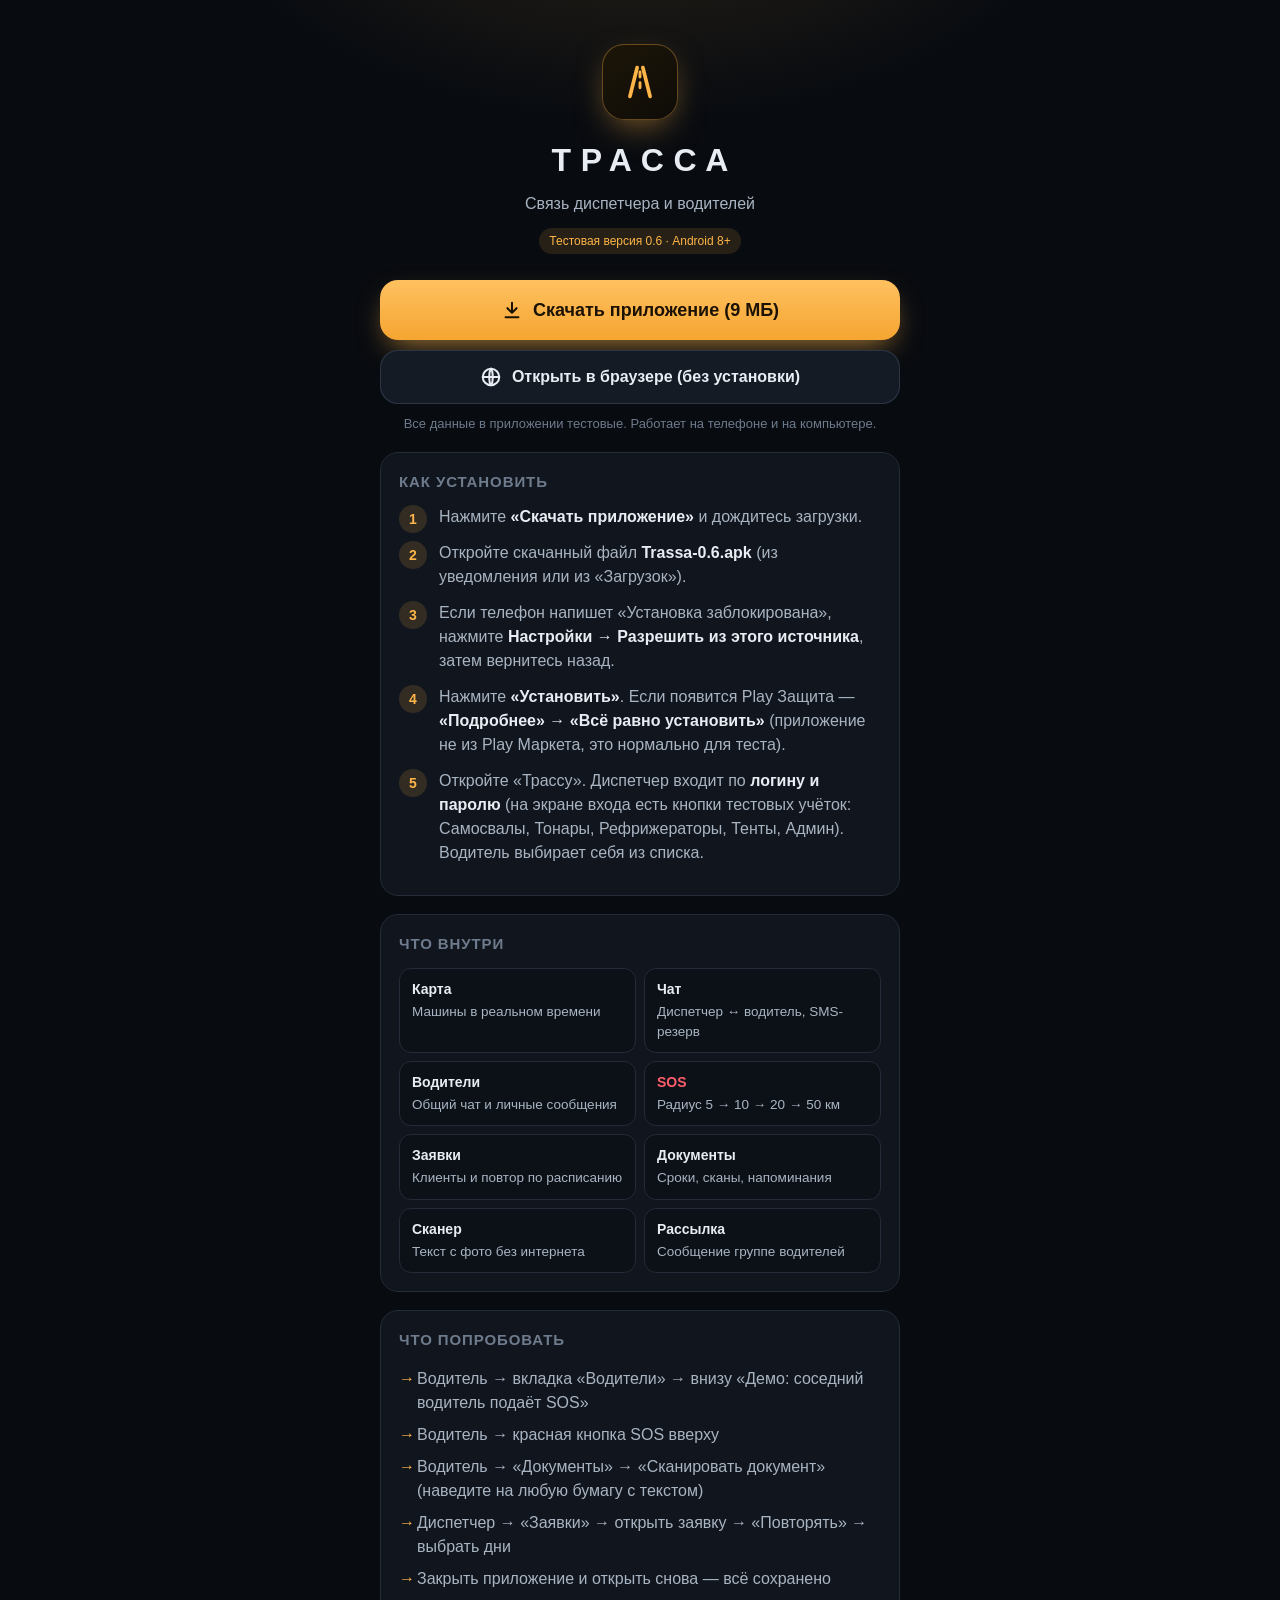
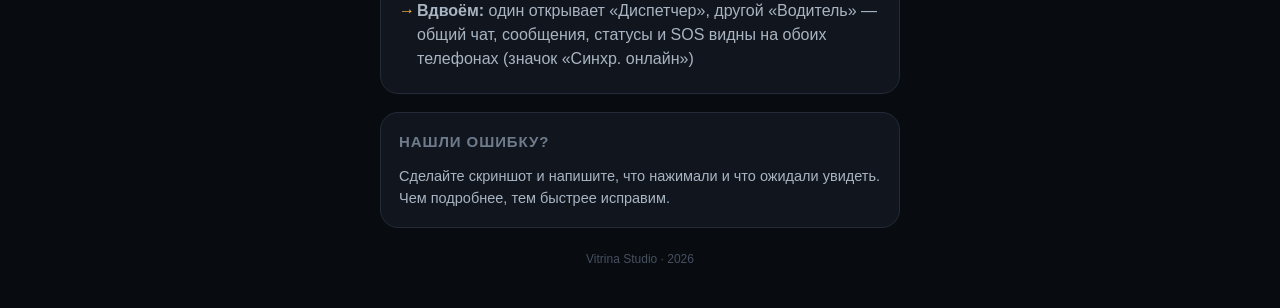
<file: index.html>
<!DOCTYPE html>
<html lang="ru">
<head>
<meta charset="utf-8">
<meta name="viewport" content="width=device-width, initial-scale=1, viewport-fit=cover">
<meta name="theme-color" content="#080B10">
<meta name="robots" content="noindex">
<title>Трасса — тестовая версия</title>
<link rel="icon" href="data:image/svg+xml,%3Csvg xmlns='http://www.w3.org/2000/svg' viewBox='0 0 32 32'%3E%3Crect width='32' height='32' rx='8' fill='%230B0F14'/%3E%3Cpath d='M9 25 L14 7 M23 25 L18 7' stroke='%23FFB547' stroke-width='2.6' stroke-linecap='round'/%3E%3Cpath d='M16 10v3M16 17v3' stroke='%23FFB547' stroke-width='2' stroke-linecap='round'/%3E%3C/svg%3E">
<style>
:root{--bg:#080B10;--panel:#11161E;--line:#222B37;--tx:#E8EDF3;--tx2:#A9B4C2;--mut:#6E7B8C;--amber:#FFB547;--red:#FF5C6C;--move:#3DDC97}
*{box-sizing:border-box;margin:0;padding:0}
body{min-height:100vh;background:radial-gradient(700px 420px at 50% -8%,rgba(255,181,71,.16),transparent 65%),var(--bg);color:var(--tx);
  font:16px/1.5 -apple-system,"Segoe UI",Roboto,"Helvetica Neue",Arial,sans-serif;padding:32px 16px calc(40px + env(safe-area-inset-bottom))}
.wrap{max-width:520px;margin:0 auto}
.brand{text-align:center;margin:12px 0 26px}
.mark{width:76px;height:76px;margin:0 auto 16px;border-radius:22px;display:grid;place-items:center;background:linear-gradient(145deg,#1d1608,#0e0c08);box-shadow:inset 0 0 0 1px rgba(255,181,71,.35),0 12px 34px -10px rgba(255,181,71,.55)}
.mark svg{width:46px;height:46px}
h1{font-size:32px;letter-spacing:.3em;padding-left:.3em;font-weight:800}
.sub{color:var(--tx2);margin-top:8px}
.ver{display:inline-block;margin-top:12px;font-size:12px;color:var(--amber);background:rgba(255,181,71,.12);padding:4px 10px;border-radius:20px}
.dl{display:flex;align-items:center;justify-content:center;gap:10px;width:100%;height:60px;border-radius:18px;margin:6px 0 10px;
  background:linear-gradient(180deg,#FFC160,#F5A531);color:#1c1204;font-size:18px;font-weight:800;text-decoration:none;box-shadow:0 12px 30px -10px rgba(255,181,71,.7)}
.dl svg{width:22px;height:22px}
.note{text-align:center;color:var(--mut);font-size:13px}
.dl.web{background:#141B25;color:var(--tx);box-shadow:inset 0 0 0 1px #2c3644;font-size:16px;height:54px}
.card{background:var(--panel);border:1px solid var(--line);border-radius:18px;padding:18px;margin-top:18px}
.card h2{font-size:15px;letter-spacing:.06em;text-transform:uppercase;color:var(--mut);margin-bottom:12px}
ol{list-style:none;counter-reset:s}
ol li{counter-increment:s;position:relative;padding:0 0 12px 40px;color:var(--tx2)}
ol li::before{content:counter(s);position:absolute;left:0;top:0;width:28px;height:28px;border-radius:50%;background:rgba(255,181,71,.14);color:var(--amber);font-weight:800;display:grid;place-items:center;font-size:14px}
ol li b{color:var(--tx)}
.feat{display:grid;grid-template-columns:1fr 1fr;gap:8px}
.feat div{background:#0C1118;border:1px solid var(--line);border-radius:12px;padding:10px 12px;font-size:13.5px;color:var(--tx2)}
.feat b{display:block;color:var(--tx);font-size:14px;margin-bottom:2px}
.feat .sos b{color:var(--red)}
.try li{color:var(--tx2);padding:4px 0 4px 18px;position:relative;list-style:none}
.try li::before{content:"→";position:absolute;left:0;color:var(--amber)}
.foot{text-align:center;color:#46505f;font-size:12px;margin-top:22px}
</style>
</head>
<body>
<div class="wrap">
  <div class="brand">
    <div class="mark"><svg viewBox="0 0 32 32"><path d="M9 26 L14 6 M23 26 L18 6" stroke="#FFB547" stroke-width="2.6" stroke-linecap="round" fill="none"/><path d="M16 9v3.5M16 16.5V20" stroke="#FFB547" stroke-width="2" stroke-linecap="round"/></svg></div>
    <h1>ТРАССА</h1>
    <div class="sub">Связь диспетчера и водителей</div>
    <div class="ver">Тестовая версия 0.6 · Android 8+</div>
  </div>

  <a class="dl" href="Trassa.apk" download="Trassa-0.6.apk">
    <svg viewBox="0 0 24 24" fill="none" stroke="currentColor" stroke-width="2.2" stroke-linecap="round" stroke-linejoin="round"><path d="M12 4v11M7 10l5 5 5-5M5 20h14"/></svg>
    Скачать приложение (9 МБ)
  </a>
  <a class="dl web" href="app/">
    <svg viewBox="0 0 24 24" fill="none" stroke="currentColor" stroke-width="2.2" stroke-linecap="round" stroke-linejoin="round"><circle cx="12" cy="12" r="9"/><path d="M3 12h18M12 3c2.5 2.8 2.5 15.2 0 18M12 3c-2.5 2.8-2.5 15.2 0 18"/></svg>
    Открыть в браузере (без установки)
  </a>
  <div class="note">Все данные в приложении тестовые. Работает на телефоне и на компьютере.</div>

  <div class="card">
    <h2>Как установить</h2>
    <ol>
      <li>Нажмите <b>«Скачать приложение»</b> и дождитесь загрузки.</li>
      <li>Откройте скачанный файл <b>Trassa-0.6.apk</b> (из уведомления или из «Загрузок»).</li>
      <li>Если телефон напишет «Установка заблокирована», нажмите <b>Настройки → Разрешить из этого источника</b>, затем вернитесь назад.</li>
      <li>Нажмите <b>«Установить»</b>. Если появится Play Защита — <b>«Подробнее» → «Всё равно установить»</b> (приложение не из Play Маркета, это нормально для теста).</li>
      <li>Откройте «Трассу». Диспетчер входит по <b>логину и паролю</b> (на экране входа есть кнопки тестовых учёток: Самосвалы, Тонары, Рефрижераторы, Тенты, Админ). Водитель выбирает себя из списка.</li>
    </ol>
  </div>

  <div class="card">
    <h2>Что внутри</h2>
    <div class="feat">
      <div><b>Карта</b>Машины в реальном времени</div>
      <div><b>Чат</b>Диспетчер ↔ водитель, SMS-резерв</div>
      <div><b>Водители</b>Общий чат и личные сообщения</div>
      <div class="sos"><b>SOS</b>Радиус 5 → 10 → 20 → 50 км</div>
      <div><b>Заявки</b>Клиенты и повтор по расписанию</div>
      <div><b>Документы</b>Сроки, сканы, напоминания</div>
      <div><b>Сканер</b>Текст с фото без интернета</div>
      <div><b>Рассылка</b>Сообщение группе водителей</div>
    </div>
  </div>

  <div class="card">
    <h2>Что попробовать</h2>
    <ul class="try">
      <li>Водитель → вкладка «Водители» → внизу «Демо: соседний водитель подаёт SOS»</li>
      <li>Водитель → красная кнопка SOS вверху</li>
      <li>Водитель → «Документы» → «Сканировать документ» (наведите на любую бумагу с текстом)</li>
      <li>Диспетчер → «Заявки» → открыть заявку → «Повторять» → выбрать дни</li>
      <li>Закрыть приложение и открыть снова — всё сохранено</li>
      <li><b>Вдвоём:</b> один открывает «Диспетчер», другой «Водитель» — общий чат, сообщения, статусы и SOS видны на обоих телефонах (значок «Синхр. онлайн»)</li>
    </ul>
  </div>

  <div class="card">
    <h2>Нашли ошибку?</h2>
    <div style="color:var(--tx2);font-size:14.5px">Сделайте скриншот и напишите, что нажимали и что ожидали увидеть. Чем подробнее, тем быстрее исправим.</div>
  </div>

  <div class="foot">Vitrina Studio · 2026</div>
</div>
</body>
</html>
</file>
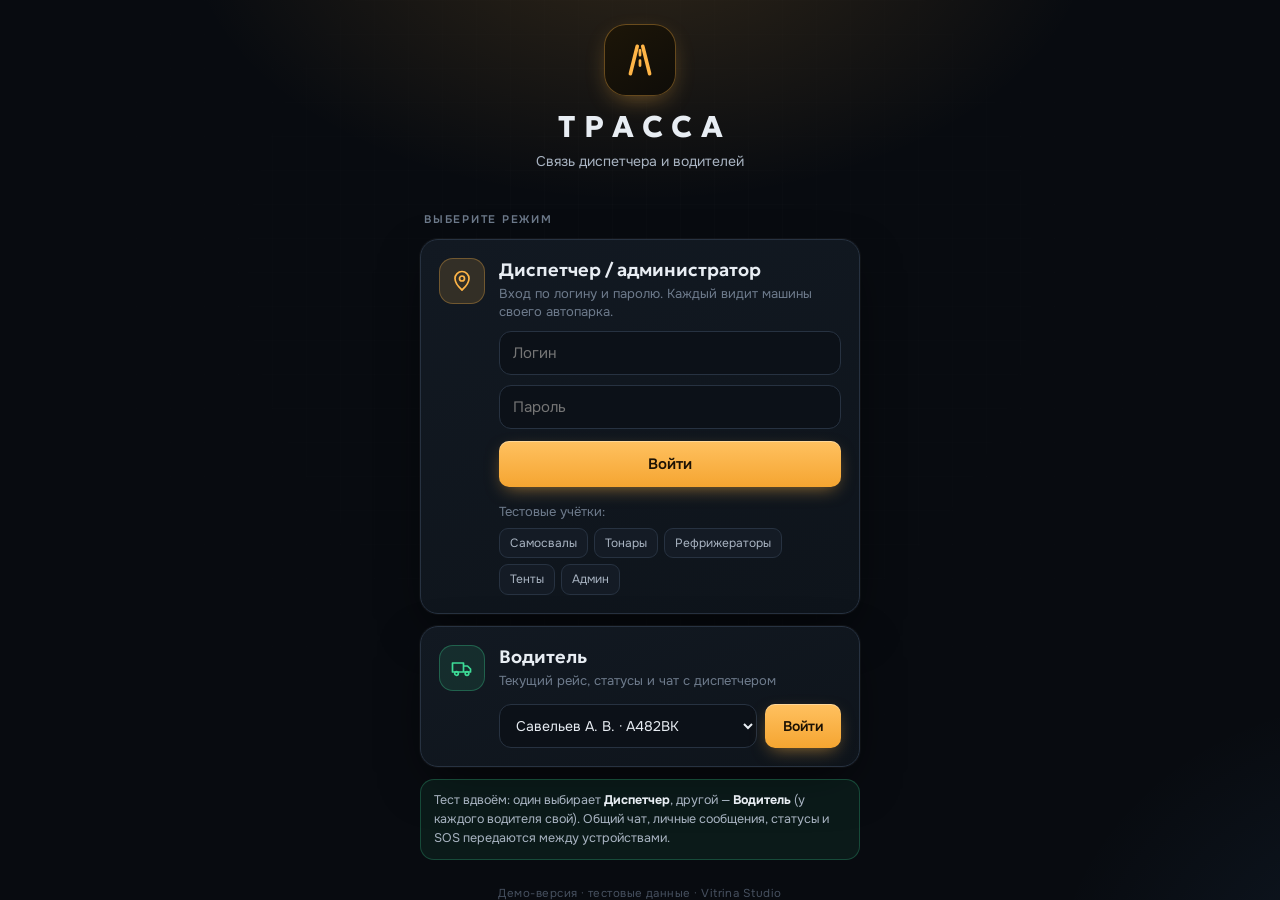
<file: app/index.html>
<!DOCTYPE html>
<html lang="ru">
<head>
<meta charset="utf-8">
<meta name="viewport" content="width=device-width, initial-scale=1, viewport-fit=cover">
<meta name="theme-color" content="#080B10">
<meta name="robots" content="noindex">
<title>Трасса — рабочее место диспетчера</title>
<link rel="preconnect" href="https://fonts.googleapis.com">
<link rel="preconnect" href="https://fonts.gstatic.com" crossorigin>
<link href="https://fonts.googleapis.com/css2?family=Geologica:wght@400;500;600;700&family=Onest:wght@400;500;600;700&family=JetBrains+Mono:wght@400;500;600&display=swap" rel="stylesheet">
<link rel="stylesheet" href="leaflet.css">
<link rel="stylesheet" href="app.css">
<link rel="icon" href="data:image/svg+xml,%3Csvg xmlns='http://www.w3.org/2000/svg' viewBox='0 0 32 32'%3E%3Crect width='32' height='32' rx='8' fill='%230B0F14'/%3E%3Cpath d='M9 25 L14 7 M23 25 L18 7' stroke='%23FFB547' stroke-width='2.6' stroke-linecap='round'/%3E%3Cpath d='M16 10v3M16 17v3' stroke='%23FFB547' stroke-width='2' stroke-linecap='round'/%3E%3C/svg%3E">
</head>
<body>
<div class="app" id="app">

  <!-- ============ NAV ============ -->
  <aside class="nav">
    <div class="brand">
      <div class="brand-mark">
        <svg viewBox="0 0 32 32"><path d="M9 26 L14 6 M23 26 L18 6" stroke="currentColor" stroke-width="2.6" stroke-linecap="round" fill="none"/><path d="M16 9v3.5M16 16.5V20" stroke="currentColor" stroke-width="2" stroke-linecap="round"/></svg>
      </div>
      <div class="brand-text">
        <div class="brand-name">ТРАССА</div>
        <div class="brand-sub">пульт диспетчера</div>
      </div>
    </div>

    <nav class="nav-list" id="navList">
      <a href="#monitoring" data-view="monitoring" class="nav-item">
        <svg viewBox="0 0 24 24"><path d="M12 21s-7-6.2-7-11.5A7 7 0 0 1 19 9.5C19 14.8 12 21 12 21z"/><circle cx="12" cy="9.5" r="2.5"/></svg>
        <span>Мониторинг</span><b class="nav-badge live" id="navLive">LIVE</b>
      </a>
      <a href="#chat" data-view="chat" class="nav-item">
        <svg viewBox="0 0 24 24"><path d="M4 5h16v11H9l-5 4z"/></svg>
        <span>Связь</span><b class="nav-badge" id="navUnread" hidden>0</b>
      </a>
      <a href="#orders" data-view="orders" class="nav-item">
        <svg viewBox="0 0 24 24"><path d="M6 3h12v18H6z"/><path d="M9 8h6M9 12h6M9 16h3"/></svg>
        <span>Заявки</span><b class="nav-badge" id="navOrders" hidden>0</b>
      </a>
      <a href="#broadcast" data-view="broadcast" class="nav-item m-hide">
        <svg viewBox="0 0 24 24"><path d="M4 10v4h3l6 4V6L7 10z"/><path d="M17 8.5a5 5 0 0 1 0 7M19.5 6a8.5 8.5 0 0 1 0 12"/></svg>
        <span>Рассылка</span>
      </a>
      <div class="nav-sep">База</div>
      <a href="#drivers" data-view="drivers" class="nav-item">
        <svg viewBox="0 0 24 24"><circle cx="12" cy="8" r="3.6"/><path d="M4.5 20c.8-4 3.8-6 7.5-6s6.7 2 7.5 6"/></svg>
        <span>Водители</span><i class="nav-count" id="navDrivers"></i>
      </a>
      <a href="#vehicles" data-view="vehicles" class="nav-item m-hide">
        <svg viewBox="0 0 24 24"><path d="M2.5 7h11v9h-11zM13.5 10h4l3 3v3h-7z"/><circle cx="6.5" cy="17.5" r="1.8"/><circle cx="17" cy="17.5" r="1.8"/></svg>
        <span>Транспорт</span><i class="nav-count" id="navVehicles"></i>
      </a>
      <a href="#clients" data-view="clients" class="nav-item m-hide">
        <svg viewBox="0 0 24 24"><path d="M4 20V8l8-4 8 4v12z"/><path d="M9 20v-6h6v6"/></svg>
        <span>Клиенты</span><i class="nav-count" id="navClients"></i>
      </a>
      <a href="#docs" data-view="docs" class="nav-item m-hide">
        <svg viewBox="0 0 24 24"><rect x="3.5" y="5" width="17" height="14" rx="2"/><circle cx="9" cy="11" r="2.2"/><path d="M6 16c.6-1.6 1.7-2.4 3-2.4s2.4.8 3 2.4M14.5 10h3M14.5 13.5h3"/></svg>
        <span>Документы</span><b class="nav-badge warn" id="navDocs" hidden>0</b>
      </a>
      <a class="nav-item m-hide" id="navScan" href="#scan">
        <svg viewBox="0 0 24 24"><path d="M4 8V5.5A1.5 1.5 0 0 1 5.5 4H8M16 4h2.5A1.5 1.5 0 0 1 20 5.5V8M20 16v2.5a1.5 1.5 0 0 1-1.5 1.5H16M8 20H5.5A1.5 1.5 0 0 1 4 18.5V16"/><path d="M8 9.5h8M8 12.5h8M8 15.5h5"/></svg>
        <span>Сканер текста</span>
      </a>
      <a class="nav-item m-only-flex" id="navMore" href="#more">
        <svg viewBox="0 0 24 24"><circle cx="5.5" cy="12" r="1.6"/><circle cx="12" cy="12" r="1.6"/><circle cx="18.5" cy="12" r="1.6"/></svg>
        <span>Ещё</span>
      </a>
      <a href="#users" data-view="users" class="nav-item admin-only m-hide">
        <svg viewBox="0 0 24 24"><circle cx="9" cy="8" r="3.2"/><path d="M3 19c.6-3.4 3-5 6-5s5.4 1.6 6 5"/><path d="M16 5.5a3 3 0 0 1 0 5.6M18 14.3c1.7.6 2.8 2.1 3 4.7"/></svg>
        <span>Пользователи</span>
      </a>
      <a href="#log" data-view="log" class="nav-item admin-only m-hide">
        <svg viewBox="0 0 24 24"><path d="M6 3h9l4 4v14H6z"/><path d="M9 11h7M9 15h7M9 7h4"/></svg>
        <span>Журнал действий</span>
      </a>
    </nav>

    <div class="nav-foot">
      <div class="sync-badge"></div>
      <div class="integration" id="integration">
        <div class="int-row"><span class="pulse"></span><b>ГЛОНАСС-мониторинг</b></div>
        <div class="int-meta">EGTS · <span id="intCount">14</span> трекеров · <span id="intPackets">0</span> пакетов</div>
        <div class="int-demo">демо-данные</div>
      </div>
      <div class="made">Vitrina Studio · 2026</div>
    </div>
  </aside>

  <!-- ============ MAIN ============ -->
  <main class="main">
    <header class="top">
      <div class="top-title">
        <h1 id="viewTitle">Мониторинг</h1>
        <div class="top-sub" id="viewSub">Москва · транспорт в реальном времени</div>
      </div>
      <div class="kpis" id="kpis">
        <div class="kpi"><i class="dot move"></i><b id="kMove">0</b><span>в движении</span></div>
        <div class="kpi"><i class="dot park"></i><b id="kPark">0</b><span>стоянка</span></div>
        <div class="kpi"><i class="dot off"></i><b id="kOff">0</b><span>offline</span></div>
        <div class="kpi"><i class="dot msg"></i><b id="kMsg">0</b><span>сообщений сегодня</span></div>
      </div>
      <div class="top-right">
        <button class="btn ghost phone-toggle" id="phoneToggle" title="Открыть приложение водителя">
          <svg viewBox="0 0 24 24"><rect x="7" y="2.5" width="10" height="19" rx="2.5"/><path d="M11 18.5h2"/></svg>
          Приложение водителя
        </button>
        <div class="clock" id="clock">--:--</div>
        <button class="btn ghost sq m-only" id="roleBtn" title="Сменить режим"><svg viewBox="0 0 24 24"><path d="M7 7h11l-3-3M17 17H6l3 3"/></svg></button>
        <select id="fleetSel" class="fleet-sel" title="Какой автопарк показывать" hidden></select>
        <span id="fleetChip" class="fleet-chip" hidden></span>
        <div class="user">
          <div class="avatar a-amber" id="uAva">—</div>
          <div class="user-meta">
            <b id="uName">—</b>
            <span id="uRole" class="u-role">—</span>
          </div>
          <button class="btn ghost sq" id="logoutBtn" title="Выйти"><svg viewBox="0 0 24 24"><path d="M15 4h3a2 2 0 0 1 2 2v12a2 2 0 0 1-2 2h-3M10 16l-4-4 4-4M6 12h10"/></svg></button>
        </div>
      </div>
    </header>
    <div class="sos-bar" id="sosBar" hidden></div>

    <!-- ---------- MONITORING ---------- -->
    <section class="view" id="v-monitoring">
      <div class="mon">
        <div class="map-wrap">
          <div id="map"></div>
          <div class="map-hud">
            <div class="hud-chip"><span class="pulse sm"></span>Поток данных: <b id="hudRate">—</b></div>
          </div>
          <div class="map-legend">
            <span><i class="dot move"></i>движется</span>
            <span><i class="dot park"></i>стоянка</span>
            <span><i class="dot off"></i>нет связи</span>
          </div>
          <div class="map-tools">
            <button class="maptool" id="fitAll" title="Показать все ТС"><svg viewBox="0 0 24 24"><path d="M4 9V4h5M20 9V4h-5M4 15v5h5M20 15v5h-5"/></svg></button>
          </div>

          <!-- vehicle detail card -->
          <div class="vcard" id="vcard" hidden></div>

          <!-- track history bar -->
          <div class="trackbar" id="trackbar" hidden>
            <div class="tb-head">
              <b>История трека</b><span id="tbPlate"></span>
              <div class="seg" id="tbPeriod">
                <button data-p="1" class="on">1 час</button>
                <button data-p="3">3 часа</button>
                <button data-p="8">Смена</button>
              </div>
              <button class="x" id="tbClose">×</button>
            </div>
            <div class="tb-body">
              <button class="play" id="tbPlay"><svg viewBox="0 0 24 24"><path d="M8 5l11 7-11 7z"/></svg></button>
              <input type="range" id="tbRange" min="0" max="1000" value="1000">
              <div class="tb-stats" id="tbStats"></div>
            </div>
          </div>
        </div>

        <div class="vlist">
          <div class="vlist-head">
            <div class="search"><svg viewBox="0 0 24 24"><circle cx="11" cy="11" r="6.5"/><path d="M16 16l4 4"/></svg><input id="vSearch" placeholder="Госномер, водитель…"></div>
            <div class="chips" id="vFilter">
              <button data-f="all" class="on">Все <i id="fAll"></i></button>
              <button data-f="move">Движутся <i id="fMove"></i></button>
              <button data-f="park">Стоят <i id="fPark"></i></button>
              <button data-f="off">Offline <i id="fOff"></i></button>
            </div>
          </div>
          <div class="vlist-body" id="vList"></div>
        </div>
      </div>
    </section>

    <!-- ---------- CHAT ---------- -->
    <section class="view" id="v-chat">
      <div class="chat">
        <div class="convs">
          <div class="convs-head">
            <div class="search"><svg viewBox="0 0 24 24"><circle cx="11" cy="11" r="6.5"/><path d="M16 16l4 4"/></svg><input id="cSearch" placeholder="Поиск водителя"></div>
            <div class="sync-badge"></div>
          </div>
          <div class="convs-body" id="convList"></div>
        </div>
        <div class="thread">
          <div class="thread-head" id="threadHead"></div>
          <div class="thread-body" id="threadBody"></div>
          <div class="composer">
            <div class="tpl-pop" id="tplPop" hidden></div>
            <div class="comp-row">
              <button class="btn ghost sq" id="scanBtn" title="Распознать текст с фото"><svg viewBox="0 0 24 24"><path d="M4 8V5.5A1.5 1.5 0 0 1 5.5 4H8M16 4h2.5A1.5 1.5 0 0 1 20 5.5V8M20 16v2.5a1.5 1.5 0 0 1-1.5 1.5H16M8 20H5.5A1.5 1.5 0 0 1 4 18.5V16"/><path d="M8 9.5h8M8 12.5h8M8 15.5h5"/></svg></button>
              <button class="btn ghost sq" id="tplBtn" title="Шаблоны"><svg viewBox="0 0 24 24"><path d="M5 4h14v16H5z"/><path d="M8.5 8.5h7M8.5 12h7M8.5 15.5h4"/></svg></button>
              <textarea id="msgInput" rows="1" placeholder="Сообщение водителю…  (Enter — отправить)"></textarea>
              <div class="chan" title="Канал отправки">
                <select id="chanSelect">
                  <option value="auto">Приложение → SMS</option>
                  <option value="sms">Только SMS</option>
                </select>
              </div>
              <button class="btn primary" id="sendBtn">Отправить<svg viewBox="0 0 24 24"><path d="M4 12l16-8-6 16-2.5-6.5z"/></svg></button>
            </div>
            <div class="comp-hint">Если приложение водителя не подтвердит доставку за <b>6 с</b> (демо), сообщение уйдёт по SMS через шлюз SMS Aero.</div>
          </div>
        </div>
        <div class="cinfo" id="chatInfo"></div>
      </div>
    </section>

    <!-- ---------- BROADCAST ---------- -->
    <section class="view" id="v-broadcast">
      <div class="bc">
        <div class="bc-col">
          <div class="card">
            <div class="card-h"><b>1. Кому</b><span id="bcCount">0 выбрано</span></div>
            <div class="chips wrap" id="bcGroups"></div>
            <div class="bc-list" id="bcList"></div>
          </div>
        </div>
        <div class="bc-col">
          <div class="card">
            <div class="card-h"><b>2. Сообщение</b></div>
            <div class="tpl-grid" id="bcTpls"></div>
            <textarea id="bcText" rows="5" placeholder="Текст рассылки…"></textarea>
            <div class="bc-opts">
              <label class="radio"><input type="radio" name="bcChan" value="auto" checked><span>Приложение, при недоставке — SMS</span></label>
              <label class="radio"><input type="radio" name="bcChan" value="sms"><span>Только SMS</span></label>
            </div>
            <div class="bc-cost" id="bcCost"></div>
            <button class="btn primary wide" id="bcSend">Отправить рассылку</button>
          </div>
        </div>
        <div class="bc-col">
          <div class="card grow">
            <div class="card-h"><b>3. Доставка</b><span id="bcSummary"></span></div>
            <div class="bc-res" id="bcRes"><div class="empty">Здесь появится статус по каждому водителю: доставлено в приложение, прочитано или ушло по SMS.</div></div>
          </div>
        </div>
      </div>
    </section>

    <!-- ---------- DRIVERS ---------- -->
    <section class="view" id="v-drivers">
      <div class="tbl-wrap">
        <div class="toolbar">
          <div class="search"><svg viewBox="0 0 24 24"><circle cx="11" cy="11" r="6.5"/><path d="M16 16l4 4"/></svg><input id="dSearch" placeholder="ФИО, телефон, госномер…"></div>
          <select id="dStatus" class="sel">
            <option value="">Все статусы</option>
            <option>На рейсе</option><option>Свободен</option><option>Выходной</option><option>Больничный</option>
          </select>
          <div class="grow"></div>
          <label class="btn ghost">Импорт CSV<input type="file" id="dImport" accept=".csv,text/csv" hidden></label>
          <button class="btn ghost" id="dExport">Экспорт в Excel</button>
          <button class="btn primary" id="dAdd">+ Водитель</button>
        </div>
        <div class="tbl-scroll"><table class="tbl" id="dTable"></table></div>
      </div>
    </section>

    <!-- ---------- VEHICLES ---------- -->
    <section class="view" id="v-vehicles">
      <div class="tbl-wrap">
        <div class="toolbar">
          <div class="search"><svg viewBox="0 0 24 24"><circle cx="11" cy="11" r="6.5"/><path d="M16 16l4 4"/></svg><input id="tSearch" placeholder="Госномер, модель, IMEI…"></div>
          <select id="tType" class="sel">
            <option value="">Все автопарки</option>
            <option value="dump">Самосвалы</option><option value="tonar">Тонары</option><option value="reefer">Рефрижераторы</option><option value="tent">Тентованные фуры</option>
          </select>
          <div class="grow"></div>
          <label class="btn ghost">Импорт CSV<input type="file" id="tImport" accept=".csv,text/csv" hidden></label>
          <button class="btn ghost" id="tExport">Экспорт в Excel</button>
          <button class="btn primary" id="tAdd">+ Транспорт</button>
        </div>
        <div class="tbl-scroll"><table class="tbl" id="tTable"></table></div>
      </div>
    </section>

    <!-- ---------- ORDERS ---------- -->
    <section class="view" id="v-orders">
      <div class="tbl-wrap">
        <div class="toolbar">
          <div class="search"><svg viewBox="0 0 24 24"><circle cx="11" cy="11" r="6.5"/><path d="M16 16l4 4"/></svg><input id="oSearch" placeholder="№, клиент, адрес, груз…"></div>
          <div class="seg" id="oRange">
            <button data-r="today" class="on">Сегодня</button><button data-r="tomorrow">Завтра</button><button data-r="week">7 дней</button><button data-r="all">Все</button>
          </div>
          <select id="oStatus" class="sel"><option value="">Все статусы</option><option>Новая</option><option>Назначена</option><option>В пути</option><option>Выполнена</option><option>Отменена</option></select>
          <div class="grow"></div>
          <button class="btn ghost" id="oTpl">Повторяющиеся <i class="cnt" id="oTplCount"></i></button>
          <button class="btn primary" id="oAdd">+ Заявка</button>
        </div>
        <div class="tbl-scroll"><table class="tbl" id="oTable"></table></div>
      </div>
    </section>

    <!-- ---------- CLIENTS ---------- -->
    <section class="view" id="v-clients">
      <div class="tbl-wrap">
        <div class="toolbar">
          <div class="search"><svg viewBox="0 0 24 24"><circle cx="11" cy="11" r="6.5"/><path d="M16 16l4 4"/></svg><input id="kSearch" placeholder="Название, ИНН, телефон…"></div>
          <div class="grow"></div>
          <button class="btn primary" id="kAdd">+ Клиент</button>
        </div>
        <div class="tbl-scroll"><table class="tbl" id="kTable"></table></div>
      </div>
    </section>

    <!-- ---------- DOCUMENTS ---------- -->
    <section class="view" id="v-docs">
      <div class="tbl-wrap">
        <div class="toolbar">
          <div class="search"><svg viewBox="0 0 24 24"><circle cx="11" cy="11" r="6.5"/><path d="M16 16l4 4"/></svg><input id="xSearch" placeholder="Документ, водитель, госномер…"></div>
          <div class="seg" id="xFilter">
            <button data-f="all" class="on">Все</button><button data-f="soon">Истекают</button><button data-f="bad">Просрочены</button><button data-f="nofile">Без скана</button>
          </div>
          <select id="xOwner" class="sel"><option value="">Водители и ТС</option><option value="d">Водители</option><option value="v">Транспорт</option></select>
          <div class="grow"></div>
          <button class="btn primary" id="xAdd">+ Документ</button>
        </div>
        <div class="tbl-scroll"><table class="tbl" id="xTable"></table></div>
      </div>
    </section>

    <!-- ---------- USERS ---------- -->
    <section class="view" id="v-users">
      <div class="tbl-wrap">
        <div class="toolbar">
          <span class="muted">Логин и пароль у каждого свой. Диспетчер видит только свои автопарки.</span>
          <div class="grow"></div>
          <button class="btn primary" id="uAdd">+ Пользователь</button>
        </div>
        <div class="tbl-scroll"><table class="tbl" id="uTable"></table></div>
      </div>
    </section>

    <!-- ---------- LOG ---------- -->
    <section class="view" id="v-log">
      <div class="tbl-wrap">
        <div class="toolbar">
          <div class="search"><svg viewBox="0 0 24 24"><circle cx="11" cy="11" r="6.5"/><path d="M16 16l4 4"/></svg><input id="lSearch" placeholder="Поиск по журналу"></div>
          <div class="grow"></div>
          <span class="muted">Все действия пользователей записываются. Доступно только администратору.</span>
        </div>
        <div class="tbl-scroll"><table class="tbl" id="lTable"></table></div>
      </div>
    </section>
  </main>

  <!-- ============ DRIVER PHONE ============ -->
  <div class="phone-dock" id="phoneDock" hidden>
    <div class="phone-ctrl">
      <span>Вы — водитель:</span>
      <select id="phoneDriver"></select>
      <label class="tog" title="Выключите, чтобы проверить отправку по SMS"><input type="checkbox" id="phoneNet" checked><i></i><span>Интернет</span></label>
      <button class="btn ghost" id="phTestSos" title="Соседний водитель подаёт SOS">Тест: SOS рядом</button>
      <button class="x" id="phoneClose">×</button>
    </div>
    <div class="phone">
      <div class="ph-notch"></div>
      <div class="ph-status"><span id="phTime">12:00</span><span class="ph-icons"><i id="phNetIcon">LTE</i> ▮▮▮ 82%</span></div>
      <div class="ph-sms" id="phSms" hidden></div>
      <div class="ph-app">
        <div class="ph-head">
          <div class="ph-brand">ТРАССА <span>водитель</span></div>
          <div class="ph-who" id="phWho"></div>
          <button class="ph-sos" id="phSosBtn" title="Сигнал SOS">SOS</button>
          <button class="ph-role" id="phRole" title="Сменить режим"><svg viewBox="0 0 24 24"><path d="M7 7h11l-3-3M17 17H6l3 3"/></svg></button>
        </div>
        <div class="sync-badge ph"></div>
        <div class="ph-trip" id="phTrip"></div>
        <div class="ph-map" id="phMap"></div>
        <div class="ph-quick" id="phQuick"></div>
        <div class="ph-tabs" id="phTabs">
          <button data-tab="disp" class="on">Диспетчер<i></i></button>
          <button data-tab="drivers">Водители<i></i></button>
          <button data-tab="general">Общий чат<i></i></button>
          <button data-tab="docs">Документы</button>
        </div>
        <div class="ph-sos-status" id="phSos" hidden></div>
        <div class="ph-sos-in" id="phSosIn" hidden></div>
        <div class="ph-chat" id="phChat"></div>
        <div class="ph-offline" id="phOffline" hidden>Нет интернета. Сообщения диспетчера придут по SMS.</div>
        <div class="ph-comp">
          <button class="ph-scan" id="phScan" title="Текст с фото"><svg viewBox="0 0 24 24"><path d="M4 8V5.5A1.5 1.5 0 0 1 5.5 4H8M16 4h2.5A1.5 1.5 0 0 1 20 5.5V8M20 16v2.5a1.5 1.5 0 0 1-1.5 1.5H16M8 20H5.5A1.5 1.5 0 0 1 4 18.5V16"/><path d="M8 9.5h8M8 12.5h8M8 15.5h5"/></svg></button>
          <input id="phInput" placeholder="Сообщение диспетчеру">
          <button id="phSend"><svg viewBox="0 0 24 24"><path d="M4 12l16-8-6 16-2.5-6.5z"/></svg></button>
        </div>
      </div>
    </div>
  </div>

  <!-- ============ START (role choice) ============ -->
  <div class="start" id="start" hidden>
    <div class="start-in">
      <div class="start-brand">
        <div class="brand-mark big"><svg viewBox="0 0 32 32"><path d="M9 26 L14 6 M23 26 L18 6" stroke="currentColor" stroke-width="2.6" stroke-linecap="round" fill="none"/><path d="M16 9v3.5M16 16.5V20" stroke="currentColor" stroke-width="2" stroke-linecap="round"/></svg></div>
        <div class="start-name">ТРАССА</div>
        <div class="start-sub">Связь диспетчера и водителей</div>
      </div>
      <div class="start-h">Выберите режим</div>
      <form class="role-card login" id="loginForm" autocomplete="on">
        <div class="rc-ic"><svg viewBox="0 0 24 24"><path d="M12 21s-7-6.2-7-11.5A7 7 0 0 1 19 9.5C19 14.8 12 21 12 21z"/><circle cx="12" cy="9.5" r="2.5"/></svg></div>
        <div class="rc-t"><b>Диспетчер / администратор</b><span>Вход по логину и паролю. Каждый видит машины своего автопарка.</span>
          <input id="lgLogin" name="username" autocomplete="username" autocapitalize="none" spellcheck="false" placeholder="Логин">
          <input id="lgPass" name="password" type="password" autocomplete="current-password" placeholder="Пароль">
          <div class="lg-err" id="lgErr" hidden></div>
          <button class="btn primary lg-go" type="submit">Войти</button>
          <div class="lg-demo"><span>Тестовые учётки:</span>
            <button type="button" data-demo="samosval">Самосвалы</button><button type="button" data-demo="tonar">Тонары</button><button type="button" data-demo="ref">Рефрижераторы</button><button type="button" data-demo="tent">Тенты</button><button type="button" data-demo="admin">Админ</button>
          </div>
        </div>
      </form>
      <div class="role-card drv">
        <div class="rc-ic"><svg viewBox="0 0 24 24"><path d="M2.5 7h11v9h-11zM13.5 10h4l3 3v3h-7z"/><circle cx="6.5" cy="17.5" r="1.8"/><circle cx="17" cy="17.5" r="1.8"/></svg></div>
        <div class="rc-t"><b>Водитель</b><span>Текущий рейс, статусы и чат с диспетчером</span>
          <div class="rc-row"><select id="startDriver"></select><button class="btn primary" data-role="driver">Войти</button></div>
        </div>
      </div>
      <div class="start-tip">Тест вдвоём: один выбирает <b>Диспетчер</b>, другой — <b>Водитель</b> (у каждого водителя свой). Общий чат, личные сообщения, статусы и SOS передаются между устройствами.</div>
      <div class="start-foot">Демо-версия · тестовые данные · Vitrina Studio<br><button class="linkbtn" id="resetDemo">Сбросить демо-данные</button></div>
    </div>
  </div>

  <!-- ============ MODAL / TOASTS ============ -->
  <div class="modal" id="modal" hidden>
    <div class="modal-box" id="modalBox"></div>
  </div>
  <div class="toasts" id="toasts"></div>
  <div class="viewer" id="viewer" hidden></div>
  <div class="scanner" id="scanner" hidden></div>
  <div class="more-sheet" id="moreSheet" hidden>
    <div class="ms-box">
      <a href="#broadcast" data-view="broadcast">Рассылка</a>
      <a href="#vehicles" data-view="vehicles">Транспорт</a>
      <a href="#clients" data-view="clients">Клиенты</a>
      <a href="#docs" data-view="docs">Документы</a>
      <button id="msScan" class="ms-scan">📷 Сканер: текст с фото</button>
      <a href="#log" data-view="log" class="admin-only">Журнал действий</a>
      <a href="#users" data-view="users" class="admin-only">Пользователи</a>
      <button id="msRole">Выйти</button>
    </div>
  </div>
</div>

<script src="leaflet.js"></script>
<script src="mapdata.js"></script>
<script src="routes.js"></script>
<script src="app.js"></script>
</body>
</html>
</file>
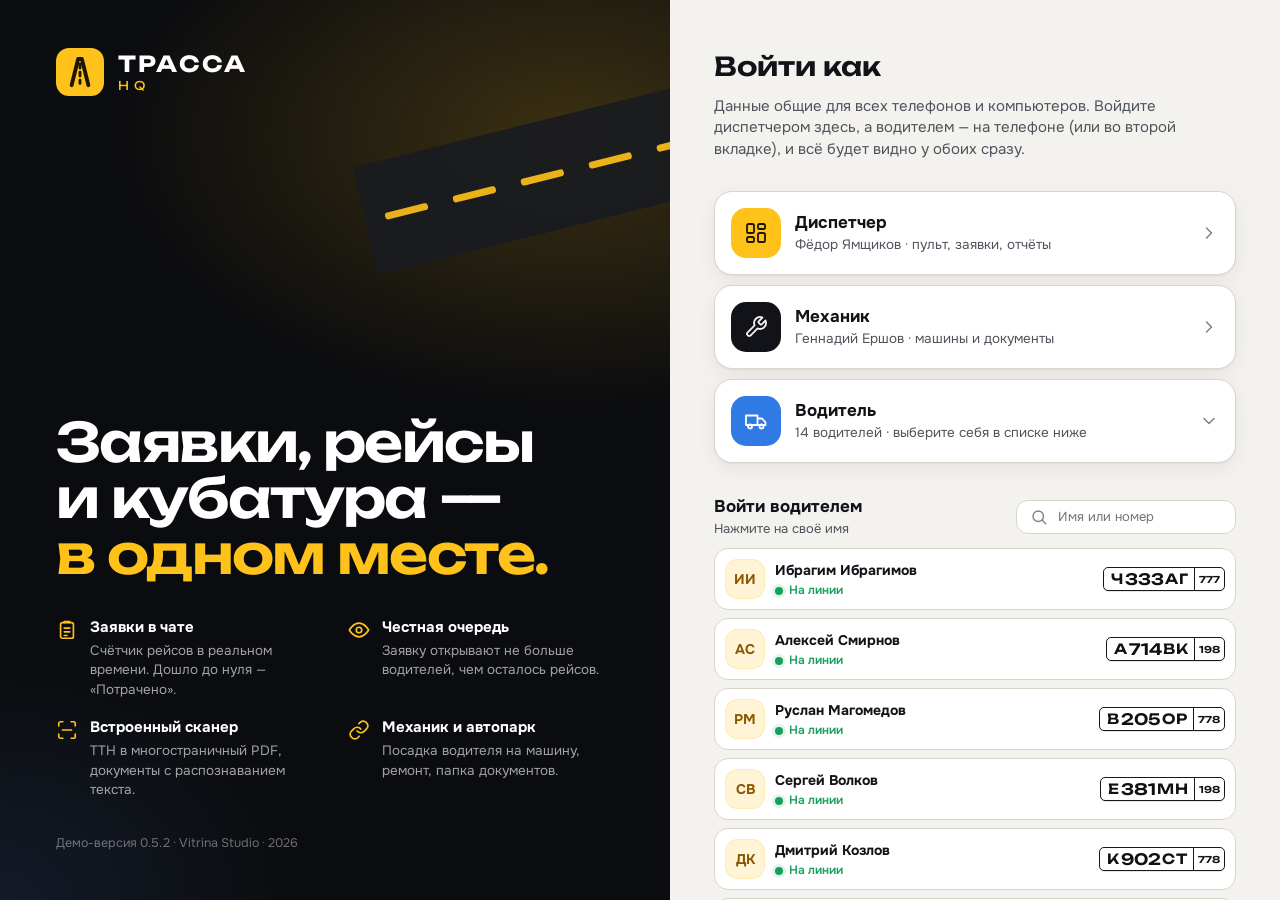
<file: hq/index.html>
<!doctype html>
<html lang="ru" data-theme="dark">
<head>
<meta charset="utf-8">
<meta name="viewport" content="width=device-width, initial-scale=1, maximum-scale=1, viewport-fit=cover">
<title>Трасса HQ</title>
<meta name="description" content="Трасса HQ — заявки, рейсы, кубатура, водители и машины">
<meta name="theme-color" content="#0c0d10">
<link rel="manifest" href="manifest.webmanifest">
<link rel="apple-touch-icon" href="icons/apple-touch-icon.png">
<meta name="apple-mobile-web-app-capable" content="yes">
<meta name="mobile-web-app-capable" content="yes">
<meta name="apple-mobile-web-app-status-bar-style" content="black-translucent">
<meta name="apple-mobile-web-app-title" content="Трасса HQ">
<link rel="icon" href="data:image/svg+xml,%3Csvg xmlns='http://www.w3.org/2000/svg' viewBox='0 0 40 40'%3E%3Crect width='40' height='40' rx='11' fill='%23FFC21A'/%3E%3Cpath d='M13 31L18.5 9h3L27 31' fill='none' stroke='%231a1400' stroke-width='3.2' stroke-linecap='round'/%3E%3C/svg%3E">
<link rel="preconnect" href="https://fonts.googleapis.com">
<link rel="preconnect" href="https://fonts.gstatic.com" crossorigin>
<link href="https://fonts.googleapis.com/css2?family=Onest:wght@400;500;600;700;800&family=Unbounded:wght@500;600;700;800&display=swap" rel="stylesheet">
<link rel="stylesheet" href="hq.css?v=56">
</head>
<body>
<div id="app"></div>
<div id="modal-root"></div>
<div id="scanner" hidden></div>
<div id="toasts"></div>
<script src="core.js?v=56"></script>
<script src="edge.js?v=56"></script>
<script src="scanner.js?v=56"></script>
<script src="ui.js?v=56"></script>
<script src="disp.js?v=56"></script>
<script src="driver.js?v=56"></script>
<script src="mech.js?v=56"></script>
<script src="main.js?v=56"></script>
<script>if ('serviceWorker' in navigator && location.protocol === 'https:' && !window.TrassaApp) navigator.serviceWorker.register('sw.js').catch(() => {});</script>
</body>
</html>
</file>
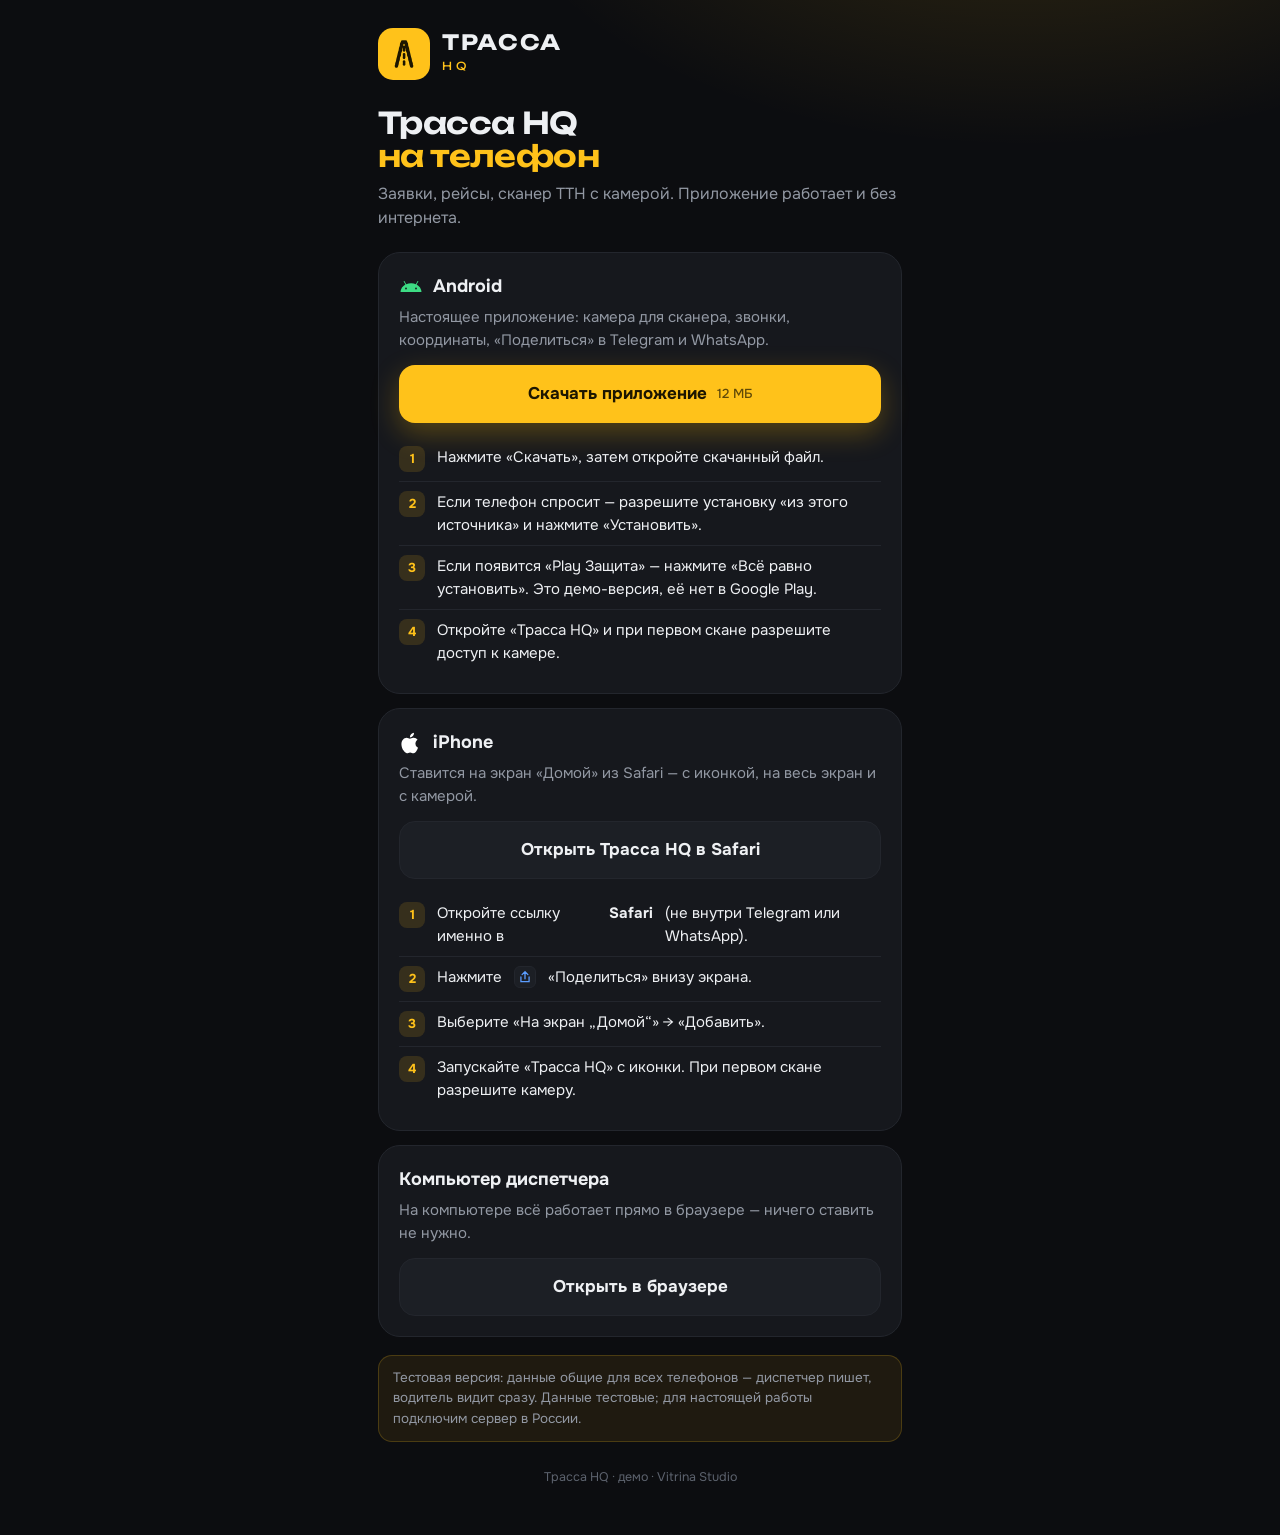
<file: hq/install.html>
<!doctype html>
<html lang="ru">
<head>
<meta charset="utf-8">
<meta name="viewport" content="width=device-width, initial-scale=1, viewport-fit=cover">
<title>Установить Трасса HQ</title>
<meta name="description" content="Трасса HQ на телефон: Android-приложение и iPhone">
<meta name="theme-color" content="#0c0d10">
<link rel="apple-touch-icon" href="icons/apple-touch-icon.png">
<link rel="icon" href="icons/icon-192.png">
<link rel="preconnect" href="https://fonts.googleapis.com">
<link rel="preconnect" href="https://fonts.gstatic.com" crossorigin>
<link href="https://fonts.googleapis.com/css2?family=Onest:wght@400;500;600;700&family=Unbounded:wght@600;700&display=swap" rel="stylesheet">
<style>
  :root { --bg: #0c0d10; --card: #16181d; --card2: #1c1f25; --line: #23262d; --text: #eef0f3; --mute: #9298a3; --acc: #ffc21a; --ink: #1d1600; }
  * { box-sizing: border-box; }
  body { margin: 0; background: radial-gradient(900px 500px at 80% -10%, rgba(255, 194, 26, .16), transparent 60%), var(--bg); color: var(--text); font: 16px/1.5 'Onest', system-ui, sans-serif; -webkit-font-smoothing: antialiased; }
  .wrap { max-width: 560px; margin: 0 auto; padding: max(28px, env(safe-area-inset-top)) 18px 48px; }
  .brand { display: flex; align-items: center; gap: 12px; margin-bottom: 26px; }
  .brand img { width: 52px; height: 52px; border-radius: 15px; }
  .brand b { font-family: 'Unbounded', sans-serif; font-size: 21px; letter-spacing: .08em; display: block; line-height: 1; }
  .brand span { font-family: 'Unbounded', sans-serif; font-size: 11px; letter-spacing: .35em; color: var(--acc); }
  h1 { font-family: 'Unbounded', sans-serif; font-weight: 600; font-size: 30px; line-height: 1.1; letter-spacing: -.02em; margin: 0 0 10px; }
  h1 em { font-style: normal; color: var(--acc); }
  .lead { color: var(--mute); margin: 0 0 22px; }
  .card { background: var(--card); border: 1px solid var(--line); border-radius: 22px; padding: 20px; margin-bottom: 14px; }
  .card h2 { display: flex; align-items: center; gap: 10px; font-size: 18px; margin: 0 0 6px; }
  .card h2 svg { width: 24px; height: 24px; }
  .card p { color: var(--mute); margin: 0 0 14px; font-size: 15px; }
  .btn { display: flex; align-items: center; justify-content: center; gap: 10px; height: 58px; border-radius: 16px; font-weight: 700; font-size: 17px; text-decoration: none; }
  .btn.acc { background: var(--acc); color: var(--ink); box-shadow: 0 10px 28px rgba(255, 186, 0, .28); }
  .btn.soft { background: var(--card2); color: var(--text); border: 1px solid var(--line); }
  .btn small { font-weight: 500; opacity: .7; font-size: 13px; }
  ol { margin: 14px 0 0; padding: 0; list-style: none; counter-reset: s; }
  ol li { counter-increment: s; display: flex; gap: 12px; padding: 9px 0; border-top: 1px solid var(--line); font-size: 15px; }
  ol li:first-child { border-top: 0; }
  ol li::before { content: counter(s); flex: none; width: 26px; height: 26px; border-radius: 8px; background: rgba(255, 194, 26, .14); color: var(--acc); font-weight: 700; display: grid; place-items: center; font-size: 13px; }
  .ico { display: inline-grid; place-items: center; width: 22px; height: 22px; border-radius: 6px; background: var(--card2); border: 1px solid var(--line); vertical-align: -5px; }
  .ico svg { width: 14px; height: 14px; }
  .note { font-size: 13.5px; color: var(--mute); background: rgba(255, 194, 26, .08); border: 1px solid rgba(255, 194, 26, .2); border-radius: 14px; padding: 12px 14px; margin-top: 18px; }
  .hide { display: none; }
  footer { text-align: center; color: #5d636e; font-size: 12.5px; margin-top: 26px; }
</style>
</head>
<body>
<div class="wrap">
  <div class="brand"><img src="icons/icon-192.png" alt=""><div><b>ТРАССА</b><span>HQ</span></div></div>
  <h1>Трасса HQ<br><em>на телефон</em></h1>
  <p class="lead">Заявки, рейсы, сканер ТТН с камерой. Приложение работает и без интернета.</p>

  <div class="card" id="android">
    <h2><svg viewBox="0 0 24 24" fill="#3ddc84"><path d="M17.6 9.5l1.7-3a.4.4 0 0 0-.7-.4l-1.8 3.1A10.6 10.6 0 0 0 12 8.3c-1.7 0-3.3.3-4.8.9L5.4 6.1a.4.4 0 0 0-.7.4l1.7 3A9.6 9.6 0 0 0 1.5 17h21a9.6 9.6 0 0 0-4.9-7.5zM7 14.4a.9.9 0 1 1 0-1.8.9.9 0 0 1 0 1.8zm10 0a.9.9 0 1 1 0-1.8.9.9 0 0 1 0 1.8z"/></svg>Android</h2>
    <p>Настоящее приложение: камера для сканера, звонки, координаты, «Поделиться» в Telegram и WhatsApp.</p>
    <a class="btn acc" href="../TrassaHQ.apk" download="TrassaHQ-0.5.2.apk">Скачать приложение <small>12 МБ</small></a>
    <ol>
      <li>Нажмите «Скачать», затем откройте скачанный файл.</li>
      <li>Если телефон спросит — разрешите установку «из этого источника» и нажмите «Установить».</li>
      <li>Если появится «Play Защита» — нажмите «Всё равно установить». Это демо-версия, её нет в Google Play.</li>
      <li>Откройте «Трасса HQ» и при первом скане разрешите доступ к камере.</li>
    </ol>
  </div>

  <div class="card" id="iphone">
    <h2><svg viewBox="0 0 24 24" fill="#fff"><path d="M16.4 12.7c0-2.6 2.1-3.8 2.2-3.9a4.8 4.8 0 0 0-3.8-2c-1.6-.2-3.1.9-3.9.9s-2-.9-3.4-.9a5 5 0 0 0-4.2 2.6c-1.8 3.1-.5 7.7 1.3 10.2.9 1.2 1.9 2.6 3.2 2.6s1.8-.8 3.3-.8 2 .8 3.4.8 2.2-1.3 3.1-2.5a10 10 0 0 0 1.4-2.9 4.4 4.4 0 0 1-2.6-4.1zM13.9 5.1A4.5 4.5 0 0 0 15 1.8a4.6 4.6 0 0 0-3 1.5 4.3 4.3 0 0 0-1.1 3.2 3.8 3.8 0 0 0 3-1.4z"/></svg>iPhone</h2>
    <p>Ставится на экран «Домой» из Safari — с иконкой, на весь экран и с камерой.</p>
    <a class="btn soft" href="./">Открыть Трасса HQ в Safari</a>
    <ol>
      <li>Откройте ссылку именно в <b>Safari</b> (не внутри Telegram или WhatsApp).</li>
      <li>Нажмите <span class="ico"><svg viewBox="0 0 24 24" fill="none" stroke="#5b9dff" stroke-width="2.2" stroke-linecap="round"><path d="M12 15V3M7 8l5-5 5 5M5 12v8h14v-8"/></svg></span> «Поделиться» внизу экрана.</li>
      <li>Выберите «На экран „Домой“» → «Добавить».</li>
      <li>Запускайте «Трасса HQ» с иконки. При первом скане разрешите камеру.</li>
    </ol>
  </div>

  <div class="card">
    <h2>Компьютер диспетчера</h2>
    <p>На компьютере всё работает прямо в браузере — ничего ставить не нужно.</p>
    <a class="btn soft" href="./">Открыть в браузере</a>
  </div>

  <div class="note">Тестовая версия: данные общие для всех телефонов — диспетчер пишет, водитель видит сразу. Данные тестовые; для настоящей работы подключим сервер в России.</div>
  <footer>Трасса HQ · демо · Vitrina Studio</footer>
</div>
<script>
  // на iPhone показываем инструкцию для iPhone первой
  if (/iPhone|iPad|iPod/.test(navigator.userAgent)) { const a = document.getElementById('android'), i = document.getElementById('iphone'); a.parentNode.insertBefore(i, a); }
</script>
</body>
</html>
</file>
<file: app/leaflet.css>
.leaflet-image-layer,.leaflet-layer,.leaflet-marker-icon,.leaflet-marker-shadow,.leaflet-pane,.leaflet-pane>canvas,.leaflet-pane>svg,.leaflet-tile,.leaflet-tile-container,.leaflet-zoom-box{position:absolute;left:0;top:0}.leaflet-container{overflow:hidden}.leaflet-marker-icon,.leaflet-marker-shadow,.leaflet-tile{-webkit-user-select:none;-moz-user-select:none;user-select:none;-webkit-user-drag:none}.leaflet-tile::selection{background:0 0}.leaflet-safari .leaflet-tile{image-rendering:-webkit-optimize-contrast}.leaflet-safari .leaflet-tile-container{width:1600px;height:1600px;-webkit-transform-origin:0 0}.leaflet-marker-icon,.leaflet-marker-shadow{display:block}.leaflet-container .leaflet-overlay-pane svg{max-width:none!important;max-height:none!important}.leaflet-container .leaflet-marker-pane img,.leaflet-container .leaflet-shadow-pane img,.leaflet-container .leaflet-tile,.leaflet-container .leaflet-tile-pane img,.leaflet-container img.leaflet-image-layer{max-width:none!important;max-height:none!important;width:auto;padding:0}.leaflet-container img.leaflet-tile{mix-blend-mode:plus-lighter}.leaflet-container.leaflet-touch-zoom{-ms-touch-action:pan-x pan-y;touch-action:pan-x pan-y}.leaflet-container.leaflet-touch-drag{-ms-touch-action:pinch-zoom;touch-action:none;touch-action:pinch-zoom}.leaflet-container.leaflet-touch-drag.leaflet-touch-zoom{-ms-touch-action:none;touch-action:none}.leaflet-container{-webkit-tap-highlight-color:transparent}.leaflet-container a{-webkit-tap-highlight-color:rgba(51,181,229,.4)}.leaflet-tile{filter:inherit;visibility:hidden}.leaflet-tile-loaded{visibility:inherit}.leaflet-zoom-box{width:0;height:0;-moz-box-sizing:border-box;box-sizing:border-box;z-index:800}.leaflet-overlay-pane svg{-moz-user-select:none}.leaflet-pane{z-index:400}.leaflet-tile-pane{z-index:200}.leaflet-overlay-pane{z-index:400}.leaflet-shadow-pane{z-index:500}.leaflet-marker-pane{z-index:600}.leaflet-tooltip-pane{z-index:650}.leaflet-popup-pane{z-index:700}.leaflet-map-pane canvas{z-index:100}.leaflet-map-pane svg{z-index:200}.leaflet-vml-shape{width:1px;height:1px}.lvml{behavior:url(#default#VML);display:inline-block;position:absolute}.leaflet-control{position:relative;z-index:800;pointer-events:visiblePainted;pointer-events:auto}.leaflet-bottom,.leaflet-top{position:absolute;z-index:1000;pointer-events:none}.leaflet-top{top:0}.leaflet-right{right:0}.leaflet-bottom{bottom:0}.leaflet-left{left:0}.leaflet-control{float:left;clear:both}.leaflet-right .leaflet-control{float:right}.leaflet-top .leaflet-control{margin-top:10px}.leaflet-bottom .leaflet-control{margin-bottom:10px}.leaflet-left .leaflet-control{margin-left:10px}.leaflet-right .leaflet-control{margin-right:10px}.leaflet-fade-anim .leaflet-popup{opacity:0;-webkit-transition:opacity .2s linear;-moz-transition:opacity .2s linear;transition:opacity .2s linear}.leaflet-fade-anim .leaflet-map-pane .leaflet-popup{opacity:1}.leaflet-zoom-animated{-webkit-transform-origin:0 0;-ms-transform-origin:0 0;transform-origin:0 0}svg.leaflet-zoom-animated{will-change:transform}.leaflet-zoom-anim .leaflet-zoom-animated{-webkit-transition:-webkit-transform .25s cubic-bezier(0,0,.25,1);-moz-transition:-moz-transform .25s cubic-bezier(0,0,.25,1);transition:transform .25s cubic-bezier(0,0,.25,1)}.leaflet-pan-anim .leaflet-tile,.leaflet-zoom-anim .leaflet-tile{-webkit-transition:none;-moz-transition:none;transition:none}.leaflet-zoom-anim .leaflet-zoom-hide{visibility:hidden}.leaflet-interactive{cursor:pointer}.leaflet-grab{cursor:-webkit-grab;cursor:-moz-grab;cursor:grab}.leaflet-crosshair,.leaflet-crosshair .leaflet-interactive{cursor:crosshair}.leaflet-control,.leaflet-popup-pane{cursor:auto}.leaflet-dragging .leaflet-grab,.leaflet-dragging .leaflet-grab .leaflet-interactive,.leaflet-dragging .leaflet-marker-draggable{cursor:move;cursor:-webkit-grabbing;cursor:-moz-grabbing;cursor:grabbing}.leaflet-image-layer,.leaflet-marker-icon,.leaflet-marker-shadow,.leaflet-pane>svg path,.leaflet-tile-container{pointer-events:none}.leaflet-image-layer.leaflet-interactive,.leaflet-marker-icon.leaflet-interactive,.leaflet-pane>svg path.leaflet-interactive,svg.leaflet-image-layer.leaflet-interactive path{pointer-events:visiblePainted;pointer-events:auto}.leaflet-container{background:#ddd;outline-offset:1px}.leaflet-container a{color:#0078a8}.leaflet-zoom-box{border:2px dotted #38f;background:rgba(255,255,255,.5)}.leaflet-container{font-family:"Helvetica Neue",Arial,Helvetica,sans-serif;font-size:12px;font-size:.75rem;line-height:1.5}.leaflet-bar{box-shadow:0 1px 5px rgba(0,0,0,.65);border-radius:4px}.leaflet-bar a{background-color:#fff;border-bottom:1px solid #ccc;width:26px;height:26px;line-height:26px;display:block;text-align:center;text-decoration:none;color:#000}.leaflet-bar a,.leaflet-control-layers-toggle{background-position:50% 50%;background-repeat:no-repeat;display:block}.leaflet-bar a:focus,.leaflet-bar a:hover{background-color:#f4f4f4}.leaflet-bar a:first-child{border-top-left-radius:4px;border-top-right-radius:4px}.leaflet-bar a:last-child{border-bottom-left-radius:4px;border-bottom-right-radius:4px;border-bottom:none}.leaflet-bar a.leaflet-disabled{cursor:default;background-color:#f4f4f4;color:#bbb}.leaflet-touch .leaflet-bar a{width:30px;height:30px;line-height:30px}.leaflet-touch .leaflet-bar a:first-child{border-top-left-radius:2px;border-top-right-radius:2px}.leaflet-touch .leaflet-bar a:last-child{border-bottom-left-radius:2px;border-bottom-right-radius:2px}.leaflet-control-zoom-in,.leaflet-control-zoom-out{font:bold 18px 'Lucida Console',Monaco,monospace;text-indent:1px}.leaflet-touch .leaflet-control-zoom-in,.leaflet-touch .leaflet-control-zoom-out{font-size:22px}.leaflet-control-layers{box-shadow:0 1px 5px rgba(0,0,0,.4);background:#fff;border-radius:5px}.leaflet-control-layers-toggle{background-image:url(images/layers.png);width:36px;height:36px}.leaflet-retina .leaflet-control-layers-toggle{background-image:url(images/layers-2x.png);background-size:26px 26px}.leaflet-touch .leaflet-control-layers-toggle{width:44px;height:44px}.leaflet-control-layers .leaflet-control-layers-list,.leaflet-control-layers-expanded .leaflet-control-layers-toggle{display:none}.leaflet-control-layers-expanded .leaflet-control-layers-list{display:block;position:relative}.leaflet-control-layers-expanded{padding:6px 10px 6px 6px;color:#333;background:#fff}.leaflet-control-layers-scrollbar{overflow-y:scroll;overflow-x:hidden;padding-right:5px}.leaflet-control-layers-selector{margin-top:2px;position:relative;top:1px}.leaflet-control-layers label{display:block;font-size:13px;font-size:1.08333em}.leaflet-control-layers-separator{height:0;border-top:1px solid #ddd;margin:5px -10px 5px -6px}.leaflet-default-icon-path{background-image:url(images/marker-icon.png)}.leaflet-container .leaflet-control-attribution{background:#fff;background:rgba(255,255,255,.8);margin:0}.leaflet-control-attribution,.leaflet-control-scale-line{padding:0 5px;color:#333;line-height:1.4}.leaflet-control-attribution a{text-decoration:none}.leaflet-control-attribution a:focus,.leaflet-control-attribution a:hover{text-decoration:underline}.leaflet-attribution-flag{display:inline!important;vertical-align:baseline!important;width:1em;height:.6669em}.leaflet-left .leaflet-control-scale{margin-left:5px}.leaflet-bottom .leaflet-control-scale{margin-bottom:5px}.leaflet-control-scale-line{border:2px solid #777;border-top:none;line-height:1.1;padding:2px 5px 1px;white-space:nowrap;-moz-box-sizing:border-box;box-sizing:border-box;background:rgba(255,255,255,.8);text-shadow:1px 1px #fff}.leaflet-control-scale-line:not(:first-child){border-top:2px solid #777;border-bottom:none;margin-top:-2px}.leaflet-control-scale-line:not(:first-child):not(:last-child){border-bottom:2px solid #777}.leaflet-touch .leaflet-bar,.leaflet-touch .leaflet-control-attribution,.leaflet-touch .leaflet-control-layers{box-shadow:none}.leaflet-touch .leaflet-bar,.leaflet-touch .leaflet-control-layers{border:2px solid rgba(0,0,0,.2);background-clip:padding-box}.leaflet-popup{position:absolute;text-align:center;margin-bottom:20px}.leaflet-popup-content-wrapper{padding:1px;text-align:left;border-radius:12px}.leaflet-popup-content{margin:13px 24px 13px 20px;line-height:1.3;font-size:13px;font-size:1.08333em;min-height:1px}.leaflet-popup-content p{margin:17px 0;margin:1.3em 0}.leaflet-popup-tip-container{width:40px;height:20px;position:absolute;left:50%;margin-top:-1px;margin-left:-20px;overflow:hidden;pointer-events:none}.leaflet-popup-tip{width:17px;height:17px;padding:1px;margin:-10px auto 0;pointer-events:auto;-webkit-transform:rotate(45deg);-moz-transform:rotate(45deg);-ms-transform:rotate(45deg);transform:rotate(45deg)}.leaflet-popup-content-wrapper,.leaflet-popup-tip{background:#fff;color:#333;box-shadow:0 3px 14px rgba(0,0,0,.4)}.leaflet-container a.leaflet-popup-close-button{position:absolute;top:0;right:0;border:none;text-align:center;width:24px;height:24px;font:16px/24px Tahoma,Verdana,sans-serif;color:#757575;text-decoration:none;background:0 0}.leaflet-container a.leaflet-popup-close-button:focus,.leaflet-container a.leaflet-popup-close-button:hover{color:#585858}.leaflet-popup-scrolled{overflow:auto}.leaflet-oldie .leaflet-popup-content-wrapper{-ms-zoom:1}.leaflet-oldie .leaflet-popup-tip{width:24px;margin:0 auto}.leaflet-oldie .leaflet-control-layers,.leaflet-oldie .leaflet-control-zoom,.leaflet-oldie .leaflet-popup-content-wrapper,.leaflet-oldie .leaflet-popup-tip{border:1px solid #999}.leaflet-div-icon{background:#fff;border:1px solid #666}.leaflet-tooltip{position:absolute;padding:6px;background-color:#fff;border:1px solid #fff;border-radius:3px;color:#222;white-space:nowrap;-webkit-user-select:none;-moz-user-select:none;-ms-user-select:none;user-select:none;pointer-events:none;box-shadow:0 1px 3px rgba(0,0,0,.4)}.leaflet-tooltip.leaflet-interactive{cursor:pointer;pointer-events:auto}.leaflet-tooltip-bottom:before,.leaflet-tooltip-left:before,.leaflet-tooltip-right:before,.leaflet-tooltip-top:before{position:absolute;pointer-events:none;border:6px solid transparent;background:0 0;content:""}.leaflet-tooltip-bottom{margin-top:6px}.leaflet-tooltip-top{margin-top:-6px}.leaflet-tooltip-bottom:before,.leaflet-tooltip-top:before{left:50%;margin-left:-6px}.leaflet-tooltip-top:before{bottom:0;margin-bottom:-12px;border-top-color:#fff}.leaflet-tooltip-bottom:before{top:0;margin-top:-12px;margin-left:-6px;border-bottom-color:#fff}.leaflet-tooltip-left{margin-left:-6px}.leaflet-tooltip-right{margin-left:6px}.leaflet-tooltip-left:before,.leaflet-tooltip-right:before{top:50%;margin-top:-6px}.leaflet-tooltip-left:before{right:0;margin-right:-12px;border-left-color:#fff}.leaflet-tooltip-right:before{left:0;margin-left:-12px;border-right-color:#fff}@media print{.leaflet-control{-webkit-print-color-adjust:exact;print-color-adjust:exact}}
</file>
<file: app/app.css>
:root{
  --bg:#080B10; --bg2:#0C1118; --panel:#10161E; --panel2:#141B25; --raise:#18212D;
  --line:#1D2632; --line2:#273241;
  --tx:#E8EDF3; --tx2:#A9B4C2; --mut:#6E7B8C;
  --amber:#FFB547; --amber2:#FFCD7A; --amberA:rgba(255,181,71,.14);
  --move:#3DDC97; --park:#5AA9FF; --off:#6B7584; --red:#FF5C6C; --violet:#A68BFF;
  --r:14px; --r2:10px;
  --f-d:'Geologica',system-ui,sans-serif; --f:'Onest',system-ui,sans-serif; --f-m:'JetBrains Mono',ui-monospace,monospace;
  --sh:0 18px 50px -12px rgba(0,0,0,.65), 0 0 0 1px rgba(255,255,255,.04);
}
*{box-sizing:border-box;margin:0;padding:0}
html,body{height:100%;background:var(--bg);color:var(--tx);font:14px/1.4 var(--f);-webkit-font-smoothing:antialiased;overflow:hidden}
button,input,select,textarea{font:inherit;color:inherit}
button{cursor:pointer;background:none;border:0}
svg{width:18px;height:18px;fill:none;stroke:currentColor;stroke-width:1.7;stroke-linecap:round;stroke-linejoin:round;flex:none}
[hidden]{display:none!important}
::-webkit-scrollbar{width:8px;height:8px}::-webkit-scrollbar-thumb{background:#222c39;border-radius:8px}::-webkit-scrollbar-track{background:transparent}
.muted{color:var(--mut);font-size:12.5px}
.mono{font-family:var(--f-m)}

.app{display:grid;grid-template-columns:232px 1fr;height:100vh;
  background:radial-gradient(1200px 600px at 85% -10%,rgba(255,181,71,.06),transparent 60%),radial-gradient(900px 600px at -10% 110%,rgba(90,169,255,.05),transparent 60%),var(--bg)}

/* ---------- nav ---------- */
.nav{display:flex;flex-direction:column;border-right:1px solid var(--line);background:linear-gradient(180deg,#0B1017,#090D13);padding:18px 14px}
.brand{display:flex;align-items:center;gap:11px;padding:4px 6px 22px}
.brand-mark{width:38px;height:38px;border-radius:11px;display:grid;place-items:center;color:var(--amber);
  background:linear-gradient(145deg,#1d1608,#0e0c08);box-shadow:inset 0 0 0 1px rgba(255,181,71,.35),0 8px 24px -8px rgba(255,181,71,.45)}
.brand-mark svg{width:24px;height:24px}
.brand-name{font:700 17px/1 var(--f-d);letter-spacing:.22em}
.brand-sub{font-size:11px;color:var(--mut);margin-top:4px;letter-spacing:.04em}
.nav-list{display:flex;flex-direction:column;gap:2px}
.nav-item{display:flex;align-items:center;gap:11px;padding:10px 11px;border-radius:10px;color:var(--tx2);text-decoration:none;font-weight:500;position:relative;transition:.15s}
.nav-item:hover{background:#121922;color:var(--tx)}
.nav-item.on{background:linear-gradient(90deg,rgba(255,181,71,.13),rgba(255,181,71,.03));color:var(--tx)}
.nav-item.on::before{content:"";position:absolute;left:-14px;top:9px;bottom:9px;width:3px;border-radius:0 3px 3px 0;background:var(--amber);box-shadow:0 0 12px var(--amber)}
.nav-item.on svg{color:var(--amber)}
.nav-item span{flex:1}
.nav-badge{font:600 10.5px/1 var(--f-m);padding:4px 6px;border-radius:6px;background:var(--red);color:#fff}
.nav-badge.live{background:rgba(61,220,151,.14);color:var(--move);letter-spacing:.06em}
.nav-count{font:500 11.5px var(--f-m);color:var(--mut);font-style:normal}
.nav-sep{font-size:10.5px;letter-spacing:.14em;text-transform:uppercase;color:#4a5566;padding:18px 11px 6px}
body:not(.admin) .admin-only{display:none}
.nav-foot{margin-top:auto}
.integration{border:1px solid var(--line);border-radius:12px;padding:12px;background:var(--panel)}
.int-row{display:flex;align-items:center;gap:8px;font-size:12.5px}
.int-meta{font:11px var(--f-m);color:var(--mut);margin-top:6px}
.int-demo{display:inline-block;margin-top:8px;font-size:10.5px;color:var(--amber);background:var(--amberA);padding:2px 7px;border-radius:5px}
.made{font-size:10.5px;color:#3d4757;text-align:center;margin-top:12px;letter-spacing:.06em}
.pulse{width:8px;height:8px;border-radius:50%;background:var(--move);box-shadow:0 0 0 0 rgba(61,220,151,.6);animation:pulse 1.8s infinite;flex:none}
.pulse.sm{width:7px;height:7px}
@keyframes pulse{70%{box-shadow:0 0 0 8px rgba(61,220,151,0)}100%{box-shadow:0 0 0 0 rgba(61,220,151,0)}}

/* ---------- top ---------- */
.main{display:flex;flex-direction:column;min-width:0;min-height:0}
.top{display:flex;align-items:center;gap:22px;padding:14px 22px;border-bottom:1px solid var(--line);background:rgba(8,11,16,.6);backdrop-filter:blur(10px)}
.top-title h1{font:600 21px/1.1 var(--f-d);letter-spacing:-.01em}
.top-sub{font-size:12.5px;color:var(--mut);margin-top:3px;white-space:nowrap}
.top-title{flex:none}
.kpis{display:flex;gap:8px;margin-left:12px}
.kpi{display:flex;align-items:center;gap:8px;padding:7px 12px;border:1px solid var(--line);border-radius:10px;background:var(--panel)}
.kpi b{font:600 15px var(--f-m)}
.kpi span{font-size:12px;color:var(--mut);white-space:nowrap}
.dot{width:8px;height:8px;border-radius:50%;display:inline-block;flex:none}
.dot.move{background:var(--move);box-shadow:0 0 8px var(--move)}
.dot.park{background:var(--park)}
.dot.off{background:var(--off)}
.dot.msg{background:var(--amber)}
.top-right{margin-left:auto;display:flex;align-items:center;gap:14px}
.clock{font:500 15px var(--f-m);color:var(--tx2);padding:0 4px}
.user{display:flex;align-items:center;gap:10px}
.avatar{width:34px;height:34px;border-radius:10px;display:grid;place-items:center;font:600 12.5px var(--f-d);flex:none}
.a-amber{background:linear-gradient(140deg,#4b3410,#2a1d08);color:var(--amber2)}
.a0{background:#16302a;color:#7fe8bf}.a1{background:#172a45;color:#8fc4ff}.a2{background:#2f2148;color:#c2adff}.a3{background:#3e2219;color:#ffb39a}.a4{background:#33300f;color:#ecdc7a}.a5{background:#183338;color:#87dfe9}
.user-meta b{display:block;font-size:13px;font-weight:600}
.user-meta select{background:none;border:0;color:var(--mut);font-size:12px;padding:0;cursor:pointer;outline:0}
.user-meta select option{background:var(--panel)}

.btn{display:inline-flex;align-items:center;justify-content:center;gap:8px;height:36px;padding:0 14px;border-radius:10px;font-weight:600;font-size:13px;transition:.15s;white-space:nowrap;cursor:pointer}
.btn.primary{background:linear-gradient(180deg,#FFC160,#F5A531);color:#1c1204;box-shadow:0 6px 18px -6px rgba(255,181,71,.6),inset 0 1px 0 rgba(255,255,255,.35)}
.btn.primary:hover{filter:brightness(1.07)}
.btn.primary svg{width:16px;height:16px}
.btn.ghost{border:1px solid var(--line2);background:var(--panel);color:var(--tx2)}
.btn.ghost:hover{color:var(--tx);border-color:#34404f}
.btn.sq{width:38px;padding:0}
.btn.wide{width:100%;height:44px;font-size:14px;margin-top:6px}
.btn.danger{background:rgba(255,92,108,.12);color:var(--red);border:1px solid rgba(255,92,108,.3)}
.phone-toggle.on{border-color:rgba(255,181,71,.5);color:var(--amber);background:var(--amberA)}

/* ---------- views ---------- */
.view{flex:1;min-height:0;display:none;animation:fade .25s ease}
.view.on{display:flex}
.view>*{flex:1;min-width:0}
@keyframes fade{from{opacity:0;transform:translateY(4px)}to{opacity:1;transform:none}}

/* ---------- monitoring ---------- */
.mon{display:grid;grid-template-columns:1fr 360px;min-height:0}
.map-wrap{position:relative;min-height:0}
#map{position:absolute;inset:0;background:#0A0F15}
.leaflet-container{background:#0A0F15;font-family:var(--f)}
.leaflet-control-zoom{border:0!important;box-shadow:var(--sh)!important;border-radius:10px!important;overflow:hidden}
.leaflet-control-zoom a{background:var(--panel2)!important;color:var(--tx2)!important;border-color:var(--line)!important;width:34px!important;height:34px!important;line-height:34px!important}
.leaflet-control-attribution{background:rgba(8,11,16,.7)!important;color:#4c5869!important;font-size:10px!important}
.leaflet-control-attribution a{color:#6c7a8d!important}
.map-hud{position:absolute;top:14px;left:58px;z-index:500;display:flex;gap:8px}
.hud-chip{display:flex;align-items:center;gap:8px;padding:8px 12px;border-radius:10px;background:rgba(16,22,30,.88);backdrop-filter:blur(8px);font-size:12.5px;color:var(--tx2);box-shadow:var(--sh)}
.hud-chip b{font-family:var(--f-m);color:var(--tx);font-weight:500}
.map-legend{position:absolute;left:14px;bottom:22px;z-index:500;display:flex;gap:14px;padding:8px 12px;border-radius:10px;background:rgba(16,22,30,.88);backdrop-filter:blur(8px);font-size:12px;color:var(--tx2);box-shadow:var(--sh)}
.map-legend span{display:flex;align-items:center;gap:6px}
.map-tools{position:absolute;right:14px;top:14px;z-index:500}
.maptool{width:36px;height:36px;border-radius:10px;background:rgba(16,22,30,.9);display:grid;place-items:center;color:var(--tx2);box-shadow:var(--sh)}
.maptool:hover{color:var(--amber)}
.district{font:600 10.5px var(--f-d);letter-spacing:.2em;text-transform:uppercase;color:rgba(160,175,195,.28);white-space:nowrap;pointer-events:none;transform:translate(-50%,-50%)}
.district.big{font-size:12px;color:rgba(255,181,71,.32)}

/* vehicle markers */
.veh{position:relative;width:0;height:0}
.veh .ring{position:absolute;left:-15px;top:-15px;width:30px;height:30px;border-radius:50%;background:radial-gradient(circle,var(--c) 0,transparent 70%);opacity:.28}
.veh .body{position:absolute;left:-11px;top:-11px;width:22px;height:22px;border-radius:50%;background:#0b1016;border:2px solid var(--c);display:grid;place-items:center;box-shadow:0 0 14px -2px var(--c)}
.veh .arrow{width:12px;height:12px;transition:transform .4s linear}
.veh .arrow path{fill:var(--c);stroke:none}
.veh .pin{width:6px;height:6px;border-radius:2px;background:var(--c)}
.veh .lab{position:absolute;left:16px;top:-11px;white-space:nowrap;font:600 11px var(--f-m);background:rgba(11,16,22,.92);border:1px solid var(--line2);color:var(--tx);padding:3px 6px;border-radius:6px;opacity:0;transform:translateX(-4px);transition:.18s;pointer-events:none}
.veh.hi .lab,.veh.sel .lab,.show-labels .veh .lab{opacity:1;transform:none}
.veh.sel .body{transform:scale(1.25);box-shadow:0 0 0 4px rgba(255,181,71,.25),0 0 22px var(--c)}
.veh.sel .lab{border-color:var(--amber);color:var(--amber2)}
.veh.s-move{--c:var(--move)}.veh.s-move .ring{animation:ring 2s infinite}
.veh.s-park{--c:var(--park)}.veh.s-off{--c:var(--off)}
.veh.s-off .body{border-style:dashed;box-shadow:none}
@keyframes ring{0%{transform:scale(.6);opacity:.5}100%{transform:scale(1.7);opacity:0}}
.ghost-veh{width:14px;height:14px;border-radius:50%;background:var(--amber);border:3px solid #1b1206;box-shadow:0 0 0 2px var(--amber),0 0 18px var(--amber);margin:-7px 0 0 -7px}
.stop-pin{width:18px;height:18px;margin:-9px 0 0 -9px;border-radius:5px;background:#1b2a40;border:1.5px solid var(--park);color:var(--park);font:700 10px/15px var(--f-m);text-align:center}
.leaflet-tooltip.tt{background:var(--panel2);border:1px solid var(--line2);color:var(--tx);border-radius:8px;box-shadow:var(--sh);font:12px var(--f);padding:6px 9px}
.leaflet-tooltip.tt::before{display:none}

/* vehicle list */
.vlist{border-left:1px solid var(--line);display:flex;flex-direction:column;min-height:0;background:var(--bg2)}
.vlist-head{padding:14px;border-bottom:1px solid var(--line);display:flex;flex-direction:column;gap:10px}
.search{display:flex;align-items:center;gap:8px;height:38px;padding:0 12px;border-radius:10px;background:var(--panel);border:1px solid var(--line);color:var(--mut);transition:.15s}
.search:focus-within{border-color:rgba(255,181,71,.45);box-shadow:0 0 0 3px rgba(255,181,71,.08)}
.search svg{width:16px;height:16px}
.search input{flex:1;min-width:0;background:none;border:0;outline:0;color:var(--tx)}
.search input::placeholder{color:var(--mut)}
.chips{display:flex;gap:6px}
.chips.wrap{flex-wrap:wrap;margin-bottom:12px}
.chips button{padding:6px 10px;border-radius:8px;font-size:12.5px;color:var(--tx2);background:var(--panel);border:1px solid var(--line);display:flex;gap:6px;align-items:center}
.chips button i{font:500 11px var(--f-m);font-style:normal;color:var(--mut)}
.chips button.on{background:var(--amberA);border-color:rgba(255,181,71,.4);color:var(--amber2)}
.chips button.on i{color:var(--amber)}
.vlist-body{overflow:auto;flex:1;padding:6px}
.vrow{display:grid;grid-template-columns:auto 1fr auto;gap:12px;align-items:center;padding:11px 10px;border-radius:12px;cursor:pointer;transition:.12s;border:1px solid transparent}
.vrow:hover{background:var(--panel)}
.vrow.sel{background:var(--panel2);border-color:rgba(255,181,71,.3)}
.vrow .vic{width:36px;height:36px;border-radius:10px;display:grid;place-items:center;background:var(--panel2);border:1px solid var(--line)}
.vrow .vic svg{width:19px;height:19px}
.vrow.s-move .vic{color:var(--move);background:rgba(61,220,151,.08);border-color:rgba(61,220,151,.2)}
.vrow.s-park .vic{color:var(--park);background:rgba(90,169,255,.08);border-color:rgba(90,169,255,.2)}
.vrow.s-off .vic{color:var(--off)}
.vrow .vm{min-width:0}
.vrow .vt{display:flex;align-items:center;gap:8px}
.vrow .vd{font-size:12.5px;color:var(--mut);white-space:nowrap;overflow:hidden;text-overflow:ellipsis;margin-top:3px}
.vrow .vs{text-align:right}
.vrow .spd{font:600 15px var(--f-m)}
.vrow .spd small{font-size:10.5px;color:var(--mut);font-weight:400;margin-left:2px}
.vrow .sig{font-size:11px;color:var(--mut);margin-top:3px;white-space:nowrap}
.vrow.s-off .sig{color:var(--red)}

/* RU plate */
.plate{display:inline-flex;align-items:stretch;height:21px;border:1.5px solid #c9d1db;border-radius:4px;background:#f4f6f8;color:#0d1117;font:700 12.5px/1 var(--f-m);overflow:hidden;letter-spacing:.02em;flex:none}
.plate .pn{padding:0 5px;display:flex;align-items:center}
.plate .pr{border-left:1.5px solid #c9d1db;padding:0 4px;display:flex;flex-direction:column;align-items:center;justify-content:center;font-size:9px;line-height:1}
.plate .pr i{font-style:normal;font-size:5.5px;letter-spacing:.04em;margin-top:1px;display:flex;align-items:center;gap:2px}
.plate .pr i::after{content:"";width:7px;height:4.5px;background:linear-gradient(#fff 33%,#2a5bd7 33% 66%,#e2332f 66%);outline:.5px solid #aaa}
.plate.lg{height:30px;font-size:17px}
.plate.lg .pr{font-size:12px;padding:0 6px}.plate.lg .pr i{font-size:7px}

/* vehicle card */
.vcard{position:absolute;right:14px;top:62px;width:350px;z-index:600;background:rgba(16,22,30,.96);backdrop-filter:blur(14px);border:1px solid var(--line2);border-radius:16px;box-shadow:var(--sh);overflow:hidden;animation:pop .2s ease}
@keyframes pop{from{opacity:0;transform:translateY(-6px) scale(.98)}}
.vc-top{padding:16px 16px 12px;display:flex;align-items:flex-start;gap:10px;border-bottom:1px solid var(--line)}
.vc-top .grow{flex:1}
.vc-model{font-size:12.5px;color:var(--mut);margin-top:7px;white-space:nowrap}
.x{width:28px;height:28px;border-radius:8px;color:var(--mut);font-size:20px;line-height:1;display:grid;place-items:center}
.x:hover{background:var(--raise);color:var(--tx)}
.pill{display:inline-flex;align-items:center;gap:6px;font-size:11.5px;font-weight:600;padding:4px 9px;border-radius:7px;white-space:nowrap}
.pill.move{background:rgba(61,220,151,.12);color:var(--move)}
.pill.park{background:rgba(90,169,255,.12);color:var(--park)}
.pill.off{background:rgba(107,117,132,.18);color:#9aa5b4}
.pill.amber{background:var(--amberA);color:var(--amber2)}
.pill.red{background:rgba(255,92,108,.12);color:var(--red)}
.pill.violet{background:rgba(166,139,255,.13);color:var(--violet)}
.vc-speed{display:grid;grid-template-columns:1.1fr 1fr 1fr;border-bottom:1px solid var(--line)}
.vc-speed>div{padding:12px 16px;border-right:1px solid var(--line)}
.vc-speed>div:last-child{border:0}
.vc-speed b{display:block;font:600 22px var(--f-m)}
.vc-speed b small{font-size:11px;color:var(--mut);font-weight:400}
.vc-speed span{font-size:11px;color:var(--mut)}
.vc-sec{padding:12px 16px;border-bottom:1px solid var(--line)}
.vc-sec:last-child{border:0}
.kv{display:flex;justify-content:space-between;gap:10px;font-size:12.5px;padding:3px 0}
.kv span{color:var(--mut)}
.kv b{font-weight:500;text-align:right}
.drv{display:flex;align-items:center;gap:10px}
.drv b{display:block;font-size:13.5px}
.drv span{font-size:12px;color:var(--mut)}
.trip{display:grid;grid-template-columns:14px 1fr;gap:4px 10px;font-size:12.5px;margin-top:4px}
.trip .tl{display:flex;flex-direction:column;align-items:center;padding-top:4px}
.trip .tl i{width:8px;height:8px;border-radius:50%;border:2px solid var(--amber)}
.trip .tl i.e{background:var(--amber)}
.trip .tl u{flex:1;width:2px;background:repeating-linear-gradient(var(--line2) 0 3px,transparent 3px 6px);min-height:16px;margin:2px 0}
.trip small{display:block;color:var(--mut);font-size:11.5px}
.bar{height:5px;border-radius:5px;background:var(--line);overflow:hidden;margin-top:8px}
.bar i{display:block;height:100%;background:linear-gradient(90deg,var(--amber),#ffd58f);border-radius:5px}
.sensors{display:grid;grid-template-columns:repeat(3,1fr);gap:6px;margin-top:2px}
.sensors div{background:var(--panel2);border:1px solid var(--line);border-radius:9px;padding:7px 8px}
.sensors span{display:block;font-size:10.5px;color:var(--mut)}
.sensors b{font:500 12.5px var(--f-m)}
.vc-act{display:grid;grid-template-columns:1fr 1fr;gap:8px;padding:12px 16px 16px}
.vc-act .btn{height:38px}

/* trackbar */
.trackbar{position:absolute;left:14px;right:14px;bottom:62px;z-index:600;max-width:720px;margin:0 auto;background:rgba(16,22,30,.96);backdrop-filter:blur(14px);border:1px solid var(--line2);border-radius:14px;box-shadow:var(--sh);padding:12px 14px;animation:pop .2s}
.tb-head{display:flex;align-items:center;gap:10px}
.tb-head .seg{margin-left:auto}
.seg{display:flex;background:var(--panel);border:1px solid var(--line);border-radius:9px;padding:2px}
.seg button{padding:5px 10px;border-radius:7px;font-size:12px;color:var(--tx2)}
.seg button.on{background:var(--raise);color:var(--amber2);box-shadow:0 1px 0 rgba(255,255,255,.05)}
.tb-body{display:flex;align-items:center;gap:12px;margin-top:10px}
.play{width:34px;height:34px;border-radius:50%;background:var(--amber);color:#1b1205;display:grid;place-items:center;flex:none}
.play svg{fill:currentColor;stroke:none;width:15px;height:15px}
.tb-stats{font:12px var(--f-m);color:var(--tx2);white-space:nowrap;min-width:230px;text-align:right}
input[type=range]{flex:1;accent-color:var(--amber);height:4px}

/* ---------- chat ---------- */
.chat{display:grid;grid-template-columns:300px 1fr 300px;min-height:0}
.convs{border-right:1px solid var(--line);display:flex;flex-direction:column;min-height:0;background:var(--bg2)}
.convs-head{padding:14px;border-bottom:1px solid var(--line)}
.convs-body{overflow:auto;flex:1;padding:6px}
.conv{display:grid;grid-template-columns:auto 1fr auto;gap:10px;padding:10px;border-radius:12px;cursor:pointer;align-items:center}
.conv:hover{background:var(--panel)}
.conv.sel{background:var(--panel2);box-shadow:inset 0 0 0 1px rgba(255,181,71,.25)}
.conv .av{position:relative}
.conv .av .st{position:absolute;right:-2px;bottom:-2px;width:11px;height:11px;border-radius:50%;border:2.5px solid var(--bg2);background:var(--off)}
.conv .av .st.on{background:var(--move)}
.conv b{font-size:13.5px;font-weight:600;display:block;white-space:nowrap;overflow:hidden;text-overflow:ellipsis}
.conv .last{font-size:12.5px;color:var(--mut);white-space:nowrap;overflow:hidden;text-overflow:ellipsis;margin-top:2px}
.conv .meta{text-align:right;font-size:11px;color:var(--mut);display:flex;flex-direction:column;align-items:flex-end;gap:5px}
.unread{min-width:19px;height:19px;padding:0 5px;border-radius:10px;background:var(--amber);color:#1b1205;font:700 11px/19px var(--f-m);text-align:center}
.thread{display:flex;flex-direction:column;min-height:0;min-width:0}
.thread-head{display:flex;align-items:center;gap:12px;padding:12px 20px;border-bottom:1px solid var(--line);min-height:65px}
.thread-head .grow{flex:1;min-width:0}
.thread-head b{font-size:15px}
.thread-head .sub{font-size:12.5px;color:var(--mut);margin-top:2px;display:flex;gap:8px;align-items:center}
.thread-body{flex:1;overflow:auto;padding:22px 26px;display:flex;flex-direction:column;gap:4px;
  background:radial-gradient(600px 300px at 50% 0,rgba(255,181,71,.035),transparent 70%)}
.daysep{align-self:center;font-size:11.5px;color:var(--mut);background:var(--panel);border:1px solid var(--line);padding:3px 10px;border-radius:20px;margin:10px 0}
.msg{max-width:min(560px,72%);display:flex;flex-direction:column;margin-top:6px;animation:fade .2s}
.msg .bub{padding:10px 13px;border-radius:14px;font-size:14px;line-height:1.45;white-space:pre-wrap;word-wrap:break-word}
.msg.in{align-self:flex-start}
.msg.in .bub{background:var(--panel2);border:1px solid var(--line);border-bottom-left-radius:5px}
.msg.out{align-self:flex-end;align-items:flex-end}
.msg.out .bub{background:linear-gradient(160deg,#2a2111,#1f190f);border:1px solid rgba(255,181,71,.25);border-bottom-right-radius:5px}
.msg.out.sms .bub{background:linear-gradient(160deg,#211a33,#191527);border-color:rgba(166,139,255,.3)}
.msg .mt{display:flex;align-items:center;gap:6px;font-size:11px;color:var(--mut);margin-top:4px;padding:0 4px}
.msg .trip-tag{font:500 10.5px var(--f-m);color:var(--amber);background:var(--amberA);padding:1px 6px;border-radius:5px}
.ticks{font:600 11.5px var(--f-m);letter-spacing:-.15em;color:var(--mut)}
.ticks.read{color:var(--amber)}
.chanbadge{font:600 10px var(--f-m);padding:1px 5px;border-radius:4px;background:rgba(166,139,255,.15);color:var(--violet);letter-spacing:.04em}
.chanbadge.inapp{background:rgba(61,220,151,.1);color:var(--move)}
.fallback{font-size:11px;color:var(--violet);margin-top:3px;padding:0 4px;display:flex;gap:6px;align-items:center}
.fallback.wait{color:var(--amber)}
.spin{width:10px;height:10px;border:1.5px solid currentColor;border-right-color:transparent;border-radius:50%;animation:sp 1s linear infinite;display:inline-block}
@keyframes sp{to{transform:rotate(360deg)}}
.msg.sys{align-self:center;max-width:none}
.msg.sys .bub{background:none;padding:4px 12px;font-size:12.5px;color:var(--tx2);display:flex;gap:8px;align-items:center;border:1px dashed var(--line2);border-radius:20px}
.typing{align-self:flex-start;background:var(--panel2);border:1px solid var(--line);border-radius:14px;padding:12px 14px;display:flex;gap:4px;margin-top:6px}
.typing i{width:6px;height:6px;border-radius:50%;background:var(--mut);animation:ty 1.2s infinite}
.typing i:nth-child(2){animation-delay:.15s}.typing i:nth-child(3){animation-delay:.3s}
@keyframes ty{30%{transform:translateY(-4px);background:var(--tx2)}}
.composer{border-top:1px solid var(--line);padding:12px 20px 12px;position:relative;background:var(--bg2)}
.comp-row{display:flex;gap:8px;align-items:flex-end}
.comp-row textarea{flex:1;resize:none;min-height:38px;max-height:140px;background:var(--panel);border:1px solid var(--line);border-radius:10px;padding:9px 12px;outline:0;line-height:1.4}
.comp-row textarea:focus{border-color:rgba(255,181,71,.45)}
.chan select,.sel{height:38px;background:var(--panel);border:1px solid var(--line);border-radius:10px;padding:0 10px;color:var(--tx2);outline:0;cursor:pointer}
.sel{height:38px}
.comp-hint{font-size:11.5px;color:var(--mut);margin-top:8px}
.comp-hint b{color:var(--tx2);font-weight:500}
.tpl-pop{position:absolute;left:20px;bottom:calc(100% - 4px);width:420px;background:var(--panel2);border:1px solid var(--line2);border-radius:14px;box-shadow:var(--sh);padding:8px;z-index:20;animation:pop .15s}
.tpl-pop h4{font-size:11px;letter-spacing:.12em;text-transform:uppercase;color:var(--mut);padding:6px 8px;font-weight:600}
.tpl{display:block;width:100%;text-align:left;padding:8px 10px;border-radius:9px}
.tpl:hover{background:var(--raise)}
.tpl b{display:block;font-size:13px;font-weight:600}
.tpl span{font-size:12px;color:var(--mut);display:block;white-space:nowrap;overflow:hidden;text-overflow:ellipsis}
.cinfo{border-left:1px solid var(--line);overflow:auto;background:var(--bg2);padding:20px 18px}
.ci-head{text-align:center;padding-bottom:16px;border-bottom:1px solid var(--line)}
.ci-head .avatar{width:64px;height:64px;border-radius:18px;font-size:20px;margin:0 auto 10px}
.ci-head b{font:600 16px var(--f-d);display:block}
.ci-head span{font-size:12.5px;color:var(--mut)}
.ci-sec{padding:14px 0;border-bottom:1px solid var(--line)}
.ci-sec:last-child{border:0}
.ci-sec h4{font-size:10.5px;letter-spacing:.14em;text-transform:uppercase;color:var(--mut);font-weight:600;margin-bottom:8px}
.legend-row{display:flex;align-items:center;gap:8px;font-size:12px;color:var(--tx2);padding:3px 0}
.legend-row .ticks,.legend-row .chanbadge{min-width:28px;text-align:center}
.phone-reveal{cursor:pointer;border-bottom:1px dashed var(--mut)}

/* ---------- broadcast ---------- */
.bc{display:grid;grid-template-columns:1fr 1fr 1fr;gap:16px;padding:18px 22px;min-height:0;overflow:hidden}
.bc-col{display:flex;flex-direction:column;min-height:0}
.card{background:var(--panel);border:1px solid var(--line);border-radius:16px;padding:16px;display:flex;flex-direction:column;min-height:0}
.card.grow,.bc-col .card{flex:1}
.card-h{display:flex;align-items:center;justify-content:space-between;margin-bottom:12px}
.card-h b{font:600 15px var(--f-d)}
.card-h span{font-size:12px;color:var(--mut)}
.bc-list{overflow:auto;flex:1;margin:0 -6px}
.chk{display:flex;align-items:center;gap:10px;padding:8px 6px;border-radius:9px;cursor:pointer}
.chk:hover{background:var(--panel2)}
.chk input{accent-color:var(--amber);width:16px;height:16px}
.chk .avatar{width:28px;height:28px;border-radius:8px;font-size:10.5px}
.chk b{font-size:13px;font-weight:500;flex:1}
.chk small{font-size:11.5px;color:var(--mut)}
.tpl-grid{display:grid;grid-template-columns:1fr 1fr;gap:6px;margin-bottom:10px}
.tpl-grid button{text-align:left;padding:8px 10px;border-radius:9px;background:var(--panel2);border:1px solid var(--line);font-size:12.5px;color:var(--tx2)}
.tpl-grid button:hover{border-color:rgba(255,181,71,.4);color:var(--tx)}
.card textarea{background:var(--bg2);border:1px solid var(--line);border-radius:10px;padding:10px 12px;resize:vertical;outline:0;min-height:110px}
.card textarea:focus{border-color:rgba(255,181,71,.45)}
.bc-opts{display:flex;flex-direction:column;gap:6px;margin:12px 0}
.radio{display:flex;gap:9px;align-items:center;font-size:13px;color:var(--tx2);cursor:pointer}
.radio input{accent-color:var(--amber)}
.bc-cost{font-size:12px;color:var(--mut);background:var(--bg2);border:1px dashed var(--line2);border-radius:10px;padding:10px 12px;line-height:1.5}
.bc-cost b{color:var(--tx)}
.bc-res{overflow:auto;flex:1}
.bc-res .empty{color:var(--mut);font-size:13px;line-height:1.5;padding:30px 10px;text-align:center}
.rres{display:flex;align-items:center;gap:10px;padding:8px 4px;border-bottom:1px solid var(--line);font-size:13px}
.rres b{flex:1;font-weight:500}
.bc-stats{display:grid;grid-template-columns:repeat(3,1fr);gap:8px;margin-bottom:12px}
.bc-stats div{background:var(--bg2);border:1px solid var(--line);border-radius:10px;padding:10px}
.bc-stats b{font:600 20px var(--f-m);display:block}
.bc-stats span{font-size:11.5px;color:var(--mut)}

/* ---------- tables ---------- */
.tbl-wrap{display:flex;flex-direction:column;min-height:0;padding:16px 22px 18px}
.toolbar{display:flex;gap:10px;align-items:center;margin-bottom:14px}
.toolbar .search{width:340px}
.toolbar .grow{flex:1}
.tbl-scroll{flex:1;overflow:auto;border:1px solid var(--line);border-radius:14px;background:var(--panel)}
.tbl{width:100%;border-collapse:separate;border-spacing:0;font-size:13px}
.tbl th{position:sticky;top:0;z-index:2;background:#121922;text-align:left;font-size:11px;letter-spacing:.08em;text-transform:uppercase;color:var(--mut);font-weight:600;padding:11px 14px;border-bottom:1px solid var(--line);white-space:nowrap;cursor:pointer;user-select:none}
.tbl th:hover{color:var(--tx2)}
.tbl th.sorted{color:var(--amber)}
.tbl th .ar{margin-left:4px;font-size:10px}
.tbl td{padding:11px 14px;border-bottom:1px solid var(--line);white-space:nowrap;vertical-align:middle}
.tbl tr:last-child td{border-bottom:0}
.tbl tbody tr{cursor:pointer;transition:background .1s}
.tbl tbody tr:hover td{background:#131a23}
.tbl tbody tr.flash td{animation:flash 1.4s}
@keyframes flash{0%{background:rgba(255,181,71,.18)}}
.cell-name{display:flex;align-items:center;gap:10px}
.cell-name .avatar{width:30px;height:30px;border-radius:9px;font-size:11px}
.cell-name b{font-weight:600}
.cell-name small{display:block;color:var(--mut);font-size:11.5px}
.doc{display:inline-flex;align-items:center;gap:5px;font-size:12px;color:var(--tx2)}
.doc.warn{color:var(--amber)}
.doc.bad{color:var(--red)}
.tbl .act{opacity:0;color:var(--mut);transition:.15s}
.tbl tr:hover .act{opacity:1}
.tbl .act:hover{color:var(--amber)}
.net{display:inline-flex;align-items:center;gap:6px;font-size:12px}

/* ---------- modal ---------- */
.modal{position:fixed;inset:0;z-index:2000;background:rgba(3,5,8,.66);backdrop-filter:blur(6px);display:grid;place-items:center;animation:fade .15s}
.modal-box{width:min(560px,92vw);max-height:88vh;overflow:auto;background:var(--panel);border:1px solid var(--line2);border-radius:18px;box-shadow:var(--sh);animation:pop .2s}
.mb-h{display:flex;align-items:center;justify-content:space-between;padding:18px 20px;border-bottom:1px solid var(--line)}
.mb-h b{font:600 17px var(--f-d)}
.mb-b{padding:18px 20px;display:grid;grid-template-columns:1fr 1fr;gap:12px}
.mb-b .full{grid-column:1/-1}
.fld label{display:block;font-size:11.5px;color:var(--mut);margin-bottom:5px}
.fld input,.fld select,.fld textarea{width:100%;height:38px;background:var(--bg2);border:1px solid var(--line);border-radius:10px;padding:0 11px;outline:0}
.fld textarea{height:auto;padding:10px 11px;font:12px/1.5 var(--f-m);resize:vertical}
.fld input:focus,.fld select:focus{border-color:rgba(255,181,71,.45)}
.mb-f{display:flex;gap:8px;justify-content:flex-end;padding:14px 20px;border-top:1px solid var(--line)}
.mb-f .left{margin-right:auto}
.mb-note{grid-column:1/-1;font-size:12px;color:var(--mut);background:var(--bg2);border-radius:10px;padding:10px 12px;line-height:1.5}

/* ---------- toasts ---------- */
.toasts{position:fixed;right:20px;bottom:20px;z-index:3000;display:flex;flex-direction:column;gap:8px;align-items:flex-end}
.toast{display:flex;gap:10px;align-items:flex-start;width:340px;padding:12px 14px;border-radius:14px;background:rgba(20,27,37,.97);border:1px solid var(--line2);box-shadow:var(--sh);animation:tin .25s ease;cursor:pointer}
.toast.out{animation:tout .25s ease forwards}
.toast .avatar{width:32px;height:32px;font-size:11px}
.toast b{font-size:13px;display:block}
.toast span{font-size:12.5px;color:var(--tx2);display:block;margin-top:2px}
.toast .ic{width:32px;height:32px;border-radius:10px;display:grid;place-items:center;background:var(--amberA);color:var(--amber);flex:none}
@keyframes tin{from{opacity:0;transform:translateY(10px)}}
@keyframes tout{to{opacity:0;transform:translateX(20px)}}

/* ---------- phone ---------- */
.phone-dock{position:fixed;right:24px;bottom:20px;z-index:1500;display:flex;flex-direction:column;align-items:flex-end;gap:10px;animation:pop .25s}
.phone-ctrl{display:flex;align-items:center;gap:8px;background:rgba(16,22,30,.97);border:1px solid var(--line2);border-radius:12px;padding:6px 6px 6px 12px;box-shadow:var(--sh);font-size:12.5px;color:var(--tx2)}
.phone-ctrl select{background:var(--panel2);border:1px solid var(--line);border-radius:8px;height:30px;padding:0 6px;outline:0;max-width:150px}
.tog{display:flex;align-items:center;gap:6px;cursor:pointer}
.tog input{display:none}
.tog i{width:30px;height:18px;border-radius:10px;background:var(--line2);position:relative;transition:.2s}
.tog i::after{content:"";position:absolute;left:2px;top:2px;width:14px;height:14px;border-radius:50%;background:#fff;transition:.2s}
.tog input:checked+i{background:var(--move)}
.tog input:checked+i::after{left:14px}
.phone{width:312px;height:620px;border-radius:44px;padding:11px;background:linear-gradient(145deg,#2a2f37,#111418);box-shadow:0 30px 80px -20px rgba(0,0,0,.85),inset 0 0 0 1.5px #3a404a,0 0 0 1px #000;position:relative}
.ph-notch{position:absolute;top:20px;left:50%;transform:translateX(-50%);width:92px;height:26px;border-radius:14px;background:#000;z-index:5}
.ph-status{position:absolute;top:22px;left:34px;right:30px;display:flex;justify-content:space-between;font:600 12px var(--f);color:#fff;z-index:4}
.ph-icons{font-size:10px;letter-spacing:.02em;display:flex;gap:6px;align-items:center}
.ph-icons i{font-style:normal}
.ph-icons i.no{color:var(--red);text-decoration:line-through}
.ph-app{height:100%;border-radius:34px;overflow:hidden;background:#0D1117;display:flex;flex-direction:column;padding-top:50px}
.ph-sms{position:absolute;left:18px;right:18px;top:54px;z-index:6;background:rgba(40,44,52,.96);backdrop-filter:blur(10px);border-radius:16px;padding:10px 12px;box-shadow:0 10px 30px rgba(0,0,0,.5);animation:tin .3s}
.ph-sms .h{display:flex;justify-content:space-between;font-size:11px;color:#aab;margin-bottom:3px}
.ph-sms .h b{color:#fff;display:flex;gap:6px;align-items:center}
.ph-sms .h b::before{content:"";width:16px;height:16px;border-radius:4px;background:#34c759}
.ph-sms p{font-size:12.5px;color:#eee;line-height:1.35}
.ph-head{display:flex;justify-content:space-between;align-items:center;padding:6px 16px 10px}
.ph-brand{font:700 13px var(--f-d);letter-spacing:.18em;color:var(--amber)}
.ph-brand span{font:500 10px var(--f);letter-spacing:.04em;color:var(--mut);margin-left:4px}
.ph-who{font-size:11.5px;color:var(--tx2);text-align:right}
.ph-trip{margin:0 12px;padding:11px 12px;border-radius:14px;background:linear-gradient(150deg,#22190b,#15110a);border:1px solid rgba(255,181,71,.25)}
.ph-trip .h{display:flex;justify-content:space-between;font-size:11px;color:var(--amber2)}
.ph-trip .h b{font-family:var(--f-m)}
.ph-trip .r{font-size:12px;margin-top:6px;line-height:1.35}
.ph-trip .r span{color:var(--mut)}
.ph-quick{display:flex;gap:6px;overflow-x:auto;padding:10px 12px 6px;scrollbar-width:none}
.ph-quick::-webkit-scrollbar{display:none}
.ph-quick button{flex:none;font-size:11.5px;padding:7px 10px;border-radius:16px;background:var(--panel2);border:1px solid var(--line2);color:var(--tx2)}
.ph-quick button:active,.ph-quick button:hover{border-color:var(--amber);color:var(--amber2)}
.ph-chat{flex:1;overflow:auto;padding:8px 12px;display:flex;flex-direction:column;gap:6px}
.pm{max-width:82%;padding:8px 11px;border-radius:14px;font-size:13px;line-height:1.38;white-space:pre-wrap;word-wrap:break-word;animation:fade .2s}
.pm.in{align-self:flex-start;background:var(--panel2);border:1px solid var(--line);border-bottom-left-radius:4px}
.pm.out{align-self:flex-end;background:linear-gradient(160deg,#FFC160,#F2A12C);color:#1b1205;border-bottom-right-radius:4px}
.pm.st{align-self:center;background:none;border:1px dashed var(--line2);color:var(--tx2);font-size:11.5px;border-radius:14px}
.pm small{display:block;font-size:10px;opacity:.6;margin-top:3px;text-align:right}
.ph-offline{margin:0 12px 6px;font-size:11.5px;color:var(--red);background:rgba(255,92,108,.1);border-radius:10px;padding:7px 10px;text-align:center}
.ph-comp{display:flex;gap:6px;padding:8px 10px 18px;border-top:1px solid var(--line)}
.ph-comp input{flex:1;height:38px;border-radius:19px;background:var(--panel2);border:1px solid var(--line);padding:0 14px;outline:0;font-size:13px;min-width:0}
.ph-comp button{width:38px;height:38px;border-radius:50%;background:var(--amber);color:#1b1205;display:grid;place-items:center}
.ph-comp button svg{width:16px;height:16px}

@media (max-width:1560px){
  .kpi span{display:none}
}
@media (max-width:1380px){
  .chat{grid-template-columns:270px 1fr}
  .cinfo{display:none}
}
@media (max-width:1100px){
  .app{grid-template-columns:72px 1fr}
  .brand-text,.nav-item span,.nav-sep,.nav-count,.nav-foot{display:none}
  .nav-item{justify-content:center}
  .nav-badge{position:absolute;top:3px;right:3px;font-size:9px;padding:2px 4px}
  .mon{grid-template-columns:1fr 300px}
  .bc{grid-template-columns:1fr 1fr}
  .phone-toggle{font-size:0;gap:0;width:38px;padding:0}
}

/* =====================================================================
   START SCREEN (role choice)
   ===================================================================== */
.m-only{display:none}
.start{position:fixed;inset:0;z-index:4000;display:grid;place-items:center;padding:24px 18px calc(24px + env(safe-area-inset-bottom));overflow:auto;
  background:radial-gradient(700px 420px at 50% -8%,rgba(255,181,71,.16),transparent 65%),radial-gradient(600px 500px at 110% 110%,rgba(90,169,255,.09),transparent 60%),#080B10}
.start::before{content:"";position:absolute;inset:0;pointer-events:none;opacity:.5;
  background-image:linear-gradient(rgba(255,255,255,.025) 1px,transparent 1px),linear-gradient(90deg,rgba(255,255,255,.025) 1px,transparent 1px);background-size:34px 34px;
  mask-image:radial-gradient(circle at 50% 30%,#000,transparent 75%);-webkit-mask-image:radial-gradient(circle at 50% 30%,#000,transparent 75%)}
.start{grid-template-columns:minmax(0,440px);justify-content:center}
.start-in{position:relative;width:100%;min-width:0;display:flex;flex-direction:column;gap:12px;animation:fade .4s ease}
.start-brand{text-align:center;margin-bottom:22px}
.brand-mark.big{width:72px;height:72px;border-radius:22px;margin:0 auto 16px}
.brand-mark.big svg{width:44px;height:44px}
.start-name{font:700 30px/1 var(--f-d);letter-spacing:.3em;padding-left:.3em}
.start-sub{color:var(--tx2);margin-top:10px;font-size:14px}
.start-h{font-size:11px;letter-spacing:.16em;text-transform:uppercase;color:var(--mut);font-weight:600;margin:6px 4px 0}
.role-card{display:flex;gap:14px;align-items:flex-start;text-align:left;padding:18px;border-radius:18px;background:linear-gradient(160deg,#121922,#0e141b);border:1px solid var(--line2);box-shadow:var(--sh);transition:.15s;width:100%}
button.role-card:hover,button.role-card:active{border-color:rgba(255,181,71,.5);transform:translateY(-1px)}
.rc-ic{width:46px;height:46px;border-radius:14px;display:grid;place-items:center;flex:none;background:var(--amberA);color:var(--amber);box-shadow:inset 0 0 0 1px rgba(255,181,71,.3)}
.role-card.drv .rc-ic{background:rgba(61,220,151,.1);color:var(--move);box-shadow:inset 0 0 0 1px rgba(61,220,151,.3)}
.rc-ic svg{width:24px;height:24px}
.rc-t{flex:1;min-width:0}
.rc-t b{display:block;font:600 18px var(--f-d)}
.rc-t span{display:block;color:var(--mut);font-size:13px;margin-top:4px;line-height:1.4}
.rc-go{font-style:normal;font-size:28px;color:var(--amber);line-height:1;align-self:center}
.rc-row{display:flex;gap:8px;margin-top:14px}
.rc-row select{flex:1;min-width:0;width:100%;height:44px;border-radius:12px;background:var(--bg2);border:1px solid var(--line2);padding:0 12px;outline:0;font-size:14px}
.rc-row .btn{height:44px;padding:0 18px;font-size:14px}
.start-foot{text-align:center;color:#46505f;font-size:11.5px;margin-top:14px;letter-spacing:.04em}

/* =====================================================================
   DRIVER MODE (full-screen driver app)
   ===================================================================== */
.ph-role{display:none}
.ph-map{display:none}
body.driver .app{display:block}
body.driver .nav,body.driver .main{display:none}
body.driver .phone-dock{position:fixed;inset:0;display:flex!important;align-items:stretch;justify-content:center;animation:none;background:#0D1117;gap:0}
body.driver .phone-ctrl{display:none}
body.driver .phone{width:100%;max-width:560px;height:100%;border-radius:0;padding:0;background:#0D1117;box-shadow:none}
body.driver .ph-notch,body.driver .ph-status{display:none}
body.driver .ph-app{border-radius:0;padding-top:calc(env(safe-area-inset-top) + 8px)}
body.driver .ph-head{padding:8px 16px 12px;gap:10px}
body.driver .ph-brand{font-size:15px}
body.driver .ph-who{flex:1;font-size:12.5px}
body.driver .ph-role{display:grid;place-items:center;width:38px;height:38px;border-radius:12px;background:var(--panel2);border:1px solid var(--line2);color:var(--tx2)}
body.driver .ph-trip{margin:0 14px;padding:14px;border-radius:18px}
body.driver .ph-trip .r{font-size:13.5px}
body.driver .ph-trip .h{font-size:12px}
body.driver .ph-map{display:block;height:150px;margin:10px 14px 0;border-radius:16px;overflow:hidden;border:1px solid var(--line2);background:#0A0F15}
body.driver .ph-map .leaflet-container{background:#0A0F15}
body.driver .ph-quick{padding:12px 14px 8px;flex-wrap:wrap}
body.driver .ph-quick button{font-size:13px;padding:9px 13px;border-radius:20px}
body.driver .ph-chat{padding:10px 14px}
body.driver .pm{font-size:14.5px;padding:10px 13px}
body.driver .ph-comp{padding:10px 12px calc(12px + env(safe-area-inset-bottom))}
body.driver .ph-comp input{height:46px;border-radius:23px;font-size:15px}
body.driver .ph-comp button{width:46px;height:46px}
body.driver .ph-sms{top:calc(env(safe-area-inset-top) + 10px)}
body.driver .toasts{display:none}
.pm.typing-pm{display:flex;gap:4px;align-items:center;padding:11px 13px}
.pm.typing-pm i{width:6px;height:6px;border-radius:50%;background:var(--mut);animation:ty 1.2s infinite}
.pm.typing-pm i:nth-child(2){animation-delay:.15s}.pm.typing-pm i:nth-child(3){animation-delay:.3s}

/* =====================================================================
   PHONE LAYOUT for the dispatcher
   ===================================================================== */
@media (max-width:760px){
  html,body{overflow:hidden}
  .m-only{display:inline-flex}
  .app{grid-template-columns:1fr;height:100dvh}
  .nav{position:fixed;left:0;right:0;bottom:0;z-index:1800;flex-direction:row;padding:6px 4px calc(6px + env(safe-area-inset-bottom));border-right:0;border-top:1px solid var(--line);background:rgba(10,14,20,.97);backdrop-filter:blur(12px)}
  .brand,.nav-foot,.nav-sep,.nav-count{display:none!important}
  .nav-list{flex-direction:row;flex:1;justify-content:space-around;gap:0}
  .nav-item{flex:1;flex-direction:column;gap:4px;padding:6px 2px;justify-content:center;border-radius:12px;min-width:0}
  .nav-item span{display:block!important;flex:none;font-size:10px;font-weight:500;white-space:nowrap;overflow:hidden;text-overflow:ellipsis;max-width:100%}
  .nav-item svg{width:21px;height:21px}
  .nav-item.on{background:none}
  .nav-item.on::before{left:30%;right:30%;top:-7px;bottom:auto;width:auto;height:3px;border-radius:0 0 3px 3px}
  .nav-badge{position:absolute;top:1px;right:calc(50% - 22px);font-size:9.5px;padding:2px 5px}
  .nav-badge.live{display:none}
  .main{padding-bottom:calc(62px + env(safe-area-inset-bottom))}
  .top{padding:calc(10px + env(safe-area-inset-top)) 14px 10px;gap:10px;flex-wrap:wrap}
  .top-sub{display:none}
  .top-title h1{font-size:19px}
  .kpis{order:3;width:100%;margin:0;overflow-x:auto;scrollbar-width:none}
  .kpis::-webkit-scrollbar{display:none}
  .kpi{padding:6px 10px;flex:none}
  .kpi span{display:inline!important;font-size:11.5px}
  .phone-toggle,.clock,.user-meta,.phone-dock{display:none!important}
  .top-title{flex:1;min-width:0}
  .top-title h1{white-space:nowrap;overflow:hidden;text-overflow:ellipsis}
  .top-right{gap:8px}
  .avatar.a-amber{width:32px;height:32px}

  .mon{grid-template-columns:1fr;grid-template-rows:1fr 40%}
  .vlist{border-left:0;border-top:1px solid var(--line);border-radius:18px 18px 0 0;margin-top:-14px;position:relative;z-index:550;box-shadow:0 -12px 30px rgba(0,0,0,.45)}
  .vlist::before{content:"";position:absolute;top:6px;left:50%;width:36px;height:4px;border-radius:4px;background:var(--line2);transform:translateX(-50%)}
  .vlist-head{padding:16px 12px 8px;gap:8px}
  .chips{overflow-x:auto;scrollbar-width:none}.chips::-webkit-scrollbar{display:none}
  .chips button{flex:none}
  .vrow{padding:9px 8px}
  .map-hud{left:10px;top:10px}.hud-chip{font-size:11.5px;padding:6px 10px}
  .map-legend{display:none}
  .map-tools{right:10px;top:10px}
  .leaflet-control-zoom{display:none}
  .vcard{left:8px;right:8px;top:auto;bottom:22px;width:auto;max-height:calc(100% - 30px);overflow:auto;border-radius:18px}
  .trackbar{left:8px;right:8px;bottom:22px;padding:10px 12px}
  .tb-head{flex-wrap:wrap;gap:8px}
  .tb-head .seg{margin-left:0;order:3;width:100%}
  .tb-head .seg button{flex:1}
  .tb-head .x{margin-left:auto}
  .tb-stats{min-width:0;font-size:11px}

  .chat{grid-template-columns:1fr}
  .chat .thread{display:none}
  body.m-thread .chat .convs{display:none}
  body.m-thread .chat .thread{display:flex}
  .cinfo{display:none}
  .convs{border-right:0}
  .thread-head{padding:10px 12px;gap:10px;min-height:58px}
  .thread-head .btn:not(.sq){height:34px;padding:0 10px;font-size:12px}
  .thread-head .sub{flex-wrap:wrap;row-gap:2px}
  .thread-body{padding:14px 12px}
  .msg{max-width:88%}
  .composer{padding:10px 10px}
  .comp-row{flex-wrap:wrap}
  .comp-row textarea{flex:1 1 calc(100% - 100px);order:2;font-size:15px}
  #tplBtn{order:1}
  #sendBtn{order:3;font-size:0;gap:0;width:44px;padding:0}
  #sendBtn svg{width:18px;height:18px}
  .chan{order:4;width:100%}
  .chan select{width:100%;height:34px;font-size:12.5px}
  .comp-hint{display:none}
  .tpl-pop{left:8px;right:8px;width:auto;max-height:60vh;overflow:auto}

  .bc{grid-template-columns:1fr;overflow:auto;padding:12px;gap:12px;display:flex;flex-direction:column}
  .bc-col,.bc-col .card{flex:none}
  .bc-list{max-height:280px}
  .bc-res{max-height:none}

  .tbl-wrap{padding:10px 10px 12px}
  .toolbar{flex-wrap:wrap;gap:8px;margin-bottom:10px}
  .toolbar .search{width:100%}
  .toolbar .grow,.toolbar .muted{display:none}
  .toolbar .sel{flex:1 1 100%;min-width:0}
  .thread-head .grow b{display:block;white-space:nowrap;overflow:hidden;text-overflow:ellipsis}
  .toolbar .btn{flex:1;padding:0 8px;font-size:12px}
  .tbl thead{display:none}
  .tbl,.tbl tbody{display:block}
  .tbl tr{display:grid;grid-template-columns:1fr 1fr;gap:10px 14px;padding:14px;border-bottom:1px solid var(--line)}
  .tbl tbody tr:last-child{border-bottom:0}
  .tbl td{display:block;padding:0;border:0!important;white-space:normal;background:none!important}
  .tbl td:first-child{grid-column:1/-1}
  .tbl td[data-l]::before{content:attr(data-l);display:block;font-size:10px;letter-spacing:.08em;text-transform:uppercase;color:var(--mut);margin-bottom:4px}
  .tbl td:first-child::before{display:none!important}
  .tbl td:last-child:not([data-l]){display:none}
  #lTable td{grid-column:auto}

  .modal{place-items:end center}
  .modal-box{width:100%;max-height:92dvh;border-radius:20px 20px 0 0;padding-bottom:env(safe-area-inset-bottom)}
  .mb-b{grid-template-columns:1fr}
  .toasts{left:10px;right:10px;top:calc(10px + env(safe-area-inset-top));bottom:auto;align-items:stretch}
  .toast{width:auto}
}

/* nothing behind the start screen should paint or animate */
body.start-open .nav,body.start-open .main,body.start-open .phone-dock,body.start-open .toasts{visibility:hidden}
body.start-open .main *,body.driver .main *{animation-play-state:paused!important}

/* =====================================================================
   v0.3 — SOS, чаты водителей, заявки, клиенты, документы
   ===================================================================== */
.m-only-flex{display:none!important}
.nav-badge.warn{background:rgba(255,181,71,.16);color:var(--amber)}
.cnt{font:600 11px var(--f-m);font-style:normal;color:var(--amber);margin-left:2px}
.linkbtn{background:none;border:0;color:var(--mut);font-size:11.5px;text-decoration:underline;margin-top:10px;cursor:pointer}
.toolbar .seg{flex:none}
.empty-row{text-align:center;color:var(--mut);padding:40px 10px!important;white-space:normal!important}
.mb-f.wrap{flex-wrap:wrap}
.mb-h .pill{margin-left:10px;margin-right:auto}
.mb-h .muted{margin-left:10px;margin-right:auto;font-size:12.5px}

/* SOS — пульт */
.sos-bar{display:flex;flex-direction:column;gap:6px;padding:8px 22px;background:linear-gradient(90deg,rgba(255,92,108,.18),rgba(255,92,108,.06));border-bottom:1px solid rgba(255,92,108,.35)}
.sos-item{display:flex;align-items:center;gap:12px;flex-wrap:wrap}
.sos-tag{font:800 12px var(--f-d);letter-spacing:.12em;color:#fff;background:var(--red);padding:6px 9px;border-radius:8px;animation:sosblink 1s steps(2) infinite}
@keyframes sosblink{50%{background:#a8202f}}
.si-t{flex:1;min-width:200px;font-size:13.5px}
.si-t small{display:block;color:var(--tx2);font-size:12px;margin-top:2px}
.sos-item button{height:32px;padding:0 12px;border-radius:9px;background:rgba(255,255,255,.06);border:1px solid rgba(255,92,108,.35);color:var(--tx);font-size:12.5px;font-weight:600}
.sos-item button:hover{background:rgba(255,92,108,.18)}
.sos-pin{position:relative;width:0;height:0}
.sos-pin i{position:absolute;left:-26px;top:-26px;width:52px;height:52px;border-radius:50%;background:rgba(255,92,108,.35);animation:ring 1.4s infinite}
.sos-pin b{position:absolute;left:-19px;top:-12px;width:38px;height:24px;border-radius:7px;background:var(--red);color:#fff;font:800 11px/24px var(--f-d);text-align:center;letter-spacing:.06em;box-shadow:0 0 18px var(--red)}
.veh.sos{--c:var(--red)!important}
.veh.sos .ring{animation:ring 1s infinite;opacity:.5}
.vc-act .sos-test{grid-column:1/-1;height:34px!important;font-size:12px;color:var(--red);border-color:rgba(255,92,108,.3)}
.btn.sosbtn{background:linear-gradient(180deg,#ff6b7a,#e63b4e);color:#fff;box-shadow:0 8px 22px -6px rgba(255,92,108,.7)}
.sos-reasons{display:grid;grid-template-columns:1fr 1fr;gap:8px}
.sos-reasons button{padding:12px 10px;border-radius:12px;background:var(--bg2);border:1px solid var(--line2);font-size:13.5px;color:var(--tx2);text-align:left}
.sos-reasons button.on{border-color:var(--red);color:#fff;background:rgba(255,92,108,.14)}

/* общий чат в пульте */
.msg .who{font-size:11.5px;color:var(--amber2);font-weight:600;margin:0 0 3px 4px}

/* SOS — телефон */
.ph-sos{display:grid;place-items:center;height:30px;padding:0 10px;border-radius:10px;background:var(--red);color:#fff;font:800 11.5px var(--f-d);letter-spacing:.08em;box-shadow:0 4px 14px -4px rgba(255,92,108,.8);flex:none}
.ph-head{gap:8px}
body.driver .ph-sos{height:38px;padding:0 14px;border-radius:12px;font-size:13px}
.ph-sos-status{margin:8px 12px 0;padding:12px;border-radius:16px;background:linear-gradient(160deg,#3a1218,#22090d);border:1px solid rgba(255,92,108,.45)}
.pss-h{display:flex;justify-content:space-between;font-size:13px;color:#fff}
.pss-h span{color:var(--mut);font-family:var(--f-m);font-size:12px}
.pss-steps{display:flex;gap:4px;margin:9px 0}
.pss-steps i{flex:1;text-align:center;font:600 10.5px var(--f-m);font-style:normal;padding:4px 0;border-radius:6px;background:rgba(255,255,255,.05);color:var(--mut)}
.pss-steps i.done{background:rgba(255,92,108,.25);color:#ffb3bb}
.pss-steps i.now{background:var(--red);color:#fff;animation:sosblink 1s steps(2) infinite}
.pss-t{font-size:12.5px;color:var(--tx2);line-height:1.5}
.pss-t b{color:#fff}
.pss-r{color:var(--move)}.pss-r b{color:var(--move)}
.pss-b{display:flex;gap:8px;margin-top:10px}
.pss-b button{flex:1;height:36px;border-radius:10px;font-size:12.5px;font-weight:600;background:rgba(255,255,255,.07);color:var(--tx)}
.pss-b button:first-child{background:var(--move);color:#06231a}
.ph-sos-in{position:absolute;inset:0;z-index:20;display:grid;place-items:center;padding:18px;background:rgba(40,6,10,.86);backdrop-filter:blur(6px);border-radius:inherit}
.psi-box{width:100%;text-align:center;display:flex;flex-direction:column;gap:8px;align-items:center}
.psi-pulse{width:84px;height:84px;border-radius:50%;display:grid;place-items:center;background:var(--red);color:#fff;font:800 22px var(--f-d);letter-spacing:.06em;box-shadow:0 0 0 0 rgba(255,92,108,.7);animation:sospulse 1.2s infinite;margin-bottom:8px}
@keyframes sospulse{70%{box-shadow:0 0 0 26px rgba(255,92,108,0)}100%{box-shadow:0 0 0 0 rgba(255,92,108,0)}}
.psi-box b{font:600 18px var(--f-d);color:#fff}
.psi-r{font-size:14px;color:#ffd0d5}
.psi-k{font-size:12.5px;color:var(--tx2);margin-bottom:10px}
.psi-box button{width:100%;height:48px;border-radius:14px;font-size:15px;font-weight:700}
.psi-box .go{background:var(--move);color:#06231a}
.psi-box .no{background:rgba(255,255,255,.08);color:var(--tx)}
.ph-app{position:relative}

/* вкладки телефона */
.ph-tabs{display:flex;gap:4px;padding:6px 12px 6px;border-bottom:1px solid var(--line)}
.ph-tabs button{flex:1;position:relative;padding:7px 2px;border-radius:9px;font-size:11px;font-weight:600;color:var(--mut)}
.ph-tabs button.on{background:var(--panel2);color:var(--amber2);box-shadow:inset 0 0 0 1px rgba(255,181,71,.3)}
.ph-tabs button i{position:absolute;top:-3px;right:2px;min-width:16px;height:16px;padding:0 4px;border-radius:8px;background:var(--amber);color:#1b1205;font:700 9.5px/16px var(--f-m);font-style:normal}
.ph-tabs button i[hidden]{display:none}
.phone:not([data-tab="disp"]) .ph-quick{display:none}
body.driver .phone:not([data-tab="disp"]) .ph-map{display:none}
.phone[data-tab="drivers-list"] .ph-comp,.phone[data-tab="docs"] .ph-comp{display:none}
.ph-hint{font-size:11.5px;color:var(--mut);padding:2px 2px 4px}
.ph-row{display:flex;align-items:center;gap:10px;width:100%;text-align:left;padding:9px 6px;border-radius:12px;border-bottom:1px solid var(--line)}
.ph-row:hover{background:var(--panel)}
.ph-row .avatar{width:36px;height:36px;font-size:11.5px;position:relative}
.ph-row .avatar .st{position:absolute;right:-2px;bottom:-2px;width:10px;height:10px;border-radius:50%;border:2px solid #0D1117;background:var(--off)}
.ph-row .avatar .st.on{background:var(--move)}
.pr-t{flex:1;min-width:0}
.pr-t b{display:block;font-size:13.5px}
.pr-t span{display:block;font-size:12px;color:var(--mut);white-space:nowrap;overflow:hidden;text-overflow:ellipsis}
.pr-m{display:flex;flex-direction:column;align-items:flex-end;gap:4px;font:500 11.5px var(--f-m);color:var(--tx2);flex:none}
.pr-m i{font-style:normal}
.sos-mini{background:var(--red);color:#fff;border-radius:5px;padding:1px 5px;font-size:10px}
.doc-ic{width:36px;height:36px;border-radius:10px;display:grid;place-items:center;background:var(--panel2);font-size:17px;flex:none}
.ph-demo{margin:10px auto 4px;display:block;flex:none;font-size:12px;color:var(--mut);border:1px dashed var(--line2);border-radius:10px;padding:8px 12px}
.ph-dmhead{position:sticky;top:-8px;z-index:2;display:flex;align-items:center;gap:10px;padding:8px 4px;margin:-8px -4px 6px;background:#0D1117;border-bottom:1px solid var(--line);cursor:pointer}
.ph-dmhead>b{font-size:22px;color:var(--amber);padding:0 4px}
.ph-dmhead .avatar{width:32px;height:32px;font-size:11px}
.ph-dmhead strong{display:block;font-size:13.5px}
.ph-dmhead span{font-size:11.5px;color:var(--mut)}
.pm em{display:block;font-style:normal;font-size:11px;font-weight:700;color:var(--amber2);margin-bottom:2px}
.pm.disp{border-color:rgba(255,181,71,.35)}
.ph-sms.push{cursor:pointer}
.ph-sms.push .h b::before{background:var(--amber)}

/* заявки */
.rep{color:var(--violet);font-weight:700}
.route{display:flex;flex-direction:column;gap:3px;max-width:320px;white-space:normal;font-size:12.5px}
.route span{position:relative;padding-left:14px}
.route span::before{content:"";position:absolute;left:0;top:5px;width:7px;height:7px;border-radius:50%;border:2px solid var(--amber)}
.route span:last-child::before{background:var(--amber)}
.rep-box{background:var(--bg2);border:1px solid var(--line);border-radius:12px;padding:12px}
.rep-l{display:block;font-size:11.5px;color:var(--mut);margin-bottom:7px}
.rep-row{display:flex;gap:8px;align-items:center;flex-wrap:wrap}
.rep-row select,.rep-row input{height:36px;background:var(--panel);border:1px solid var(--line);border-radius:9px;padding:0 10px;outline:0}
.rep-row select{flex:1;min-width:180px}
.rep-row input[type=number]{width:70px}
.rep-until{font-size:12.5px;color:var(--mut);display:flex;gap:6px;align-items:center}
.wd-chips{display:flex;gap:5px;margin-top:9px;flex-wrap:wrap}
.wd-chips button{width:40px;height:34px;border-radius:9px;background:var(--panel);border:1px solid var(--line);font-size:12.5px;color:var(--tx2)}
.wd-chips button.on{background:var(--amberA);border-color:rgba(255,181,71,.5);color:var(--amber2)}
.rep-next{margin-top:9px;font-size:12px}
.tpl-list{display:flex;flex-direction:column;gap:8px}
.tpl-row{display:flex;gap:14px;align-items:center;justify-content:space-between;padding:12px;border:1px solid var(--line);border-radius:12px;background:var(--bg2);flex-wrap:wrap}
.tpl-row.off{opacity:.55}
.tr-t{min-width:0;flex:1}
.tr-t b{display:block;font-size:14px}
.tr-t span{display:block;font-size:12px;color:var(--mut);margin-top:2px}
.tr-r{display:flex;flex-direction:column;align-items:flex-end;gap:6px}
.tr-r small{font-size:11.5px;color:var(--tx2)}
.tr-r .btn{height:30px;font-size:12px}
.mini-order{cursor:pointer;border-radius:8px;padding:6px 8px!important}
.mini-order:hover{background:var(--panel2)}

/* документы */
.files{display:grid;grid-template-columns:repeat(auto-fill,minmax(96px,1fr));gap:8px;margin-bottom:10px}
.thumb{position:relative;aspect-ratio:3/4;border-radius:10px;overflow:hidden;background:var(--bg2);border:1px solid var(--line2);cursor:zoom-in}
.thumb img{width:100%;height:100%;object-fit:cover;display:block}
.thumb .pdf{display:grid;place-items:center;height:100%;font:800 18px var(--f-d);color:var(--red)}
.thumb span{position:absolute;left:0;right:0;bottom:0;font-size:10px;padding:3px 5px;background:rgba(0,0,0,.6);white-space:nowrap;overflow:hidden;text-overflow:ellipsis}
.thumb .rm{position:absolute;top:4px;right:4px;width:22px;height:22px;border-radius:50%;background:rgba(0,0,0,.7);color:#fff;font-size:14px;line-height:1}
.addfile{width:100%}
.files-mini{font:500 12px var(--f-m);color:var(--tx2)}
.doc-chips{display:flex;flex-wrap:wrap;gap:6px}
.doc-chip{display:flex;flex-direction:column;align-items:flex-start;gap:2px;padding:7px 10px;border-radius:10px;background:var(--bg2);border:1px solid var(--line2);font-size:11.5px;color:var(--mut);text-align:left}
.doc-chip b{font-size:12.5px;color:var(--tx);font-weight:600}
.doc-chip.red{border-color:rgba(255,92,108,.45)}.doc-chip.red span{color:var(--red)}
.doc-chip.amber{border-color:rgba(255,181,71,.45)}.doc-chip.amber span{color:var(--amber)}
.doc-chip.add{justify-content:center;color:var(--amber);border-style:dashed}
.fld small{display:block;margin-top:4px;font-size:11px}
.viewer{position:fixed;inset:0;z-index:5000;background:rgba(0,0,0,.92);display:flex;flex-direction:column}
.vw-top{display:flex;justify-content:space-between;align-items:center;padding:calc(10px + env(safe-area-inset-top)) 14px 10px;color:var(--tx2);font-size:13px}
.viewer img{flex:1;min-height:0;object-fit:contain;width:100%}
.viewer iframe{flex:1;border:0;background:#fff}

/* меню «Ещё» */
.more-sheet{position:fixed;inset:0;z-index:2500;background:rgba(3,5,8,.6);display:flex;align-items:flex-end}
.ms-box{width:100%;background:var(--panel);border-radius:20px 20px 0 0;padding:10px 10px calc(14px + env(safe-area-inset-bottom));display:flex;flex-direction:column;border-top:1px solid var(--line2)}
.ms-box a,.ms-box button{display:block;text-align:left;padding:15px 14px;border-radius:12px;color:var(--tx);text-decoration:none;font-size:15px;font-weight:500}
.ms-box a:hover,.ms-box button:hover{background:var(--panel2)}
.ms-box button{color:var(--tx2);border-top:1px solid var(--line);border-radius:0;margin-top:4px}
body:not(.admin) .ms-box .admin-only{display:none}

@media (max-width:760px){
  .m-hide{display:none!important}
  .m-only-flex{display:flex!important}
  .sos-bar{padding:8px 12px}
  .sos-item button{flex:1}
  .toolbar .seg{width:100%;order:2}
  .toolbar .seg button{flex:1}
  .route{max-width:none}
  .tr-r{align-items:flex-start}
  .tbl td.empty-row::before{display:none!important}
}
body.driver .ph-who{min-width:0;white-space:nowrap;overflow:hidden;text-overflow:ellipsis;line-height:1.35}

/* =====================================================================
   СКАНЕР
   ===================================================================== */
.scanner{position:fixed;inset:0;z-index:4500;background:#05070A;display:flex;flex-direction:column;color:var(--tx)}
body.scan-open .app>*:not(.scanner):not(.toasts){visibility:hidden}
.sc-top{display:flex;align-items:center;gap:12px;padding:calc(10px + env(safe-area-inset-top)) 14px 10px;border-bottom:1px solid var(--line)}
.sc-top>div{flex:1;min-width:0;text-align:center}
.sc-top b{display:block;font:600 15px var(--f-d);letter-spacing:.04em}
.sc-top span{display:block;font-size:12px;color:var(--mut);margin-top:2px;white-space:nowrap;overflow:hidden;text-overflow:ellipsis}
.sc-top i{width:38px}
.sc-x{width:38px;height:38px;border-radius:12px;background:var(--panel2);color:var(--tx);font-size:22px;line-height:1}
.sc-stage{flex:1;min-height:0;position:relative;display:grid;place-items:center;overflow:hidden;padding:12px}
.sc-stage.cam video{position:absolute;inset:0;width:100%;height:100%;object-fit:cover}
.sc-frame{position:absolute;inset:9% 8%;pointer-events:none}
.sc-frame i{position:absolute;width:34px;height:34px;border:3px solid var(--amber);filter:drop-shadow(0 0 6px rgba(255,181,71,.6))}
.sc-frame i:nth-child(1){left:0;top:0;border-right:0;border-bottom:0;border-radius:10px 0 0 0}
.sc-frame i:nth-child(2){right:0;top:0;border-left:0;border-bottom:0;border-radius:0 10px 0 0}
.sc-frame i:nth-child(3){right:0;bottom:0;border-left:0;border-top:0;border-radius:0 0 10px 0}
.sc-frame i:nth-child(4){left:0;bottom:0;border-right:0;border-top:0;border-radius:0 0 0 10px}
.sc-msg{position:relative;z-index:2;max-width:300px;text-align:center;font-size:14px;color:var(--tx2);line-height:1.5;background:rgba(16,22,30,.9);padding:16px 18px;border-radius:14px}
.sc-bottom{display:flex;align-items:center;justify-content:space-around;gap:10px;padding:16px 14px calc(18px + env(safe-area-inset-bottom));border-top:1px solid var(--line);background:#080B10}
.sc-bottom.actions{justify-content:center;flex-wrap:wrap}
.sc-side{width:90px;display:flex;flex-direction:column;align-items:center;gap:5px;font-size:12px;color:var(--tx2);cursor:pointer;text-align:center}
.sc-side svg{width:26px;height:26px}
.sc-side.tip{font-size:10.5px;color:var(--mut);cursor:default}
.sc-shot{width:74px;height:74px;border-radius:50%;border:4px solid #fff;display:grid;place-items:center;background:transparent}
.sc-shot i{width:58px;height:58px;border-radius:50%;background:#fff;transition:.1s}
.sc-shot:active i{transform:scale(.88);background:var(--amber)}
.sc-shot:disabled{opacity:.35}
.sc-fit{position:relative;flex:none}
.sc-fit canvas,.sc-fit svg{position:absolute;inset:0;width:100%;height:100%}
.sc-fit canvas{border-radius:6px}
#scSvg{touch-action:none;cursor:crosshair}
#scPoly{fill:rgba(255,181,71,.12);stroke:var(--amber);stroke-width:.4%;vector-effect:non-scaling-stroke;stroke-width:2.5}
#scSvg circle{fill:rgba(255,181,71,.25);stroke:var(--amber);stroke-width:3;vector-effect:non-scaling-stroke;cursor:grab}
.sc-btn{height:42px;padding:0 16px;border-radius:12px;background:var(--panel2);border:1px solid var(--line2);font-size:13.5px;font-weight:600;color:var(--tx)}
.sc-btn.primary{background:linear-gradient(180deg,#FFC160,#F5A531);color:#1c1204;border:0}
.sc-res{flex:1;min-height:0;display:grid;grid-template-columns:1fr 1fr}
.sc-img{position:relative;min-height:0;display:grid;place-items:center;padding:14px;background:#0A0D12}
.sc-img img{max-width:100%;max-height:calc(100% - 50px);border-radius:6px;box-shadow:0 10px 40px rgba(0,0,0,.6);background:#fff}
.sc-filters{position:absolute;bottom:12px;left:50%;transform:translateX(-50%)}
.sc-panel{min-height:0;overflow:auto;padding:16px;border-left:1px solid var(--line);background:var(--bg2)}
.sc-prog{padding:30px 10px;text-align:center}
.sc-prog b{display:block;font:600 16px var(--f-d)}
.sc-prog span{display:block;color:var(--mut);font-size:13px;margin:6px 0 14px}
.sc-fields{display:flex;flex-wrap:wrap;gap:6px;margin-bottom:12px}
.sc-fields .muted{width:100%;font-size:12px}
.sc-chip{display:flex;flex-direction:column;align-items:flex-start;padding:6px 10px;border-radius:10px;background:var(--amberA);border:1px solid rgba(255,181,71,.35);font:500 13px var(--f-m);color:var(--amber2);text-align:left}
.sc-chip small{font:600 10px var(--f);color:var(--mut);letter-spacing:.04em;text-transform:uppercase}
#scTa{width:100%;min-height:180px;background:var(--panel);border:1px solid var(--line);border-radius:12px;padding:12px;font:13.5px/1.5 var(--f);color:var(--tx);outline:0;resize:vertical}
#scTa:focus{border-color:rgba(255,181,71,.45)}
.sc-acts{display:grid;grid-template-columns:1fr 1fr;gap:8px;margin-top:12px}
.sc-acts .primary{grid-column:1/-1}
.sc-form{margin-top:12px;padding:12px;border-radius:12px;background:var(--panel);border:1px solid var(--line2)}
.sc-form label{display:block;font-size:12px;color:var(--mut);margin-bottom:6px}
.sc-row{display:flex;gap:8px}
.sc-row input,.sc-row select{flex:1;min-width:0;height:40px;border-radius:10px;background:var(--bg2);border:1px solid var(--line);padding:0 10px;outline:0}
.df-add{display:grid;grid-template-columns:1fr 1fr;gap:8px}
.df-ocr{margin-top:8px;font-size:12px;line-height:1.45;background:var(--bg2);border-radius:10px;padding:8px 10px}
.ph-scan{width:38px;height:38px;border-radius:50%;background:var(--panel2);border:1px solid var(--line2);color:var(--tx2);display:grid;place-items:center;flex:none}
.ph-scan svg{width:18px;height:18px}
body.driver .ph-scan{width:46px;height:46px}
.ph-scanbig{display:block;flex:none;width:100%;margin:12px 0 0;height:48px;border-radius:14px;background:linear-gradient(180deg,#FFC160,#F5A531);color:#1c1204;font-weight:700;font-size:14px}
.ms-box .ms-scan{border-top:0;margin-top:0;color:var(--amber2);border-radius:12px}
@media (max-width:760px){
  .sc-res{grid-template-columns:1fr;grid-template-rows:42% 1fr}
  .sc-panel{border-left:0;border-top:1px solid var(--line)}
  .df-add{grid-template-columns:1fr}
  .sc-bottom.actions .sc-btn{flex:1;min-width:40%}
}

/* синхронизация */
.sync-badge{display:flex;align-items:center;gap:7px;font-size:11.5px;color:var(--tx2);padding:7px 10px;border-radius:10px;background:var(--panel);border:1px solid var(--line);margin-bottom:10px;line-height:1.3}
.sync-badge:empty{display:none}
.sync-badge i{width:7px;height:7px;border-radius:50%;background:var(--off);flex:none}
.sync-badge.ok i{background:var(--move);box-shadow:0 0 8px var(--move)}
.sync-badge.wait i{background:var(--amber)}
.sync-badge.bad i{background:var(--red)}
.convs-head .sync-badge{margin:10px 0 0}
.sync-badge.ph{margin:0 12px 8px;font-size:11px;padding:5px 9px}
.live-tag{font:700 9px var(--f-m);letter-spacing:.06em;color:#06231a;background:var(--move);padding:1px 5px;border-radius:4px;vertical-align:2px}
.start-tip{font-size:12.5px;color:var(--tx2);background:rgba(61,220,151,.07);border:1px solid rgba(61,220,151,.25);border-radius:14px;padding:11px 13px;line-height:1.5}
.start-tip b{color:var(--tx)}

/* вход и автопарки */
.role-card.login{cursor:default}
.role-card.login input{display:block;width:100%;height:44px;margin-top:10px;border-radius:12px;background:var(--bg2);border:1px solid var(--line2);padding:0 13px;outline:0;font-size:15px;color:var(--tx)}
.role-card.login input:focus{border-color:rgba(255,181,71,.55)}
.lg-go{width:100%;height:46px!important;margin-top:12px;font-size:15px!important}
.lg-err{margin-top:8px;font-size:12.5px;color:var(--red)}
.lg-demo{display:flex;flex-wrap:wrap;gap:6px;align-items:center;margin-top:12px;font-size:11.5px;color:var(--mut)}
.lg-demo span{width:100%}
.lg-demo button{padding:6px 10px;border-radius:9px;background:var(--panel2);border:1px solid var(--line2);font-size:12px;color:var(--tx2)}
.lg-demo button:hover{border-color:rgba(255,181,71,.45);color:var(--amber2)}
.u-role{display:block;font-size:11.5px;color:var(--mut);white-space:nowrap;max-width:190px;overflow:hidden;text-overflow:ellipsis}
.user #logoutBtn{width:34px;height:34px;margin-left:4px}
.fleet-sel{height:36px;border-radius:10px;background:var(--amberA);border:1px solid rgba(255,181,71,.4);color:var(--amber2);padding:0 10px;font-weight:600;outline:0;cursor:pointer}
.fleet-sel option{background:var(--panel);color:var(--tx)}
.fleet-chip{height:32px;display:inline-flex;align-items:center;padding:0 12px;border-radius:10px;background:var(--amberA);border:1px solid rgba(255,181,71,.35);color:var(--amber2);font-weight:600;font-size:12.5px;white-space:nowrap}
.fleet-pill{display:inline-block;font-size:11.5px;font-weight:600;padding:3px 8px;border-radius:7px;background:var(--panel2);border:1px solid var(--line2);white-space:nowrap}
.fleet-pill.f-dump{color:#ffb37a;border-color:rgba(255,150,80,.35)}
.fleet-pill.f-tonar{color:#e2c46b;border-color:rgba(226,196,107,.35)}
.fleet-pill.f-reefer{color:#8fd3ff;border-color:rgba(120,190,255,.35)}
.fleet-pill.f-tent{color:#b9a8ff;border-color:rgba(166,139,255,.35)}
.fleet-chips button{width:auto;padding:0 12px}
@media (max-width:760px){
  .fleet-sel{order:2;height:32px;font-size:12px;max-width:150px}
  .fleet-chip{order:2;height:28px;font-size:11px;max-width:150px;overflow:hidden;text-overflow:ellipsis}
  .user #logoutBtn{display:none}
}
</file>
<file: hq/hq.css>
/* =====================================================================
   ТРАССА HQ — стиль: графит + дорожный жёлтый
   ===================================================================== */
:root {
  --sab: max(4px, calc(env(safe-area-inset-bottom) - 16px));
  --tabh: calc(61px + var(--sab));
  --bg: #f3f2ee; --bg2: #eae8e2; --card: #ffffff; --card2: #f7f6f2; --line: #d9d5cb; --line2: #c8c3b7;
  --text: #111318; --mute: #4f535b; --soft: #7c8089;
  --acc: #ffc21a; --acc-ink: #1d1600; --acc-soft: rgba(255, 186, 0, .16); --acc-text: #8a5800; --free-ring: rgba(205, 140, 0, .8);
  --ok: #16a05a; --ok-soft: rgba(22, 160, 90, .12);
  --warn: #ec7f0b; --warn-soft: rgba(236, 127, 11, .13);
  --bad: #e5383b; --bad-soft: rgba(229, 56, 59, .11);
  --info: #2f7ae5; --info-soft: rgba(47, 122, 229, .12);
  --off: #8b9099; --off-soft: rgba(139, 144, 153, .14);
  --shadow: 0 1px 2px rgba(20, 20, 30, .05), 0 6px 22px rgba(20, 20, 30, .06);
  --shadow-lg: 0 24px 70px rgba(10, 10, 20, .22);
  --r: 18px; --r-sm: 12px;
  --side: 250px;
  --f: 'Onest', system-ui, -apple-system, 'Segoe UI', Roboto, sans-serif;
  --fd: 'Unbounded', 'Onest', system-ui, sans-serif;
  color-scheme: light;
}
:root[data-theme="dark"] {
  --bg: #0a0b0e; --bg2: #101216; --card: #181b21; --card2: #20242b; --line: #2e323b; --line2: #3c414b;
  --text: #f6f7f9; --mute: #b4b9c3; --soft: #868c98;
  --acc: #ffc21a; --acc-ink: #1d1600; --acc-soft: rgba(255, 194, 26, .13); --acc-text: #ffcf4d; --free-ring: rgba(255, 194, 26, .6);
  --ok: #2fd07b; --ok-soft: rgba(47, 208, 123, .13);
  --warn: #ff9a2e; --warn-soft: rgba(255, 154, 46, .14);
  --bad: #ff4d4f; --bad-soft: rgba(255, 77, 79, .14);
  --info: #5b9dff; --info-soft: rgba(91, 157, 255, .14);
  --off: #959ba6; --off-soft: rgba(149, 155, 166, .18);
  --shadow: 0 1px 0 rgba(255, 255, 255, .03) inset, 0 8px 28px rgba(0, 0, 0, .35);
  --shadow-lg: 0 30px 90px rgba(0, 0, 0, .6);
  color-scheme: dark;
}
* { box-sizing: border-box; }
html, body { margin: 0; height: 100%; }
body { background: var(--bg); color: var(--text); font: 15px/1.45 var(--f); -webkit-font-smoothing: antialiased; -webkit-tap-highlight-color: transparent; }
a { color: inherit; text-decoration: none; }
button, input, select, textarea { font: inherit; color: inherit; }
button { cursor: pointer; background: none; border: 0; padding: 0; }
button:disabled { cursor: not-allowed; }
h1, h2, h3 { margin: 0; }
p { margin: 0 0 12px; }
.ic { width: 20px; height: 20px; fill: none; stroke: currentColor; stroke-width: 1.8; stroke-linecap: round; stroke-linejoin: round; flex: none; }
.muted { color: var(--mute); }
.sm { font-size: 13px; }
.grow { flex: 1; }
.nowrap { white-space: nowrap; }
.r { text-align: right; }
.row { display: flex; align-items: center; }
.row.gap { gap: 8px; } .row.end { justify-content: flex-end; margin-top: 18px; } .row.center { justify-content: center; } .row.wrap { flex-wrap: wrap; }
.mt { margin-top: 22px; }
::selection { background: var(--acc); color: var(--acc-ink); }
:focus-visible { outline: 2px solid var(--acc); outline-offset: 2px; }

/* ---------- кнопки ---------- */
.btn { display: inline-flex; align-items: center; justify-content: center; gap: 8px; height: 42px; padding: 0 16px; border-radius: 12px; font-weight: 600; font-size: 14.5px; white-space: nowrap; transition: transform .12s, background .15s, opacity .15s, box-shadow .15s; border: 1px solid transparent; }
.btn:active:not(:disabled) { transform: scale(.97); }
.btn:disabled { opacity: .45; }
.btn .ic { width: 18px; height: 18px; }
.btn.sm { height: 34px; padding: 0 12px; font-size: 13.5px; border-radius: 10px; }
.btn.sm .ic { width: 16px; height: 16px; }
.btn.xl { height: 58px; font-size: 17px; border-radius: 16px; padding: 0 22px; width: 100%; }
.btn.xl .ic { width: 22px; height: 22px; }
.btn.full { width: 100%; }
.btn.acc { background: var(--acc); color: var(--acc-ink); box-shadow: 0 6px 18px rgba(255, 186, 0, .25); }
.btn.acc:hover:not(:disabled) { background: #ffcd3f; }
.btn.ok { background: var(--ok); color: #fff; }
.btn.info { background: var(--info); color: #fff; }
.btn.warn { background: var(--warn); color: #fff; }
.btn.danger { background: var(--bad); color: #fff; }
.btn.soft { background: var(--card2); border-color: var(--line); }
.btn.soft:hover:not(:disabled) { border-color: var(--line2); background: var(--bg2); }
.btn.ghost { border-color: var(--line2); }
.btn.ghost:hover:not(:disabled) { background: var(--card2); }
.btn.ghost.danger { background: none; color: var(--bad); border-color: var(--bad-soft); }
.btn.light { background: rgba(255, 255, 255, .16); color: #fff; }
.btn.light.strong { background: #fff; color: #b3161a; }
.icon-btn { display: inline-grid; place-items: center; width: 40px; height: 40px; border-radius: 12px; color: var(--mute); transition: background .15s, color .15s; flex: none; }
.icon-btn:hover { background: var(--card2); color: var(--text); }
.icon-btn.sm { width: 32px; height: 32px; border-radius: 9px; }
.icon-btn.sm .ic { width: 17px; height: 17px; }
.link { color: var(--acc-text); font-weight: 600; font-size: 13.5px; display: inline-flex; align-items: center; gap: 5px; }
.link .ic { width: 15px; height: 15px; }
.chip { display: inline-flex; align-items: center; gap: 5px; height: 24px; padding: 0 9px; border-radius: 99px; font-size: 12.5px; font-weight: 600; background: var(--off-soft); color: var(--mute); white-space: nowrap; }
.chip .ic { width: 14px; height: 14px; }
.chip.ok { background: var(--ok-soft); color: var(--ok); } .chip.bad { background: var(--bad-soft); color: var(--bad); } .chip.warn { background: var(--warn-soft); color: var(--warn); }
.chip.acc { background: var(--acc-soft); color: var(--acc-text); } .chip.info { background: var(--info-soft); color: var(--info); } .chip.off { background: var(--off-soft); color: var(--off); }
.chip.live i { width: 7px; height: 7px; border-radius: 50%; background: currentColor; animation: blink 1.4s infinite; }
.pulse { animation: pulse 2s infinite; }
@keyframes pulse { 0%, 100% { box-shadow: 0 0 0 0 var(--acc-soft); } 50% { box-shadow: 0 0 0 6px transparent; } }
@keyframes blink { 50% { opacity: .25; } }
.badge { display: inline-grid; place-items: center; min-width: 22px; height: 22px; padding: 0 6px; border-radius: 99px; font-style: normal; font-size: 12px; font-weight: 700; background: var(--off-soft); }
.badge.acc { background: var(--acc); color: var(--acc-ink); }

/* статус водителя */
.st { display: inline-flex; align-items: center; gap: 6px; font-size: 13px; font-weight: 600; white-space: nowrap; }
.st i, .sdot { width: 8px; height: 8px; border-radius: 50%; background: var(--off); flex: none; display: inline-block; }
.st small { color: var(--mute); font-weight: 500; }
.st.ok { color: var(--ok); } .st.ok i, .sdot.ok { background: var(--ok); box-shadow: 0 0 0 3px var(--ok-soft); }
.st.warn { color: var(--warn); } .st.warn i, .sdot.warn { background: var(--warn); box-shadow: 0 0 0 3px var(--warn-soft); }
.st.bad { color: var(--bad); } .st.bad i, .sdot.bad { background: var(--bad); box-shadow: 0 0 0 3px var(--bad-soft); animation: blink 1s infinite; }
.st.off { color: var(--mute); }

/* аватар */
.ava { width: 40px; height: 40px; border-radius: 13px; display: inline-grid; place-items: center; font-weight: 700; font-size: 14px; letter-spacing: .03em; flex: none; color: var(--acc-text); background: var(--acc-soft); border: 1px solid color-mix(in srgb, var(--acc) 22%, transparent); }
.ava.sm { width: 32px; height: 32px; border-radius: 10px; font-size: 12px; }
.ava.lg { width: 52px; height: 52px; border-radius: 16px; font-size: 18px; }
.ava.xl { width: 72px; height: 72px; border-radius: 22px; font-size: 24px; font-family: var(--fd); font-weight: 600; }
.ava.grp { background: var(--card2); color: var(--mute); border: 1px solid var(--line); }
.ava.grp .ic { width: 18px; height: 18px; }
.ava.grp.acc { background: var(--acc); color: var(--acc-ink); border-color: transparent; }
.ava.grp.disp { background: var(--text); color: var(--bg); border-color: transparent; }

/* госномер */
.plate { display: inline-flex; align-items: stretch; height: 28px; border: 2px solid #15171c; border-radius: 6px; background: #fff; color: #111; font-family: var(--fd); font-weight: 600; font-size: 13px; line-height: 1; overflow: hidden; flex: none; box-shadow: 0 1px 0 rgba(0, 0, 0, .1); }
.plate b { display: flex; align-items: center; padding: 0 6px 0 7px; font-weight: 600; letter-spacing: .02em; }
.plate b em { font-style: normal; font-size: 1.12em; margin: 0 1px; }
.plate i { font-style: normal; display: flex; flex-direction: column; align-items: center; justify-content: center; padding: 0 5px; border-left: 2px solid #15171c; font-size: .82em; }
.plate i small { font-size: 6px; letter-spacing: .08em; margin-top: 1px; font-family: var(--f); font-weight: 700; }
.plate.sm { height: 24px; font-size: 11.5px; border-width: 1.5px; border-radius: 5px; }
.plate.sm i { border-left-width: 1.5px; padding: 0 4px; }
.plate.sm i small { display: none; }
.plate.lg { height: 36px; font-size: 16px; }
.plate.xl { height: 56px; font-size: 25px; border-width: 3px; border-radius: 9px; }
.plate.xl i { border-left-width: 3px; padding: 0 9px; } .plate.xl i small { font-size: 9px; }
.plate.none { background: none; border: 1.5px dashed var(--line2); color: var(--soft); font-family: var(--f); font-size: 12px; padding: 0 8px; align-items: center; box-shadow: none; }

/* ---------- оболочка диспетчера ---------- */
.shell.disp { display: grid; grid-template-columns: var(--side) 1fr; height: 100vh; height: 100dvh; }
.side { background: var(--bg2); border-right: 1px solid var(--line); display: flex; flex-direction: column; padding: 18px 14px; gap: 18px; }
.brand { display: flex; align-items: center; gap: 11px; padding: 4px 8px; }
.logo { width: 38px; height: 38px; flex: none; }
.brand div { display: flex; flex-direction: column; line-height: 1; }
.brand b { font-family: var(--fd); font-weight: 700; font-size: 17px; letter-spacing: .08em; }
.brand span { font-family: var(--fd); font-size: 10.5px; font-weight: 600; letter-spacing: .32em; color: var(--acc-text); margin-top: 4px; }
.snav { display: flex; flex-direction: column; gap: 3px; flex: 1; }
.snav a { display: flex; align-items: center; gap: 12px; height: 44px; padding: 0 12px; border-radius: 12px; color: var(--mute); font-weight: 600; transition: background .15s, color .15s; position: relative; }
.snav a:hover { background: var(--card); color: var(--text); }
.snav a.on { background: var(--card); color: var(--text); box-shadow: var(--shadow); }
.snav a.on::before { content: ''; position: absolute; left: -14px; top: 11px; bottom: 11px; width: 4px; border-radius: 0 4px 4px 0; background: var(--acc); }
.snav a.on .ic { color: var(--acc-text); }
.snav em, .tabbar em { margin-left: auto; font-style: normal; min-width: 22px; height: 22px; padding: 0 6px; border-radius: 99px; background: var(--acc); color: var(--acc-ink); font-size: 12px; font-weight: 700; display: grid; place-items: center; }
.side-f { border-top: 1px solid var(--line); padding-top: 14px; display: flex; align-items: center; justify-content: space-between; gap: 8px; }
.me { display: flex; align-items: center; gap: 10px; min-width: 0; }
.me div { display: flex; flex-direction: column; min-width: 0; }
.me b { font-size: 13.5px; white-space: nowrap; overflow: hidden; text-overflow: ellipsis; }
.me span { font-size: 12px; color: var(--mute); }
.main { overflow-y: auto; overflow-x: hidden; position: relative; }
.main.full { display: flex; flex-direction: column; overflow: hidden; }
.topbar { position: sticky; top: 0; z-index: 20; display: flex; align-items: center; justify-content: space-between; gap: 12px; height: 66px; padding: 0 28px; background: color-mix(in srgb, var(--bg) 82%, transparent); backdrop-filter: blur(14px); -webkit-backdrop-filter: blur(14px); border-bottom: 1px solid var(--line); }
.tb-l { display: flex; align-items: center; gap: 12px; }
.topbar h1 { font-family: var(--fd); font-weight: 600; font-size: 21px; letter-spacing: -.01em; }
.tb-r { display: flex; align-items: center; gap: 14px; }
.clock { color: var(--mute); font-size: 13.5px; }
.clock b { color: var(--text); font-family: var(--fd); font-weight: 600; }
.mob-only { display: none; }
.page { padding: 24px 28px 48px; max-width: 1600px; }
.main.full .page { flex: 1; min-height: 0; padding: 0; max-width: none; }
.tabbar { display: none; }

/* SOS */
.sosbar { margin: 16px 28px 0; display: flex; align-items: center; gap: 14px; padding: 14px 16px; border-radius: 16px; background: linear-gradient(100deg, #d81e22, #ff4d4f); color: #fff; box-shadow: 0 10px 30px rgba(229, 56, 59, .35); animation: sosPulse 1.6s infinite; }
.sosbar.acked { background: linear-gradient(100deg, #b4630a, #ec7f0b); box-shadow: none; animation: none; }
.sos-ic { width: 42px; height: 42px; border-radius: 12px; background: rgba(255, 255, 255, .18); display: grid; place-items: center; flex: none; }
.sos-ic .ic { width: 24px; height: 24px; }
.sos-b { flex: 1; min-width: 0; display: flex; flex-direction: column; }
.sos-b b { font-size: 15px; text-transform: none; }
.sos-b span { opacity: .9; font-size: 13.5px; }
.sos-pl { font-family: var(--fd); font-size: 12px; background: #fff; color: #111; border-radius: 5px; padding: 1px 6px; margin-left: 4px; }
.sos-a { display: flex; gap: 6px; flex-wrap: wrap; justify-content: flex-end; }
@keyframes sosPulse { 0%, 100% { box-shadow: 0 10px 30px rgba(229, 56, 59, .35); } 50% { box-shadow: 0 10px 44px rgba(229, 56, 59, .7); } }

/* ---------- карточки и KPI ---------- */
.card { background: var(--card); border: 1px solid var(--line); border-radius: var(--r); padding: 18px; box-shadow: var(--shadow); margin-bottom: 16px; position: relative; }
.card.flush { padding: 0; overflow: hidden; }
.card-h { display: flex; align-items: center; gap: 10px; margin-bottom: 14px; }
.card-h b { font-size: 15.5px; }
.card-h > :last-child:not(b) { margin-left: auto; }
.card-h.pad { padding: 16px 18px 0; }
.kpis { display: grid; grid-template-columns: repeat(auto-fit, minmax(190px, 1fr)); gap: 14px; margin-bottom: 22px; }
.kpis.sm { grid-template-columns: repeat(auto-fit, minmax(140px, 1fr)); gap: 10px; margin-bottom: 16px; }
.kpi { background: var(--card); border: 1px solid var(--line); border-radius: var(--r); padding: 16px 18px; box-shadow: var(--shadow); display: flex; flex-direction: column; gap: 4px; position: relative; overflow: hidden; }
.kpi span { color: var(--mute); font-size: 13px; font-weight: 600; }
.kpi b { font-family: var(--fd); font-weight: 600; font-size: 28px; letter-spacing: -.02em; line-height: 1.15; }
.kpi b small { font-size: 16px; color: var(--soft); }
.kpis.sm .kpi { padding: 12px 14px; } .kpis.sm .kpi b { font-size: 20px; }
.kpi > small { color: var(--mute); font-size: 12.5px; }
.kpi.acc { background: var(--acc); border-color: transparent; color: var(--acc-ink); }
.kpi.acc span, .kpi.acc > small { color: rgba(29, 22, 0, .7); }
.kpi.bad { border-color: var(--bad); }
.kpi.bad b { color: var(--bad); }
.empty { display: flex; flex-direction: column; align-items: center; text-align: center; gap: 6px; padding: 38px 16px; color: var(--mute); }
.empty .ic { width: 38px; height: 38px; stroke-width: 1.4; color: var(--soft); margin-bottom: 4px; }
.empty b { color: var(--text); font-size: 15.5px; }
.empty .btn { margin-top: 10px; }
.note { display: flex; gap: 10px; align-items: flex-start; background: var(--acc-soft); border-radius: 12px; padding: 11px 13px; margin: 12px 0; font-size: 14px; }
.note .ic { width: 18px; height: 18px; color: var(--acc-text); margin-top: 1px; }
.hint { display: flex; gap: 8px; align-items: flex-start; color: var(--mute); font-size: 13px; margin: 12px 0 0; }
.hint .ic { width: 16px; height: 16px; color: var(--acc-text); margin-top: 2px; }
.kv-grid { display: grid; grid-template-columns: repeat(auto-fit, minmax(200px, 1fr)); gap: 12px 18px; }
.kv { display: flex; flex-direction: column; gap: 2px; min-width: 0; }
.kv span { font-size: 12.5px; color: var(--mute); font-weight: 600; }
.kv b { font-weight: 600; display: flex; align-items: center; gap: 6px; word-break: break-word; }
.li { display: flex; align-items: center; gap: 10px; padding: 9px 0; border-top: 1px solid var(--line); font-size: 14px; }
.li:first-of-type { border-top: 0; }
.li > small { margin-left: auto; text-align: right; }
.li > span { flex: 1; min-width: 0; }

/* ---------- пульт ---------- */
.pult { display: grid; grid-template-columns: minmax(300px, 340px) minmax(0, 1fr) minmax(300px, 360px); gap: 22px; align-items: start; }
.col { min-width: 0; }
.col-h { display: flex; align-items: center; gap: 10px; margin-bottom: 12px; min-height: 34px; }
.col-h b { font-size: 16px; font-weight: 700; }
.col-h .link { margin-left: auto; }
.col-h .btn { margin-left: 4px; }
.pcard { background: var(--card); border: 1px solid var(--line); border-left: 4px solid var(--acc); border-radius: 16px; padding: 14px; margin-bottom: 10px; box-shadow: var(--shadow); }
@keyframes slideIn { from { opacity: 0; transform: translateY(-6px); } }
.pc-h { display: flex; gap: 10px; align-items: center; margin-bottom: 10px; }
.pc-h > div { display: flex; flex-direction: column; gap: 4px; }
.pc-h > div > span { display: flex; align-items: center; gap: 8px; }
.pc-h small { color: var(--mute); font-size: 12.5px; }
.pc-o { display: block; background: var(--card2); border-radius: 10px; padding: 9px 11px; margin-bottom: 10px; font-weight: 600; font-size: 14px; }
.pc-o small { display: block; color: var(--mute); font-weight: 500; font-size: 12.5px; }
.calm { display: flex; align-items: center; gap: 10px; padding: 16px; border-radius: 16px; border: 1.5px dashed var(--line2); color: var(--mute); font-weight: 600; font-size: 14px; }
.calm .ic { color: var(--ok); }
.feed { background: var(--card); border: 1px solid var(--line); border-radius: 16px; padding: 6px 14px; box-shadow: var(--shadow); }
.fe { display: grid; grid-template-columns: 10px 1fr auto; gap: 10px; align-items: baseline; padding: 9px 0; border-top: 1px solid var(--line); font-size: 13.5px; }
.fe:first-child { border-top: 0; }
.fe i { width: 8px; height: 8px; border-radius: 50%; background: var(--off); transform: translateY(-1px); }
.fe.take i { background: var(--acc); } .fe.done i { background: var(--ok); } .fe.sos i, .fe.reject i { background: var(--bad); } .fe.break i { background: var(--warn); } .fe.cancel i { background: var(--warn); } .fe.msg i { background: var(--info); }
.fe small { color: var(--soft); font-size: 12px; }
.olist { display: flex; flex-direction: column; gap: 12px; }
.dgroup { background: var(--card); border: 1px solid var(--line); border-radius: 16px; padding: 6px 12px 8px; margin-bottom: 12px; box-shadow: var(--shadow); }
.dgroup.dg-sos { border-color: var(--bad); }
.dg-h { display: flex; align-items: center; gap: 9px; font-size: 12.5px; text-transform: uppercase; letter-spacing: .06em; font-weight: 700; color: var(--mute); padding: 8px 2px 6px; }
.dg-h em { font-style: normal; margin-left: auto; color: var(--text); }
.drow { display: flex; align-items: center; gap: 10px; padding: 8px 4px; border-radius: 10px; }
.drow:hover { background: var(--card2); }
.dr-b { flex: 1; min-width: 0; display: flex; flex-direction: column; }
.dr-b b { font-size: 14px; white-space: nowrap; overflow: hidden; text-overflow: ellipsis; }
.dr-b span { font-size: 12.5px; color: var(--mute); white-space: nowrap; overflow: hidden; text-overflow: ellipsis; }

/* ---------- карточка заявки ---------- */
.ocard { display: block; position: relative; overflow: hidden; background: var(--card); border: 1px solid var(--line); border-radius: var(--r); padding: 16px; box-shadow: var(--shadow); transition: transform .15s, border-color .15s; }
.ocard:hover { border-color: var(--line2); transform: translateY(-1px); }
.oc-h { display: flex; align-items: center; gap: 9px; flex-wrap: wrap; }
.oc-no { font-family: var(--fd); font-weight: 600; font-size: 12px; background: var(--text); color: var(--bg); border-radius: 7px; padding: 3px 7px; }
.oc-h b { font-size: 16px; font-weight: 700; }
.oc-h .chip { margin-left: auto; }
.oc-sub { color: var(--mute); font-size: 13px; margin: 3px 0 10px; }
.oc-route { display: flex; flex-direction: column; gap: 6px; position: relative; margin-bottom: 14px; }
.oc-route::before { content: ''; position: absolute; left: 4px; top: 12px; bottom: 12px; border-left: 2px dotted var(--line2); }
.oc-route div { display: flex; align-items: flex-start; gap: 10px; font-size: 13.5px; }
.oc-route span { white-space: nowrap; overflow: hidden; text-overflow: ellipsis; }
.dot { width: 10px; height: 10px; border-radius: 50%; flex: none; margin-top: 5px; display: inline-block; position: relative; z-index: 1; }
.dot.a { background: var(--acc); box-shadow: 0 0 0 3px var(--acc-soft); }
.dot.b { background: var(--card); border: 3px solid var(--text); }
.oc-count { display: flex; align-items: center; gap: 14px; padding-top: 12px; border-top: 1px solid var(--line); }
.oc-left { display: flex; align-items: center; gap: 8px; }
.oc-left b { font-family: var(--fd); font-size: 34px; font-weight: 700; line-height: 1; letter-spacing: -.03em; }
.oc-left span { font-size: 11.5px; line-height: 1.2; color: var(--mute); font-weight: 600; }
.oc-cells { flex: 1; min-width: 0; display: flex; flex-direction: column; gap: 7px; }
.oc-meta { display: flex; align-items: center; gap: 5px; font-size: 12.5px; color: var(--mute); flex-wrap: wrap; }
.oc-meta .ic { width: 14px; height: 14px; }
.oc-meta .eye { color: var(--info); display: inline-flex; align-items: center; gap: 4px; font-weight: 600; }
.oc-meta .mine { color: var(--ok); font-weight: 600; }
.cells { display: flex; flex-wrap: wrap; gap: 4px; }
.cells i { width: 18px; height: 10px; border-radius: 3px; background: var(--acc-soft); box-shadow: inset 0 0 0 1.5px var(--free-ring); }   /* свободный рейс */
.cells i.ok, .legend i.ok, .bar i.ok { background: var(--ok); }
.cells i.info, .legend i.info, .bar i.info { background: var(--info); }
.cells i.acc, .legend i.acc, .bar i.acc { background: var(--acc); }
.cells i.ok, .cells i.info, .cells i.acc { box-shadow: none; }
.composer textarea { min-width: 0; }
.bar { display: flex; height: 10px; border-radius: 5px; background: var(--line); overflow: hidden; }
.ocard.compact { padding: 14px; }
.ocard.compact .oc-left b { font-size: 28px; }
.ocard.spent { border-color: var(--line); }
.ocard.spent > :not(.stamp) { opacity: .45; filter: grayscale(.7); }
.ocard.closed > * { opacity: .55; }
.stamp { position: absolute; top: 50%; left: 50%; transform: translate(-50%, -50%) rotate(-12deg); font-family: var(--fd); font-weight: 800; font-size: 26px; letter-spacing: .12em; color: var(--bad); border: 4px solid var(--bad); border-radius: 12px; padding: 4px 16px; background: color-mix(in srgb, var(--card) 70%, transparent); pointer-events: none; mix-blend-mode: normal; text-shadow: 0 0 1px var(--bad); }
.stamp.big { position: relative; top: auto; left: auto; transform: rotate(-10deg); font-size: 34px; margin: 10px 0 22px; }
@keyframes stamp { from { transform: translate(-50%, -50%) rotate(-12deg) scale(2.2); opacity: 0; } }
.blocked .stamp.big { animation: none; }

/* ---------- страница заявки ---------- */
.page-h { display: flex; align-items: center; gap: 12px; margin-bottom: 20px; flex-wrap: wrap; }
.page-h h1 { font-family: var(--fd); font-weight: 600; font-size: 24px; }
.page-h > div > span { color: var(--mute); font-size: 13.5px; }
.ph-acts { margin-left: auto; display: flex; gap: 8px; flex-wrap: wrap; }
.ord { display: grid; grid-template-columns: minmax(0, 1fr) 320px; gap: 20px; align-items: start; }
.big-count { overflow: hidden; }
.bc-n { display: flex; align-items: baseline; gap: 14px; margin-bottom: 14px; }
.bc-n b { font-family: var(--fd); font-size: 64px; font-weight: 700; line-height: .9; letter-spacing: -.04em; }
.bc-n span { color: var(--mute); font-weight: 600; font-size: 15px; }
.big-count .cells i { width: 30px; height: 16px; border-radius: 5px; }
.big-count.spent > :not(.stamp) { opacity: .45; }
.big-count .stamp { font-size: 34px; }
.legend { display: flex; flex-wrap: wrap; gap: 16px; margin-top: 12px; font-size: 13px; color: var(--mute); }
.legend span { display: flex; align-items: center; gap: 6px; }
.legend i { width: 12px; height: 12px; border-radius: 3px; background: var(--acc-soft); box-shadow: inset 0 0 0 1.5px var(--free-ring); }
.legend i.ok, .legend i.info, .legend i.acc { box-shadow: none; }
.route { display: flex; flex-direction: column; margin-top: 14px; }
.rt { display: grid; grid-template-columns: 22px 1fr; gap: 10px; }
.rt-dot { display: flex; flex-direction: column; align-items: center; }
.rt-dot i { width: 14px; height: 14px; border-radius: 50%; margin-top: 18px; flex: none; }
.rt.a .rt-dot i { background: var(--acc); box-shadow: 0 0 0 4px var(--acc-soft); }
.rt.b .rt-dot i { border: 3.5px solid var(--text); }
.rt.a .rt-dot::after { content: ''; flex: 1; border-left: 2px dotted var(--line2); margin: 6px 0 -18px; }
.rt-body { padding: 12px 0 14px; display: flex; flex-direction: column; gap: 3px; min-width: 0; }
.rt-body small { font-size: 11.5px; text-transform: uppercase; letter-spacing: .08em; color: var(--mute); font-weight: 700; }
.rt-body b { font-size: 15.5px; }
.rt-body code { font-family: ui-monospace, 'SF Mono', Menlo, monospace; font-size: 13px; color: var(--mute); }
.rt-acts { display: flex; flex-wrap: wrap; gap: 6px; margin-top: 8px; }
.rt-contact { display: flex; align-items: center; gap: 6px; font-size: 13px; color: var(--mute); margin-top: 4px; }
.rt-contact .ic { width: 14px; height: 14px; }
.route.big { background: var(--card); border: 1px solid var(--line); border-radius: var(--r); padding: 4px 16px; margin: 0 0 16px; box-shadow: var(--shadow); }
.route.big .rt-acts .btn { height: 46px; font-size: 15px; border-radius: 12px; }
.route.big .rt-acts .btn.acc { flex: 1 1 100%; }
.route.big .rt-acts .btn.soft { flex: 1; }

/* таблицы */
.tbl-wrap { overflow-x: auto; }
.tbl { width: 100%; border-collapse: collapse; font-size: 14px; }
.tbl th { text-align: left; font-size: 12px; text-transform: uppercase; letter-spacing: .06em; color: var(--mute); font-weight: 700; padding: 12px 14px; border-bottom: 1px solid var(--line); white-space: nowrap; }
.tbl td { padding: 11px 14px; border-bottom: 1px solid var(--line); vertical-align: middle; }
.tbl tr:last-child td { border-bottom: 0; }
.tbl td small { display: block; color: var(--mute); font-size: 12px; }
.tbl td a:not(.btn):not(.icon-btn) { font-weight: 600; }
.tbl.hover tbody tr { cursor: pointer; transition: background .12s; }
.tbl.hover tbody tr:hover { background: var(--card2); }
.tbl tr.pending { background: var(--acc-soft); }
.tbl.trips tr.cancelled, .tbl.trips tr.rejected { opacity: .5; }
.who { display: flex; align-items: center; gap: 10px; }
.who > span:not(.ava) { display: flex; flex-direction: column; }
.who small { font-size: 12px; color: var(--mute); }
.card .tbl th:first-child, .card .tbl td:first-child { padding-left: 4px; }
.card.flush .tbl th:first-child, .card.flush .tbl td:first-child { padding-left: 18px; }
.card.flush .tbl th:last-child, .card.flush .tbl td:last-child { padding-right: 18px; }

/* панели инструментов */
.toolbar { display: flex; align-items: center; gap: 12px; margin-bottom: 18px; flex-wrap: wrap; }
.seg { display: inline-flex; background: var(--bg2); border: 1px solid var(--line); border-radius: 13px; padding: 3px; gap: 2px; }
.seg button { height: 36px; padding: 0 14px; border-radius: 10px; font-weight: 600; font-size: 14px; color: var(--mute); display: flex; align-items: center; gap: 7px; white-space: nowrap; }
.seg button em { font-style: normal; font-size: 12px; color: var(--soft); }
.seg button.on { background: var(--card); color: var(--text); box-shadow: var(--shadow); }
.seg button.on em { color: var(--acc-text); }
.search { display: flex; align-items: center; gap: 8px; height: 42px; padding: 0 13px; background: var(--card); border: 1px solid var(--line); border-radius: 12px; flex: 1; min-width: 200px; max-width: 420px; }
.search:focus-within { border-color: var(--acc); }
.search .ic { width: 18px; height: 18px; color: var(--soft); }
.search input { border: 0; background: none; outline: none; flex: 1; min-width: 0; height: 100%; }
.search.sm { height: 34px; min-width: 120px; max-width: 220px; }
.search.full { max-width: none; width: 100%; margin-bottom: 14px; }
.ogrid { display: grid; grid-template-columns: repeat(auto-fill, minmax(330px, 1fr)); gap: 16px; }
.vgrid { display: grid; grid-template-columns: repeat(auto-fill, minmax(290px, 1fr)); gap: 16px; }
.tabs { display: flex; gap: 4px; border-bottom: 1px solid var(--line); margin: 6px 0 16px; overflow-x: auto; }
.tabs button { padding: 11px 14px; font-weight: 600; color: var(--mute); border-bottom: 2.5px solid transparent; margin-bottom: -1px; white-space: nowrap; display: flex; align-items: center; gap: 6px; }
.tabs button em { font-style: normal; font-size: 12px; background: var(--off-soft); border-radius: 99px; padding: 1px 7px; }
.tabs button.on { color: var(--text); border-color: var(--acc); }
.tabs.inline { margin-top: 0; }

/* ---------- машины ---------- */
.vcard { display: flex; flex-direction: column; gap: 12px; background: var(--card); border: 1px solid var(--line); border-radius: var(--r); padding: 16px; box-shadow: var(--shadow); transition: transform .15s, border-color .15s; }
.vcard:hover { transform: translateY(-1px); border-color: var(--line2); }
.vcard.repair { background: repeating-linear-gradient(-45deg, var(--card), var(--card) 14px, var(--card2) 14px, var(--card2) 28px); }
.vc-h { display: flex; align-items: center; justify-content: space-between; gap: 8px; }
.vc-m { display: flex; flex-direction: column; }
.vc-m b { font-size: 15px; } .vc-m span { color: var(--mute); font-size: 13px; }
.vc-note { display: flex; align-items: center; gap: 7px; font-size: 13px; color: var(--bad); font-weight: 600; }
.vc-note .ic { width: 16px; height: 16px; }
.vc-d { display: flex; align-items: center; gap: 10px; padding-top: 12px; border-top: 1px solid var(--line); }
.vc-d > div { display: flex; flex-direction: column; gap: 1px; min-width: 0; }
.vc-d b { font-size: 14px; }
.vc-brk { display: flex; align-items: center; gap: 8px; font-size: 13px; font-weight: 600; border-radius: 10px; padding: 8px 10px; background: var(--warn-soft); color: var(--warn); }
.vc-brk.sos { background: var(--bad-soft); color: var(--bad); }
.vc-brk .ic { width: 16px; height: 16px; }
.veh-hero { display: flex; align-items: center; gap: 18px; flex-wrap: wrap; background: var(--card); border: 1px solid var(--line); border-radius: var(--r); padding: 22px; margin-bottom: 16px; box-shadow: var(--shadow); }
.veh-hero.repair { border-color: var(--bad); }
.vh-st { display: flex; flex-direction: column; gap: 4px; }
.vh-acts { margin-left: auto; }
.tapin .ti-d { display: flex; align-items: center; gap: 14px; margin-bottom: 14px; }
.tapin .ti-d > div { display: flex; flex-direction: column; gap: 3px; }
.tapin .ti-d b { font-size: 17px; }
.tapin .ti-d.none { color: var(--mute); padding: 6px 0; }
.tapin .ti-d.none .ic { width: 28px; height: 28px; }

/* ---------- чаты ---------- */
.chats { display: grid; grid-template-columns: 340px minmax(0, 1fr); height: 100%; min-height: 0; }
.chats-l { border-right: 1px solid var(--line); overflow-y: auto; background: var(--bg2); }
.cl-h { display: flex; align-items: center; justify-content: space-between; padding: 16px 16px 8px; }
.cl-h b { font-size: 16px; }
.chats-r { min-height: 0; min-width: 0; display: flex; flex-direction: column; }
.clist { display: flex; flex-direction: column; padding: 4px 8px 16px; }
.citem { display: flex; gap: 11px; padding: 10px; border-radius: 14px; align-items: center; transition: background .12s; }
.citem:hover { background: var(--card); }
.citem.on { background: var(--card); box-shadow: var(--shadow); }
.ci-b { flex: 1; min-width: 0; }
.ci-t { display: flex; align-items: center; gap: 7px; }
.ci-t b { font-size: 14.5px; white-space: nowrap; overflow: hidden; text-overflow: ellipsis; }
.ci-t small { margin-left: auto; color: var(--soft); font-size: 12px; flex: none; }
.ci-s { display: flex; align-items: center; gap: 8px; }
.ci-s span { flex: 1; min-width: 0; font-size: 13px; color: var(--mute); white-space: nowrap; overflow: hidden; text-overflow: ellipsis; }
.ci-s em { font-style: normal; min-width: 21px; height: 21px; border-radius: 99px; background: var(--acc); color: var(--acc-ink); font-size: 12px; font-weight: 700; display: grid; place-items: center; padding: 0 6px; }
.ci-s small { font-size: 12px; color: var(--soft); flex: none; }
.chat { display: flex; flex-direction: column; height: 100%; min-height: 0; min-width: 0; }
.chat-h { display: flex; align-items: center; gap: 10px; padding: 12px 18px; border-bottom: 1px solid var(--line); background: var(--card); }
.ch-t { flex: 1; min-width: 0; display: flex; flex-direction: column; }
.ch-t b { font-size: 15.5px; }
.ch-t span { font-size: 12.5px; color: var(--mute); white-space: nowrap; overflow: hidden; text-overflow: ellipsis; }
.ch-a { display: flex; gap: 6px; align-items: center; }
.msgs { flex: 1; overflow-y: auto; padding: 18px 18px 8px; display: flex; flex-direction: column; gap: 6px; background: radial-gradient(circle at 1px 1px, var(--line) 1px, transparent 0) 0 0 / 22px 22px; }
.daysep { display: flex; justify-content: center; margin: 10px 0 4px; }
.daysep span { background: var(--card2); border: 1px solid var(--line); padding: 3px 11px; border-radius: 99px; font-size: 12px; color: var(--mute); font-weight: 600; }
.msg { display: flex; gap: 8px; align-items: flex-end; max-width: 78%; }
.msg.me { align-self: flex-end; flex-direction: row-reverse; }
.bubble { background: var(--card); border: 1px solid var(--line); border-radius: 16px 16px 16px 5px; padding: 8px 12px 6px; box-shadow: 0 1px 2px rgba(0, 0, 0, .06); min-width: 70px; }
.msg.me .bubble { background: var(--acc); color: var(--acc-ink); border-color: transparent; border-radius: 16px 16px 5px 16px; }
.bubble b { display: block; font-size: 12.5px; color: var(--acc-text); margin-bottom: 1px; }
.bubble p { margin: 0; white-space: pre-wrap; word-break: break-word; }
.bubble small { display: block; text-align: right; font-size: 11px; opacity: .55; margin-top: 2px; }
.msg.brk .bubble { background: var(--bad-soft); border-color: var(--bad); }
.m-coords { display: flex; align-items: center; gap: 5px; margin-top: 6px; font-size: 12.5px; font-weight: 600; color: var(--info); }
.m-coords .ic { width: 14px; height: 14px; }
.msg.sys { align-self: center; max-width: 90%; }
.msg.sys span { font-size: 12.5px; color: var(--mute); background: var(--card2); border: 1px solid var(--line); border-radius: 10px; padding: 4px 11px; text-align: center; }
.msg.order { width: min(430px, 92%); max-width: none; flex-direction: column; align-items: stretch; gap: 2px; }
.msg.order.me .m-time { text-align: right; padding-right: 6px; }
.msg.order .m-card { width: 100%; }
.msg.order .m-time { font-size: 11px; color: var(--soft); padding-left: 6px; }
.composer { display: flex; gap: 8px; align-items: flex-end; padding: 12px 16px; border-top: 1px solid var(--line); background: var(--card); }
.composer textarea { flex: 1; resize: none; border: 1px solid var(--line); background: var(--card2); border-radius: 14px; padding: 11px 14px; outline: none; max-height: 140px; line-height: 1.35; }
.composer textarea:focus { border-color: var(--acc); }
.send { width: 46px; height: 46px; border-radius: 14px; background: var(--acc); color: var(--acc-ink); display: grid; place-items: center; flex: none; }
.send .ic { width: 20px; height: 20px; }

/* ---------- профиль ---------- */
.prof-h { display: flex; align-items: center; gap: 18px; margin-bottom: 18px; flex-wrap: wrap; }
.ph-b { display: flex; flex-direction: column; gap: 6px; }
.ph-b h2 { font-family: var(--fd); font-weight: 600; font-size: 24px; }
.ph-row { display: flex; align-items: center; gap: 10px; flex-wrap: wrap; font-size: 13.5px; }
.ph-a { margin-left: auto; display: flex; gap: 8px; flex-wrap: wrap; }
.fields { display: grid; grid-template-columns: repeat(auto-fill, minmax(260px, 1fr)); gap: 0 22px; }
.fld { display: grid; grid-template-columns: 1fr auto; grid-template-rows: auto auto; padding: 10px 0; border-bottom: 1px solid var(--line); column-gap: 8px; }
.fld span { grid-column: 1; font-size: 12.5px; color: var(--mute); font-weight: 600; }
.fld b { grid-column: 1; font-weight: 600; word-break: break-word; }
.fld .link { grid-row: 1 / 3; grid-column: 2; align-self: center; color: var(--soft); }
.fld.emp b { color: var(--soft); font-weight: 500; }
.docs { display: grid; grid-template-columns: repeat(auto-fill, minmax(150px, 1fr)); gap: 12px; }
.doc { display: flex; flex-direction: column; gap: 3px; text-align: left; border-radius: 14px; padding: 8px; border: 1px solid var(--line); background: var(--card2); transition: border-color .15s, transform .15s; min-width: 0; }
.doc:hover { border-color: var(--line2); transform: translateY(-1px); }
.doc b { font-size: 13.5px; white-space: nowrap; overflow: hidden; text-overflow: ellipsis; margin-top: 4px; }
.doc span { font-size: 12px; color: var(--mute); white-space: nowrap; overflow: hidden; text-overflow: ellipsis; }
.doc .chip { align-self: flex-start; margin-top: 2px; height: 20px; font-size: 11.5px; }
.doc-img { aspect-ratio: 4 / 3; border-radius: 9px; overflow: hidden; background: #fff; display: grid; place-items: center; position: relative; border: 1px solid var(--line); }
.doc-img img { width: 100%; height: 100%; object-fit: cover; object-position: top; }
.doc-img em { position: absolute; right: 6px; bottom: 6px; font-style: normal; font-size: 11px; font-weight: 700; background: rgba(0, 0, 0, .7); color: #fff; padding: 2px 6px; border-radius: 6px; }
.doc-ph { display: flex; flex-direction: column; align-items: center; gap: 4px; color: #888; }
.doc-ph .ic { width: 30px; height: 30px; }
.doc-ph b { font-size: 11px; margin: 0; }
.doc.add { padding: 0; border: 1.5px dashed var(--line2); background: none; display: grid; grid-template-rows: 1fr 1fr; gap: 0; }
.doc.add button { display: flex; flex-direction: column; align-items: center; justify-content: center; padding: 10px 6px; gap: 2px; text-align: center; border-radius: 12px; }
.doc.add button:first-child { border-bottom: 1px dashed var(--line2); border-radius: 12px 12px 0 0; }
.doc.add button:hover { background: var(--acc-soft); }
.doc.add .ic { color: var(--acc-text); width: 22px; height: 22px; }
.doc.add b { font-size: 13.5px; margin: 0; }
.doc.add span { font-size: 11px; }
.doc-prev { display: flex; gap: 8px; overflow-x: auto; margin-bottom: 16px; }
.doc-prev img { height: 130px; border-radius: 10px; border: 1px solid var(--line); }
.doc-prev .doc-ph { width: 110px; height: 130px; border-radius: 10px; background: var(--card2); justify-content: center; }
.doc-view { background: #2a2c31; border-radius: 14px; overflow: hidden; display: grid; place-items: center; min-height: 280px; max-height: 62vh; margin-bottom: 14px; }
.doc-full { max-width: 100%; max-height: 62vh; display: block; }
.doc-frame { width: 100%; height: 62vh; border: 0; background: #fff; }
.doc-missing { display: flex; flex-direction: column; align-items: center; gap: 6px; padding: 30px; color: #bbb; text-align: center; }
.doc-missing .ic { width: 36px; height: 36px; }
.doc-missing b { color: #fff; }
.doc-info { display: grid; grid-template-columns: repeat(auto-fit, minmax(180px, 1fr)); gap: 10px 16px; margin-bottom: 16px; }
.doc-info .link { color: var(--soft); }
.doc-acts .btn { flex: 1 1 auto; }
.share-grid { display: grid; grid-template-columns: repeat(4, 1fr); gap: 10px; margin-top: 8px; }
.share-it { display: flex; flex-direction: column; align-items: center; gap: 8px; font-size: 13px; font-weight: 600; padding: 10px 4px; border-radius: 14px; }
.share-it:hover { background: var(--card2); }
.si { width: 54px; height: 54px; border-radius: 17px; display: grid; place-items: center; color: #fff; }
.si svg { width: 26px; height: 26px; }
.si.dl { background: var(--text); color: var(--bg); } .si.tg { background: #2aabee; } .si.wa { background: #25d366; } .si.ml { background: var(--info); }
.ins-list { display: flex; flex-direction: column; gap: 8px; margin-bottom: 16px; }
.ins { display: grid; grid-template-columns: 1fr 230px; gap: 10px; align-items: center; background: var(--card2); border: 1px solid var(--line); border-radius: 12px; padding: 9px 12px; }
.ins small { display: block; color: var(--mute); font-size: 12px; font-weight: 600; }
.ins b { font-family: ui-monospace, Menlo, monospace; font-size: 14px; }
.lbl { display: block; font-size: 13px; font-weight: 600; color: var(--mute); margin-bottom: 6px; }

/* формы */
.form { display: flex; flex-direction: column; gap: 12px; }
.form label { display: flex; flex-direction: column; gap: 6px; font-size: 13px; font-weight: 600; color: var(--mute); }
.form label small { font-weight: 500; color: var(--soft); }
.form input, .form select, textarea, .ins select, .row select { height: 44px; border-radius: 12px; border: 1px solid var(--line); background: var(--card2); padding: 0 13px; outline: none; color: var(--text); font-weight: 500; font-size: 15px; width: 100%; }
textarea { height: auto; padding: 11px 13px; resize: vertical; line-height: 1.45; font-size: 14px; }
.row select { width: auto; min-width: 200px; flex: 1; }
.form input:focus, .form select:focus, textarea:focus, .ins select:focus { border-color: var(--acc); background: var(--card); }
.form label.check, .form label.ach { flex-direction: row; align-items: center; gap: 10px; color: var(--text); font-weight: 500; font-size: 14.5px; }
.form label.check input { width: 20px; height: 20px; accent-color: var(--acc); }
.two { display: grid; grid-template-columns: 1fr 1fr; gap: 12px; }
.four { display: grid; grid-template-columns: repeat(4, 1fr); gap: 12px; }
fieldset { border: 1px solid var(--line); border-radius: 14px; padding: 12px 14px 14px; margin: 0; display: flex; flex-direction: column; gap: 10px; }
legend { display: flex; align-items: center; gap: 8px; font-weight: 700; padding: 0 6px; font-size: 14px; }
legend .dot { margin-top: 0; }
.oform { display: grid; grid-template-columns: minmax(0, 1fr) 320px; gap: 20px; }
.oform-aud { background: var(--card2); border-radius: 16px; padding: 14px; border: 1px solid var(--line); max-height: 72vh; overflow-y: auto; }
.aud-title { font-weight: 700; margin-bottom: 8px; }
.aud-h { font-size: 12px; text-transform: uppercase; letter-spacing: .07em; color: var(--mute); font-weight: 700; margin: 14px 0 8px; display: flex; align-items: center; gap: 10px; justify-content: space-between; }
.aud-chats { display: flex; flex-direction: column; gap: 6px; }
.ach { display: flex; align-items: center; gap: 10px; padding: 9px 11px; border-radius: 12px; border: 1px solid var(--line); background: var(--card); cursor: pointer; }
.ach input { width: 18px; height: 18px; accent-color: var(--acc); }
.ach span { display: flex; align-items: center; gap: 8px; flex: 1; }
.ach span .ic { width: 17px; height: 17px; color: var(--mute); }
.ach small { margin-left: auto; color: var(--mute); font-weight: 500; }
.ach:has(input:checked) { border-color: var(--acc); background: var(--acc-soft); }
.ach.new { border-style: dashed; color: var(--acc-text); justify-content: center; }
.ach.new .ic { width: 17px; height: 17px; }
.aud-drv { display: flex; flex-direction: column; gap: 2px; max-height: 300px; overflow-y: auto; }
.aud-drv.tall { max-height: 46vh; margin: 12px 0 0; }
.adr { display: flex; align-items: center; gap: 10px; padding: 7px 8px; border-radius: 10px; cursor: pointer; }
.adr:hover { background: var(--card); }
.adr input { width: 18px; height: 18px; accent-color: var(--acc); }
.adr span { display: flex; flex-direction: column; }
.adr b { font-size: 14px; } .adr small { font-size: 12px; color: var(--mute); }
.stepper { display: flex; align-items: center; justify-content: center; gap: 18px; margin: 14px 0; }
.stepper button { width: 54px; height: 54px; border-radius: 16px; background: var(--card2); border: 1px solid var(--line); font-size: 26px; font-weight: 600; }
.stepper b { font-family: var(--fd); font-size: 48px; min-width: 80px; text-align: center; }
.stepper.sm { justify-content: flex-start; gap: 8px; margin: 0; }
.stepper.sm button { width: 44px; height: 44px; font-size: 20px; border-radius: 12px; }
.stepper.sm input { width: 110px; text-align: center; font-family: var(--fd); font-size: 18px; font-weight: 600; }
.pick { display: flex; flex-direction: column; gap: 4px; max-height: 60vh; overflow-y: auto; }
.pk { display: flex; align-items: center; gap: 11px; padding: 10px; border-radius: 12px; text-align: left; border: 1px solid transparent; }
.pk:hover:not(:disabled) { background: var(--card2); border-color: var(--line); }
.pk > div { flex: 1; min-width: 0; display: flex; flex-direction: column; }
.pk b { font-size: 14.5px; } .pk span { font-size: 12.5px; color: var(--mute); }
.pk.dis { opacity: .45; }
.pk.cur { border-color: var(--acc); background: var(--acc-soft); }
.menu { display: flex; flex-direction: column; gap: 2px; }
.menu > * { display: flex; align-items: center; gap: 12px; padding: 13px 12px; border-radius: 12px; font-weight: 600; text-align: left; }
.menu > *:hover { background: var(--card2); }
.menu .danger { color: var(--bad); }
.chips-pick { display: flex; flex-wrap: wrap; gap: 8px; margin-bottom: 14px; }
.chips-pick.col { flex-direction: column; }
.chips-pick button { padding: 10px 14px; border-radius: 12px; border: 1px solid var(--line); background: var(--card2); font-weight: 600; font-size: 14px; text-align: left; }
.chips-pick button.on, .chips-pick button:hover { border-color: var(--acc); background: var(--acc-soft); }

/* отчёты */
.rep { display: grid; grid-template-columns: minmax(0, 1.6fr) minmax(0, 1fr); gap: 16px; }
.bars { display: flex; align-items: flex-end; gap: 6px; height: 230px; padding-top: 10px; }
.bcol { flex: 1; display: flex; flex-direction: column; align-items: center; gap: 4px; height: 100%; min-width: 0; }
.bv { font-size: 11px; color: var(--mute); font-weight: 600; white-space: nowrap; }
.bb { flex: 1; width: 100%; max-width: 46px; display: flex; align-items: flex-end; background: var(--card2); border-radius: 8px; overflow: hidden; }
.bb i { width: 100%; background: linear-gradient(180deg, var(--acc), #f0a400); border-radius: 8px 8px 0 0; min-height: 2px; transition: height .5s; }
.bcol b { font-family: var(--fd); font-size: 13px; font-weight: 600; }
.bcol small { font-size: 11px; color: var(--mute); white-space: nowrap; }
.hbar { display: grid; grid-template-columns: minmax(90px, 1fr) 1.2fr auto; gap: 10px; align-items: center; padding: 8px 0; font-size: 13.5px; }
.hbar div { height: 10px; background: var(--card2); border-radius: 5px; overflow: hidden; }
.hbar i { display: block; height: 100%; background: var(--acc); border-radius: 5px; }
.hbar b { font-size: 13px; white-space: nowrap; }

/* настройки */
.set { max-width: 760px; }
.sw-row { display: flex; align-items: center; gap: 18px; padding: 14px 0; border-bottom: 1px solid var(--line); }
.sw-row:last-child { border-bottom: 0; }
.sw-row > div { flex: 1; display: flex; flex-direction: column; gap: 2px; }
.sw-row span { color: var(--mute); font-size: 13.5px; }
.switch { width: 52px; height: 30px; border-radius: 99px; background: var(--line2); position: relative; flex: none; transition: background .2s; }
.switch i { position: absolute; top: 3px; left: 3px; width: 24px; height: 24px; border-radius: 50%; background: #fff; box-shadow: 0 2px 6px rgba(0, 0, 0, .25); transition: transform .2s; }
.switch.on { background: var(--ok); }
.switch.on i { transform: translateX(22px); }

/* ---------- окна ---------- */
.modal-wrap { position: fixed; inset: 0; z-index: 100; display: grid; place-items: center; padding: 20px; }
.modal-bg { position: absolute; inset: 0; background: rgba(5, 6, 9, .55); backdrop-filter: blur(4px); opacity: 0; transition: opacity .2s; }
.modal { position: relative; width: min(520px, 100%); max-height: calc(100dvh - 40px); overflow-y: auto; background: var(--card); border: 1px solid var(--line); border-radius: 22px; box-shadow: var(--shadow-lg); transform: translateY(14px) scale(.98); opacity: 0; transition: transform .22s cubic-bezier(.2, .9, .3, 1.2), opacity .2s; }
.modal-wrap.wide .modal { width: min(760px, 100%); }
.modal-wrap.full .modal { width: min(1080px, 100%); }
.modal-wrap.in .modal-bg { opacity: 1; }
.modal-wrap.in .modal { transform: none; opacity: 1; }
.modal-h { display: flex; align-items: flex-start; justify-content: space-between; gap: 12px; padding: 18px 18px 0 22px; position: sticky; top: 0; background: var(--card); z-index: 2; }
.modal-h > div { display: flex; flex-direction: column; padding-top: 6px; }
.modal-h b { font-family: var(--fd); font-weight: 600; font-size: 18px; }
.modal-h span { color: var(--mute); font-size: 13.5px; }
.modal-b { padding: 16px 22px 22px; }
#modal-root { position: relative; z-index: 100; }

/* уведомления */
#toasts { position: fixed; top: 16px; right: 16px; z-index: 300; display: flex; flex-direction: column; gap: 8px; width: min(380px, calc(100vw - 32px)); pointer-events: none; }
.toast { pointer-events: auto; display: flex; gap: 12px; align-items: flex-start; background: var(--card); border: 1px solid var(--line); border-radius: 16px; padding: 12px 14px; box-shadow: var(--shadow-lg); transform: translateX(30px); opacity: 0; transition: transform .25s, opacity .25s; cursor: pointer; }
.toast.in { transform: none; opacity: 1; }
.toast i { width: 34px; height: 34px; border-radius: 10px; display: grid; place-items: center; background: var(--acc-soft); color: var(--acc-text); flex: none; }
.toast.ok i { background: var(--ok-soft); color: var(--ok); }
.toast.bad { border-color: var(--bad); } .toast.bad i { background: var(--bad); color: #fff; }
.toast div { display: flex; flex-direction: column; min-width: 0; }
.toast b { font-size: 14.5px; }
.toast span { font-size: 13px; color: var(--mute); }

/* ---------- мобильная оболочка (водитель, механик) ---------- */
.shell.mob { min-height: 100dvh; display: flex; justify-content: center; gap: 36px; padding: 0; }
.mob-in { width: 100%; max-width: 480px; min-height: 100dvh; background: var(--bg); position: relative; display: flex; flex-direction: column; }
.mob-h { position: sticky; top: 0; z-index: 20; display: flex; align-items: center; gap: 10px; padding: 10px 14px; padding-top: max(10px, env(safe-area-inset-top)); background: color-mix(in srgb, var(--bg) 85%, transparent); backdrop-filter: blur(14px); -webkit-backdrop-filter: blur(14px); border-bottom: 1px solid var(--line); }
.mob-h .logo { width: 32px; height: 32px; }
.mh-who { display: flex; align-items: center; gap: 9px; flex: 1; min-width: 0; }
.mh-who > div { display: flex; flex-direction: column; min-width: 0; }
.mh-who b { font-size: 14px; white-space: nowrap; overflow: hidden; text-overflow: ellipsis; }
.mh-who span { font-size: 12px; color: var(--mute); display: flex; align-items: center; gap: 6px; white-space: nowrap; overflow: hidden; text-overflow: ellipsis; }
.mob-page { flex: 1; padding: 14px 14px 28px; }
.mob-in.fixed { height: 100vh; height: 100dvh; min-height: 0; }
.mob-page.full { padding: 0; display: flex; flex-direction: column; flex: 1; min-height: 0; }
.tabbar.show { display: flex; position: sticky; bottom: 0; width: 100%; z-index: 30; background: color-mix(in srgb, var(--card) 92%, transparent); backdrop-filter: blur(16px); -webkit-backdrop-filter: blur(16px); border-top: 1px solid var(--line); padding: 5px 6px var(--sab); }
.tabbar a, .tabbar button { flex: 1; display: flex; flex-direction: column; align-items: center; gap: 2px; padding: 7px 0 5px; border-radius: 12px; color: var(--mute); font-size: 11.5px; font-weight: 600; position: relative; }
.tabbar .ic { width: 23px; height: 23px; }
.tabbar a.on, .tabbar button.on { color: var(--text); }
.tabbar a.on .ic, .tabbar button.on .ic { color: var(--acc-text); }
.tabbar em { position: absolute; top: 2px; left: calc(50% + 6px); margin: 0; min-width: 18px; height: 18px; font-size: 11px; }
.mob-aside { position: sticky; top: 40px; align-self: flex-start; width: 280px; margin-top: 40px; display: flex; flex-direction: column; gap: 10px; background: var(--card); border: 1px solid var(--line); border-radius: var(--r); padding: 18px; box-shadow: var(--shadow); }
.mob-aside p { color: var(--mute); font-size: 13.5px; }
@media (min-width: 900px) { .shell.mob { background: radial-gradient(1200px 600px at 50% -10%, var(--acc-soft), transparent 60%), var(--bg2); } .mob-in { border-left: 1px solid var(--line); border-right: 1px solid var(--line); box-shadow: var(--shadow-lg); } }
@media (max-width: 899px) { .mob-aside { display: none; } }
.m-top { display: flex; align-items: center; gap: 10px; margin: 2px 0 14px; }
.m-top > div { flex: 1; display: flex; flex-direction: column; }
.m-top b { font-family: var(--fd); font-weight: 600; font-size: 20px; }
.m-top span { font-size: 13px; color: var(--mute); }
.m-chat { display: flex; flex-direction: column; height: 100%; }
.m-chat .chat-h { padding: 8px 10px; }
.m-chat .msg { max-width: 88%; }
.sec-h { display: flex; align-items: baseline; gap: 8px; margin: 20px 2px 10px; }
.sec-h b { font-size: 16px; font-weight: 700; }
.sec-h span { color: var(--mute); font-size: 13.5px; }

/* статус-карта водителя */
.scard { border-radius: 22px; padding: 18px; display: flex; flex-direction: column; gap: 14px; margin-bottom: 12px; border: 1px solid var(--line); background: var(--card); box-shadow: var(--shadow); }
.sc-l { display: flex; flex-direction: column; gap: 3px; }
.sc-l small { font-size: 12px; text-transform: uppercase; letter-spacing: .08em; font-weight: 700; color: var(--mute); }
.sc-l b { font-family: var(--fd); font-weight: 600; font-size: 22px; display: flex; align-items: center; gap: 10px; }
.sc-l b .ic { width: 22px; height: 22px; }
.sc-l > span { color: var(--mute); font-size: 13.5px; }
.sc-a { display: flex; gap: 8px; }
.sc-a .btn { flex: 1; height: 50px; }
.scard.off { background: linear-gradient(135deg, var(--card), var(--card2)); }
.scard.line { border-color: color-mix(in srgb, var(--ok) 45%, var(--line)); }
.scard.brk { background: var(--warn-soft); border-color: var(--warn); }
.scard.brk .sc-l b { color: var(--warn); }
.scard.sos { background: linear-gradient(135deg, #c8171b, #ff4d4f); color: #fff; border: 0; animation: sosPulse 1.6s infinite; }
.scard.sos .sc-l small, .scard.sos .sc-l > span { color: rgba(255, 255, 255, .85); }
.scard.sos .btn.ghost { color: #fff; border-color: rgba(255, 255, 255, .5); }
.ack { display: flex; align-items: center; gap: 8px; margin-top: 8px; background: rgba(255, 255, 255, .18); border-radius: 12px; padding: 10px 12px; font-weight: 600; font-size: 14px; }
.ack .ic { width: 18px; height: 18px; }
.scard.sos .ack { color: #fff; }
.spin { width: 16px; height: 16px; border-radius: 50%; border: 2.5px solid currentColor; border-right-color: transparent; display: inline-block; animation: spin .8s linear infinite; flex: none; }
@keyframes spin { to { transform: rotate(360deg); } }
.mytrip { display: flex; align-items: center; gap: 12px; padding: 14px 16px; border-radius: 18px; margin-bottom: 12px; background: var(--info); color: #fff; }
.mytrip.pending { background: var(--acc); color: var(--acc-ink); }
.mytrip > div { flex: 1; display: flex; flex-direction: column; }
.mytrip small { font-size: 12px; opacity: .8; font-weight: 600; text-transform: uppercase; letter-spacing: .06em; }
.mytrip b { font-size: 16px; }
.mytrip span { font-size: 13.5px; opacity: .9; }
.mini-stats { display: grid; grid-template-columns: repeat(3, 1fr); gap: 8px; margin-bottom: 6px; }
.mini-stats div, .mini-stats button { background: var(--card); border: 1px solid var(--line); border-radius: 16px; padding: 11px 12px; display: flex; flex-direction: column; text-align: left; position: relative; color: inherit; font: inherit; cursor: pointer; transition: border-color .15s, transform .1s; }
.mini-stats button .ic { position: absolute; top: 10px; right: 9px; width: 15px; height: 15px; color: var(--soft); }
.mini-stats button:active { transform: scale(.97); }
.mini-stats button:hover { border-color: var(--line2); }
.mini-stats b { font-family: var(--fd); font-weight: 600; font-size: 21px; }
.mini-stats span { font-size: 12px; color: var(--mute); line-height: 1.25; }
.hold { display: flex; gap: 10px; align-items: center; font-size: 13.5px; background: var(--info-soft); color: var(--info); border-radius: 14px; padding: 10px 12px; margin-bottom: 12px; font-weight: 600; }
.hold .ic { width: 18px; height: 18px; }
.sticky-cta { position: sticky; bottom: 76px; z-index: 5; display: flex; flex-direction: column; align-items: center; gap: 6px; padding: 12px; margin: 8px -4px 0; border-radius: 22px; background: color-mix(in srgb, var(--bg) 88%, transparent); backdrop-filter: blur(12px); -webkit-backdrop-filter: blur(12px); }
.sticky-cta small { color: var(--mute); font-size: 13px; }
.blocked { display: flex; flex-direction: column; align-items: center; text-align: center; padding: 30px 18px; gap: 6px; background: var(--card); border: 1px solid var(--line); border-radius: 22px; }
.blocked b { font-family: var(--fd); font-weight: 600; font-size: 22px; }
.blocked p { color: var(--mute); max-width: 340px; }
.bl-ic { width: 72px; height: 72px; border-radius: 24px; display: grid; place-items: center; background: var(--info-soft); color: var(--info); margin-bottom: 8px; }
.bl-ic .ic { width: 34px; height: 34px; }
.bl-seats { display: flex; gap: 8px; margin: 4px 0 12px; }
.bl-seats i { width: 40px; height: 40px; border-radius: 12px; background: var(--info); color: #fff; display: grid; place-items: center; }
.wait { display: flex; align-items: center; gap: 8px; color: var(--info); font-weight: 600; font-size: 14px; margin-bottom: 12px; }
.oc-mini { font-size: 13px; color: var(--mute); margin-bottom: 14px; }
.tripcard { border-radius: 22px; padding: 18px; margin-bottom: 14px; color: #fff; background: linear-gradient(135deg, #1f63d1, var(--info)); }
.tripcard.pending { background: linear-gradient(135deg, #f0a400, var(--acc)); color: var(--acc-ink); }
.tc-h { display: flex; flex-direction: column; gap: 3px; }
.tc-h small { font-size: 12px; text-transform: uppercase; letter-spacing: .08em; font-weight: 700; opacity: .8; }
.tc-h b { font-family: var(--fd); font-weight: 600; font-size: 20px; }
.tc-st { display: flex; align-items: center; gap: 8px; margin-top: 10px; background: rgba(255, 255, 255, .2); border-radius: 12px; padding: 10px 12px; font-weight: 600; }
.trip-acts { display: flex; flex-direction: column; gap: 8px; }
.done-list { display: flex; flex-direction: column; gap: 8px; }
.dl { display: flex; gap: 12px; align-items: center; background: var(--card); border: 1px solid var(--line); border-radius: 14px; padding: 8px; }
.dl > div { display: flex; flex-direction: column; }
.dl b { font-size: 14px; } .dl span { font-size: 12.5px; color: var(--mute); }
.dl-img { width: 52px; height: 52px; border-radius: 10px; overflow: hidden; background: #fff; position: relative; flex: none; display: grid; place-items: center; border: 1px solid var(--line); }
.dl-img img { width: 100%; height: 100%; object-fit: cover; object-position: top; }
.dl-img em { position: absolute; right: 2px; bottom: 2px; font-style: normal; font-size: 10px; background: rgba(0, 0, 0, .7); color: #fff; padding: 0 4px; border-radius: 4px; }
.dl-img.none { background: var(--card2); color: var(--soft); }
.ttn-prev { display: flex; gap: 8px; align-items: center; overflow-x: auto; margin-bottom: 10px; min-height: 92px; }
.tp { position: relative; flex: none; }
.tp img { height: 90px; border-radius: 9px; border: 1px solid var(--line); display: block; }
.tp b { position: absolute; left: 5px; top: 5px; background: var(--acc); color: var(--acc-ink); font-size: 11px; border-radius: 5px; padding: 0 5px; }
.tp-n { font-weight: 700; color: var(--ok); font-size: 14px; padding-left: 4px; white-space: nowrap; }
.tp.file { display: flex; align-items: center; gap: 8px; background: var(--card2); border-radius: 10px; padding: 12px; }
.tp.file b { position: static; background: none; color: var(--text); font-size: 13.5px; }
.ttn-empty { width: 100%; height: 90px; border: 1.5px dashed var(--line2); border-radius: 12px; display: flex; align-items: center; justify-content: center; gap: 8px; color: var(--mute); font-weight: 600; }
.bk-kinds { display: grid; grid-template-columns: 1fr 1fr; gap: 10px; }
.bk { display: flex; flex-direction: column; align-items: flex-start; gap: 4px; padding: 14px; border-radius: 16px; border: 2px solid var(--line); text-align: left; }
.bk .ic { width: 26px; height: 26px; }
.bk b { font-size: 15.5px; } .bk span { font-size: 12.5px; color: var(--mute); }
.bk.local .ic { color: var(--warn); } .bk.sos .ic { color: var(--bad); }
.bk.local.on { border-color: var(--warn); background: var(--warn-soft); }
.bk.sos.on { border-color: var(--bad); background: var(--bad-soft); }
.me-h { display: flex; align-items: center; gap: 16px; margin-bottom: 16px; }
.me-h > div { display: flex; flex-direction: column; gap: 4px; }
.me-h h2 { font-family: var(--fd); font-weight: 600; font-size: 20px; }
.my-veh { display: flex; align-items: center; gap: 14px; }
.my-veh > div { display: flex; flex-direction: column; gap: 3px; align-items: flex-start; }
.my-veh span { font-size: 13px; color: var(--mute); }

/* механик */
.mlist { display: flex; flex-direction: column; gap: 8px; }
.mrow { display: flex; align-items: center; gap: 12px; padding: 11px 12px; background: var(--card); border: 1px solid var(--line); border-radius: 16px; text-align: left; width: 100%; }
.mr-b { flex: 1; min-width: 0; display: flex; flex-direction: column; }
.mr-b b { font-size: 14.5px; }
.mr-b span { font-size: 12.5px; }
.warn-t { color: var(--warn); font-style: normal; font-weight: 600; }
.ok-t { color: var(--ok); font-style: normal; font-weight: 600; display: inline-flex; align-items: center; gap: 4px; }
.ok-t .ic { width: 14px; height: 14px; }
.doc-mini { width: 44px; height: 44px; border-radius: 10px; overflow: hidden; background: #fff; display: grid; place-items: center; flex: none; color: #888; border: 1px solid var(--line); }
.doc-mini img { width: 100%; height: 100%; object-fit: cover; object-position: top; }
.scan-hero { width: 100%; display: flex; flex-direction: column; align-items: flex-start; gap: 6px; text-align: left; padding: 22px; border-radius: 24px; background: linear-gradient(135deg, var(--acc), #ffb000); color: var(--acc-ink); margin-bottom: 10px; box-shadow: 0 14px 36px rgba(255, 186, 0, .3); position: relative; overflow: hidden; }
.scan-hero .ic { width: 44px; height: 44px; stroke-width: 1.6; margin-bottom: 6px; }
.scan-hero b { font-family: var(--fd); font-weight: 700; font-size: 21px; }
.scan-hero span { font-size: 14px; opacity: .8; }
.alert-row { display: flex; align-items: center; gap: 12px; padding: 12px 14px; border-radius: 16px; margin-bottom: 10px; background: var(--warn-soft); border: 1px solid var(--warn); cursor: pointer; }
.alert-row.sos { background: var(--bad); color: #fff; border: 0; animation: sosPulse 1.6s infinite; }
.alert-row > div { flex: 1; display: flex; flex-direction: column; min-width: 0; }
.alert-row span { font-size: 13px; opacity: .85; }
.alert-row.sos .icon-btn { color: #fff; background: rgba(255, 255, 255, .2); }
.p-fleet .toolbar .search { min-width: 0; }
body[data-role="mech"] .vgrid, body[data-role="driver"] .vgrid { grid-template-columns: 1fr; }
body[data-role="mech"] .page-h h1, body[data-role="driver"] .page-h h1 { font-size: 20px; }
body[data-role="mech"] .veh-hero { flex-direction: column; align-items: flex-start; }
body[data-role="mech"] .vh-acts { margin-left: 0; width: 100%; }
body[data-role="mech"] .vh-acts .btn { width: 100%; }
body[data-role="mech"] .toolbar, body[data-role="driver"] .toolbar { gap: 8px; }
body[data-role="mech"] .seg, body[data-role="driver"] .seg { width: 100%; }
body[data-role="mech"] .seg button { flex: 1; justify-content: center; }
body[data-role="mech"] .toolbar .btn.acc { display: none; }
.mob .prof-h { gap: 12px; }
.mob .ph-a { margin-left: 0; width: 100%; }
.mob .ph-a .btn { flex: 1; }
.mob .fields { grid-template-columns: 1fr; }
.mob .docs { grid-template-columns: repeat(2, 1fr); }
.mob .kv-grid { grid-template-columns: 1fr 1fr; }
.mob .tbl { font-size: 13px; }

/* ---------- вход ---------- */
.login { min-height: 100dvh; display: grid; grid-template-columns: 1.1fr 1fr; }
.lg-hero { position: relative; overflow: hidden; background: #0b0c0f; color: #fff; padding: 48px 56px; display: flex; flex-direction: column; gap: 34px; }
.lg-hero::before { content: ''; position: absolute; inset: 0; background: radial-gradient(700px 420px at 85% 15%, rgba(255, 194, 26, .2), transparent 65%), radial-gradient(500px 400px at 0% 100%, rgba(91, 157, 255, .1), transparent 60%); }
.lg-hero > * { position: relative; }
.lg-brand { display: flex; align-items: center; gap: 14px; }
.lg-brand .logo { width: 48px; height: 48px; }
.lg-brand div { display: flex; flex-direction: column; line-height: 1; }
.lg-brand b { font-family: var(--fd); font-size: 22px; letter-spacing: .1em; }
.lg-brand span { font-family: var(--fd); font-size: 12px; letter-spacing: .4em; color: #ffc21a; margin-top: 5px; }
.lg-hero h1 { font-family: var(--fd); font-weight: 600; font-size: clamp(34px, 4.2vw, 58px); line-height: 1.04; letter-spacing: -.03em; margin-top: auto; }
.lg-hero h1 em { font-style: normal; color: #ffc21a; }
.lg-feats { list-style: none; margin: 0; padding: 0; display: grid; grid-template-columns: 1fr 1fr; gap: 18px 26px; max-width: 640px; }
.lg-feats li { display: flex; gap: 12px; }
.lg-feats .ic { width: 22px; height: 22px; color: #ffc21a; margin-top: 2px; }
.lg-feats span { display: flex; flex-direction: column; font-size: 13.5px; color: rgba(255, 255, 255, .62); }
.lg-feats b { color: #fff; font-size: 15px; margin-bottom: 2px; }
.lg-road { position: absolute !important; right: -70px; top: 120px; width: 380px; height: 110px; transform: rotate(-14deg); background: #191b20; border-radius: 6px; display: flex; align-items: center; gap: 26px; padding-left: 20px; overflow: hidden; opacity: .9; }
.lg-road i { width: 44px; height: 7px; border-radius: 3px; background: #ffc21a; flex: none; animation: road 1.2s linear infinite; }
@keyframes road { to { transform: translateX(-70px); } }
.lg-foot { color: rgba(255, 255, 255, .4); font-size: 12.5px; }
.lg-panel { padding: 48px 44px; display: flex; flex-direction: column; gap: 10px; overflow-y: auto; max-height: 100dvh; }
.lg-panel h2 { font-family: var(--fd); font-weight: 600; font-size: 26px; }
.roles { display: flex; flex-direction: column; gap: 10px; margin: 8px 0 16px; }
.role { display: flex; align-items: center; gap: 14px; padding: 16px; border-radius: 18px; background: var(--card); border: 1px solid var(--line); text-align: left; box-shadow: var(--shadow); transition: transform .15s, border-color .15s; }
.role:hover { transform: translateY(-2px); border-color: var(--acc); }
.role > div { flex: 1; display: flex; flex-direction: column; }
.role b { font-size: 17px; } .role > div span { font-size: 13.5px; color: var(--mute); }
.r-ic { width: 50px; height: 50px; border-radius: 15px; display: grid; place-items: center; background: var(--acc); color: var(--acc-ink); flex: none; }
.role.mech .r-ic { background: var(--text); color: var(--bg); }
.r-ic .ic { width: 24px; height: 24px; }
.role > .ic { color: var(--soft); }
.lg-drv-h { display: flex; align-items: center; justify-content: space-between; gap: 10px; margin-top: 6px; }
.lg-drv-h b { font-size: 17px; }
.lg-drv { display: grid; grid-template-columns: repeat(auto-fill, minmax(290px, 1fr)); gap: 8px; margin-bottom: 14px; }
.ldr { display: flex; align-items: center; gap: 10px; padding: 10px; border-radius: 14px; border: 1px solid var(--line); background: var(--card); text-align: left; }
.ldr:hover { border-color: var(--acc); }
.ldr > div { flex: 1; min-width: 0; display: flex; flex-direction: column; gap: 2px; }
.ldr b { font-size: 14px; white-space: nowrap; overflow: hidden; text-overflow: ellipsis; }
.ldr .st { font-size: 12px; }

/* ---------- сканер ---------- */
body.scan-open { overflow: hidden; }
#scanner { position: fixed; inset: 0; z-index: 200; background: #050507; color: #fff; display: flex; flex-direction: column; }
#scanner[hidden] { display: none; }
.sc-top { display: flex; align-items: center; gap: 10px; padding: 12px 14px; padding-top: max(12px, env(safe-area-inset-top)); }
.sc-ic { width: 42px; height: 42px; border-radius: 13px; background: rgba(255, 255, 255, .1); display: grid; place-items: center; color: #fff; }
.sc-title { flex: 1; display: flex; flex-direction: column; }
.sc-title b { font-family: var(--fd); font-weight: 600; font-size: 16px; }
.sc-title span { font-size: 13px; color: rgba(255, 255, 255, .65); }
.sc-count { font-family: var(--fd); font-size: 13px; color: #ffc21a; min-width: 42px; text-align: right; }
.sc-stage { flex: 1; min-height: 0; position: relative; display: grid; place-items: center; overflow: hidden; }
.sc-stage.cam video { width: 100%; height: 100%; object-fit: cover; }
.sc-frame { position: absolute; inset: 8% 7%; pointer-events: none; }
.sc-frame i { position: absolute; width: 36px; height: 36px; border: 3.5px solid #ffc21a; }
.sc-frame i:nth-child(1) { top: 0; left: 0; border-right: 0; border-bottom: 0; border-radius: 10px 0 0 0; }
.sc-frame i:nth-child(2) { top: 0; right: 0; border-left: 0; border-bottom: 0; border-radius: 0 10px 0 0; }
.sc-frame i:nth-child(3) { bottom: 0; right: 0; border-left: 0; border-top: 0; border-radius: 0 0 10px 0; }
.sc-frame i:nth-child(4) { bottom: 0; left: 0; border-right: 0; border-top: 0; border-radius: 0 0 0 10px; }
.sc-msg { position: absolute; inset: 0; display: grid; place-content: center; text-align: center; padding: 24px; background: #0b0c0f; color: rgba(255, 255, 255, .8); font-size: 15px; }
.sc-msg small { color: rgba(255, 255, 255, .5); }
.sc-msg .btn { margin: 0 auto; }
.sc-fit { position: relative; }
.sc-fit canvas, .sc-fit svg { position: absolute; inset: 0; width: 100%; height: 100%; }
.sc-fit svg { touch-action: none; }
.sc-fit polygon { fill: rgba(255, 194, 26, .16); stroke: #ffc21a; stroke-width: .5%; vector-effect: non-scaling-stroke; stroke-width: 2.5px; }
.sc-fit circle { fill: #ffc21a; stroke: #000; stroke-width: 2px; vector-effect: non-scaling-stroke; cursor: grab; }
.sc-stage.page { padding: 12px; }
.sc-stage.page img { max-width: 100%; max-height: 100%; border-radius: 6px; box-shadow: 0 10px 40px rgba(0, 0, 0, .6); }
.sc-filters { margin: 6px auto 4px; background: rgba(255, 255, 255, .08); border-color: transparent; }
.sc-filters button { color: rgba(255, 255, 255, .7); }
.sc-filters button.on { background: #fff; color: #111; }
.sc-tray { display: flex; gap: 8px; padding: 8px 14px; overflow-x: auto; }
.sc-thumb { position: relative; flex: none; }
.sc-thumb img { height: 64px; border-radius: 6px; display: block; }
.sc-thumb b { position: absolute; left: 4px; top: 4px; background: #ffc21a; color: #111; font-size: 11px; padding: 0 5px; border-radius: 4px; }
.sc-thumb button { position: absolute; right: -6px; top: -6px; width: 22px; height: 22px; border-radius: 50%; background: #ff4d4f; color: #fff; display: grid; place-items: center; }
.sc-thumb button .ic { width: 13px; height: 13px; stroke-width: 2.5; }
.sc-bottom { display: flex; align-items: center; justify-content: space-around; gap: 10px; padding: 14px 16px; padding-bottom: max(18px, env(safe-area-inset-bottom)); }
.sc-bottom.acts { justify-content: center; flex-wrap: wrap; }
.sc-side { width: 92px; display: flex; flex-direction: column; align-items: center; gap: 4px; font-size: 12px; color: rgba(255, 255, 255, .75); cursor: pointer; text-align: center; }
.sc-side .ic { width: 26px; height: 26px; }
.sc-side.tip { cursor: default; color: rgba(255, 255, 255, .45); }
.sc-side.done { color: #ffc21a; font-weight: 700; }
.sc-shot { width: 76px; height: 76px; border-radius: 50%; border: 4px solid #fff; display: grid; place-items: center; }
.sc-shot i { width: 60px; height: 60px; border-radius: 50%; background: #fff; transition: transform .1s; }
.sc-shot:active i { transform: scale(.9); }
.sc-shot:disabled { opacity: .4; }
.sc-btn { display: inline-flex; align-items: center; gap: 7px; height: 48px; padding: 0 16px; border-radius: 14px; background: rgba(255, 255, 255, .1); color: #fff; font-weight: 600; }
.sc-btn .ic { width: 19px; height: 19px; }
.sc-btn.acc { background: #ffc21a; color: #111; }
.sc-btn:disabled { opacity: .5; }
.sc-stage.ocr { place-items: center; }
.sc-prog { display: flex; flex-direction: column; align-items: center; gap: 10px; text-align: center; }
.sc-ring { position: relative; width: 110px; height: 110px; display: grid; place-items: center; }
.sc-ring svg { position: absolute; inset: 0; transform: rotate(-90deg); }
.sc-ring circle { fill: none; stroke: rgba(255, 255, 255, .12); stroke-width: 4; }
.sc-ring circle + circle { stroke: #ffc21a; stroke-linecap: round; transition: stroke-dashoffset .3s; }
.sc-ring .ic { width: 38px; height: 38px; color: #ffc21a; }
.sc-prog b { font-size: 17px; }
.sc-prog span { color: rgba(255, 255, 255, .55); font-size: 13.5px; }
.sc-res { flex: 1; min-height: 0; display: grid; grid-template-columns: minmax(0, 1fr) minmax(0, 1.2fr); gap: 14px; padding: 6px 14px; }
.sc-res-img { overflow-y: auto; display: flex; flex-direction: column; gap: 8px; }
.sc-res-img img { width: 100%; border-radius: 8px; }
.sc-res-panel { display: flex; flex-direction: column; gap: 10px; min-height: 0; }
.sc-chips { display: flex; flex-wrap: wrap; gap: 6px; }
.sc-chips > span { width: 100%; font-size: 12.5px; color: rgba(255, 255, 255, .55); }
.chip-f { display: flex; flex-direction: column; align-items: flex-start; padding: 6px 10px; border-radius: 10px; background: rgba(255, 194, 26, .14); border: 1px solid rgba(255, 194, 26, .4); color: #fff; font-family: ui-monospace, Menlo, monospace; font-size: 13.5px; }
.chip-f small { font-family: var(--f); font-size: 10.5px; color: #ffc21a; font-weight: 700; }
.sc-res textarea { flex: 1; min-height: 140px; background: rgba(255, 255, 255, .06); border: 1px solid rgba(255, 255, 255, .12); color: #fff; border-radius: 12px; font-size: 14px; }

/* ---------- адаптив ---------- */
@media (max-width: 1360px) {
  .pult { grid-template-columns: minmax(0, 1fr) minmax(0, 1fr); }
  .pult > .col:first-child { grid-column: 1 / -1; display: grid; grid-template-columns: 1fr 1fr; gap: 0 22px; align-items: start; }
  .pult > .col:first-child .col-h.mt { margin-top: 0; }
  .pult > .col:first-child > .col-h:first-child { grid-column: 1; grid-row: 1; }
  .pult > .col:first-child > .col-h.mt { grid-column: 2; grid-row: 1; }
  .pult > .col:first-child > .feed { grid-column: 2; grid-row: 2 / 20; }
  .pult > .col:first-child > .pcard, .pult > .col:first-child > .calm { grid-column: 1; }
}
@media (max-width: 1100px) {
  .ord { grid-template-columns: minmax(0, 1fr); }
  .oform { grid-template-columns: minmax(0, 1fr); }
  .rep { grid-template-columns: minmax(0, 1fr); }
  .login { grid-template-columns: 1fr; }
  .lg-hero { min-height: auto; padding: 36px 28px 40px; }
  .lg-hero h1 { margin-top: 10px; }
  .lg-road { display: none; }
}
@media (max-width: 899px) {
  .shell.disp { grid-template-columns: 1fr; }
  .side { display: none; }
  .mob-only { display: flex; padding: 0; }
  .mob-only .logo { width: 32px; height: 32px; }
  .topbar { padding: 0 16px; height: 58px; }
  .topbar h1 { font-size: 18px; }
  .clock { display: none; }
  .page { padding: 16px 14px calc(var(--tabh) + 24px); }
  .main.full { height: calc(100dvh - 0px); }
  .main.full .page { padding: 0 0 var(--tabh); }
  .sosbar { margin: 12px 14px 0; flex-wrap: wrap; }
  .sos-a { width: 100%; justify-content: flex-start; }
  .tabbar { display: flex; position: fixed; bottom: 0; left: 0; right: 0; z-index: 30; background: color-mix(in srgb, var(--card) 92%, transparent); backdrop-filter: blur(16px); -webkit-backdrop-filter: blur(16px); border-top: 1px solid var(--line); padding: 5px 6px var(--sab); }
  .pult { grid-template-columns: minmax(0, 1fr); }
  .pult > .col:first-child { display: block; }
  .kpis { grid-template-columns: 1fr 1fr; gap: 10px; }
  .kpi b { font-size: 22px; }
  .chats { grid-template-columns: minmax(0, 1fr); }
  .chats.has .chats-l { display: none; }
  .chats:not(.has) .chats-r { display: none; }
  .msg { max-width: 90%; }
  .ph-acts { margin-left: 0; width: 100%; }
  .toolbar .search { max-width: none; }
  .ogrid, .vgrid { grid-template-columns: 1fr; }
  .four { grid-template-columns: 1fr 1fr; }
  .modal-wrap { place-items: end center; padding: 0; }
  .modal, .modal-wrap.wide .modal, .modal-wrap.full .modal { width: 100%; border-radius: 24px 24px 0 0; max-height: 94dvh; transform: translateY(40px); }
  .modal-wrap.in .modal, .modal-wrap.in.wide .modal, .modal-wrap.in.full .modal { transform: none; }   /* иначе большие окна оставались сдвинуты вниз на 40px */
  .modal-b { padding-bottom: max(22px, env(safe-area-inset-bottom)); }
  .lg-feats { grid-template-columns: 1fr; }
  .lg-panel { padding: 28px 18px; max-height: none; }
  .sc-res { grid-template-columns: 1fr; overflow-y: auto; }
  .sc-res-img { flex-direction: row; overflow-x: auto; max-height: 140px; }
  .sc-res-img img { width: auto; height: 120px; }
  .ins { grid-template-columns: 1fr; }
  .share-grid { grid-template-columns: repeat(2, 1fr); }
  .bc-n b { font-size: 52px; }
}
@media (max-width: 420px) {
  .two { grid-template-columns: 1fr; }
  .bk-kinds { grid-template-columns: 1fr; }
  .sc-btn { padding: 0 12px; font-size: 14px; }
}

/* вход водителем */
.role.drv .r-ic { background: var(--info); color: #fff; }
.lg-drv-h > div { display: flex; flex-direction: column; }
.ldr { transition: border-color .3s, box-shadow .3s; }
.ldr.hl { border-color: var(--acc); box-shadow: 0 0 0 3px var(--acc-soft); }

/* сканер: запасной вход через камеру телефона */
.sc-fallback { display: flex; flex-direction: column; align-items: center; gap: 12px; max-width: 360px; margin: 0 auto; text-align: center; }
.sc-fallback b { font-family: var(--fd); font-weight: 600; font-size: 19px; color: #fff; }
.sc-fallback p { color: rgba(255, 255, 255, .7); font-size: 14px; margin: 0 0 4px; }
.sc-fallback .btn { width: 100%; cursor: pointer; }
.sc-fallback .btn.soft { background: rgba(255, 255, 255, .1); border-color: transparent; color: #fff; }
.sc-fallback small { color: rgba(255, 255, 255, .45); font-size: 12.5px; }
#scanner [hidden] { display: none !important; }

/* PDF в приложении Android: превью первой страницы */
.pdf-prev { display: flex; flex-direction: column; align-items: center; gap: 12px; padding: 18px; color: #ccc; font-size: 13.5px; text-align: center; }
.pdf-prev img { max-height: 46vh; max-width: 100%; border-radius: 8px; background: #fff; }
.pdf-prev > span { display: flex; align-items: center; gap: 8px; }
.lg-panel > .btn.full + .btn.full { margin-top: 8px; }

/* аватар: инициалы всегда по центру, что бы ни задавали карточки вокруг */
.ava { justify-content: center !important; align-items: center !important; text-align: center; line-height: 1; }
/* ничего не вылезает за ширину экрана */
.ord-main, .ord-side, .col, .card, .page { min-width: 0; }
.rt-acts .btn { max-width: 100%; }
@media (max-width: 899px) {
  .toolbar .seg { max-width: 100%; overflow-x: auto; scrollbar-width: none; }
  .toolbar .seg::-webkit-scrollbar { display: none; }
  .toolbar .seg button { flex: none; padding: 0 12px; }
  .toolbar .search { min-width: 0; flex: 1 1 100%; }
}
/* рейсы на телефоне — карточками, без прокрутки вбок */
@media (max-width: 640px) {
  .tbl.trips thead { display: none; }
  .tbl.trips, .tbl.trips tbody { display: block; }
  .tbl.trips tr { display: grid; grid-template-columns: auto 1fr auto; gap: 8px 12px; align-items: center; padding: 12px 2px; border-bottom: 1px solid var(--line); }
  .tbl.trips tr:last-child { border-bottom: 0; }
  .tbl.trips td { padding: 0 !important; border: 0; }
  .tbl.trips td.r { text-align: left; }
  .tbl.trips td:empty { display: none; }
}
@media (max-width: 640px) {
  .tbl.trips tr { grid-template-columns: 52px minmax(0, 1fr) auto; }
  .tbl.trips .who { min-width: 0; }
  .tbl-wrap:has(.tbl.trips) { overflow: visible; }
}
@media (max-width: 640px) {
  .tbl.trips td:nth-child(4) { grid-column: 1 / 3; display: flex; align-items: center; gap: 8px; }
  .tbl.trips td:nth-child(4) small { display: inline; }
  .tbl.trips td:nth-child(5) { grid-column: 3; text-align: right; font-weight: 600; }
  .tbl.trips td:nth-child(6) { grid-column: 1 / -1; }
  .tbl.trips td:nth-child(6):has(.muted) { display: none; }
}
@media (max-width: 640px) { .tbl.trips td:nth-child(3) { justify-self: end; } }

/* ---------- сканер: живая рамка, как в TapScanner ---------- */
.sc-live { position: absolute; inset: 0; width: 100%; height: 100%; pointer-events: none; opacity: 0; transition: opacity .2s; }
.sc-live.on { opacity: 1; }
.sc-live polygon { fill: rgba(255, 194, 26, .14); stroke: #ffc21a; stroke-width: 3; stroke-linejoin: round; transition: fill .2s; }
.sc-live.lock polygon { fill: rgba(255, 194, 26, .28); stroke-width: 4; }
.sc-hint { position: absolute; left: 50%; top: 14px; transform: translateX(-50%); max-width: calc(100% - 120px); padding: 8px 14px; border-radius: 99px; background: rgba(0, 0, 0, .62); backdrop-filter: blur(8px); -webkit-backdrop-filter: blur(8px); color: #fff; font-size: 13.5px; font-weight: 600; text-align: center; white-space: nowrap; overflow: hidden; text-overflow: ellipsis; }
.sc-hint.ok { background: rgba(255, 194, 26, .92); color: #1d1600; }
.sc-auto { position: absolute; right: 12px; bottom: 12px; display: flex; align-items: center; gap: 6px; height: 36px; padding: 0 12px; border-radius: 99px; background: rgba(0, 0, 0, .55); color: rgba(255, 255, 255, .8); font-weight: 700; font-size: 13px; backdrop-filter: blur(8px); -webkit-backdrop-filter: blur(8px); }
.sc-auto .ic { width: 16px; height: 16px; }
.sc-auto.on { background: #ffc21a; color: #1d1600; }
.sc-flash { position: absolute; inset: 0; background: #fff; opacity: 0; pointer-events: none; }
.sc-flash.go { animation: scFlash .25s ease-out; }
@keyframes scFlash { 0% { opacity: .85; } 100% { opacity: 0; } }
.sc-shot { position: relative; background: conic-gradient(#ffc21a calc(var(--p, 0) * 360deg), transparent 0); border-color: rgba(255, 255, 255, .9); }
.sc-shot i { position: relative; z-index: 1; }
.sc-frame[hidden] { display: none; }
.sc-loupe { position: absolute; width: 150px; height: 150px; border-radius: 50%; overflow: hidden; border: 3px solid #ffc21a; box-shadow: 0 10px 30px rgba(0, 0, 0, .6); pointer-events: none; z-index: 5; }
.sc-loupe canvas { display: block; width: 150px; height: 150px; }
.sc-loupe i { position: absolute; left: 50%; top: 50%; width: 26px; height: 26px; transform: translate(-50%, -50%); }
.sc-loupe i::before, .sc-loupe i::after { content: ''; position: absolute; background: #ffc21a; }
.sc-loupe i::before { left: 12px; top: 0; width: 2px; height: 26px; }
.sc-loupe i::after { top: 12px; left: 0; height: 2px; width: 26px; }

/* iPhone увеличивает страницу, если шрифт в поле ввода меньше 16px — на телефонах всегда 16px */
@media (max-width: 900px), (pointer: coarse) {
  input, textarea, select { font-size: 16px !important; }
}
html { -webkit-text-size-adjust: 100%; text-size-adjust: 100%; }

/* кнопки окна прилипают к низу — их не нужно искать, долистывая */
.modal-b.has-foot { padding-bottom: 0; }
.m-foot { position: sticky; bottom: 0; z-index: 3; background: var(--card); margin: 16px -22px 0; padding: 12px 22px; border-top: 1px solid var(--line); flex-wrap: wrap; }
@media (max-width: 900px) {
  .m-foot { padding-bottom: max(12px, env(safe-area-inset-bottom)); }
  .m-foot > .btn { flex: 1 1 auto; min-height: 48px; }
}

/* ---------- плитки-цифры, которые нажимаются ---------- */
button.kpi { text-align: left; font: inherit; color: inherit; cursor: pointer; transition: border-color .15s, transform .1s, box-shadow .15s; }
button.kpi:hover { border-color: var(--line2); box-shadow: var(--shadow), 0 0 0 1px var(--line2); }
button.kpi:active { transform: scale(.985); }
.kpi-go { position: absolute; top: 14px; right: 14px; width: 26px; height: 26px; border-radius: 9px; display: grid; place-items: center; background: var(--card2); color: var(--mute); }
.kpi-go .ic { width: 15px; height: 15px; }
.kpi.acc .kpi-go { background: rgba(29, 22, 0, .1); color: var(--acc-ink); }
.kpis.sm .kpi-go { top: 10px; right: 10px; width: 22px; height: 22px; border-radius: 7px; }

/* ---------- окно подробностей ---------- */
.sd { display: flex; flex-direction: column; }
.sd-sum { display: grid; grid-template-columns: repeat(3, minmax(0, 1fr)); gap: 8px; margin-bottom: 6px; }
.sd-sum > div { background: var(--card2); border: 1px solid var(--line); border-radius: 14px; padding: 11px 12px; display: flex; flex-direction: column; min-width: 0; }
.sd-sum b { font-family: var(--fd); font-weight: 600; font-size: 20px; letter-spacing: -.02em; white-space: nowrap; overflow: hidden; text-overflow: ellipsis; }
.sd-sum span { font-size: 12px; color: var(--mute); font-weight: 600; }
.sd-sum .ok b { color: var(--ok); } .sd-sum .info b { color: var(--info); } .sd-sum .bad b { color: var(--bad); } .sd-sum .warn b { color: var(--warn); }
.sd-sum .acc { background: var(--acc); border-color: transparent; } .sd-sum .acc b { color: var(--acc-ink); } .sd-sum .acc span { color: rgba(29, 22, 0, .7); }
.sd-h { display: flex; align-items: center; gap: 8px; margin: 18px 0 6px; }
.sd-h b { font-size: 12px; text-transform: uppercase; letter-spacing: .07em; color: var(--mute); font-weight: 700; }
.sd-h span { font-size: 11.5px; font-weight: 700; color: var(--mute); background: var(--card2); border: 1px solid var(--line); border-radius: 99px; padding: 0 8px; }
.sd-row { display: flex; align-items: center; gap: 12px; padding: 11px 0; border-top: 1px solid var(--line); color: inherit; text-decoration: none; }
.sd-h + .sd-row, .sd-day > .sd-row:first-of-type { border-top: 0; }
.sd-t { flex: none; width: 46px; display: flex; flex-direction: column; }
.sd-t b { font-variant-numeric: tabular-nums; font-size: 14.5px; } .sd-t small { font-size: 11px; color: var(--soft); }
.sd-m { flex: 1; min-width: 0; display: flex; flex-direction: column; gap: 2px; color: inherit; text-decoration: none; }
.sd-m b { font-size: 14.5px; white-space: nowrap; overflow: hidden; text-overflow: ellipsis; }
.sd-m span { font-size: 12.5px; color: var(--mute); white-space: nowrap; overflow: hidden; text-overflow: ellipsis; }
.sd-m.who { flex-direction: row; align-items: center; gap: 10px; } .sd-m.who > div { min-width: 0; display: flex; flex-direction: column; }
.sd-v { flex: none; display: flex; flex-direction: column; align-items: flex-end; gap: 3px; text-align: right; }
.sd-v b { font-size: 14.5px; white-space: nowrap; } .sd-v b.info { color: var(--info); } .sd-v small { font-size: 11.5px; color: var(--soft); white-space: nowrap; }
.sd-ttn { display: inline-flex; align-items: center; gap: 4px; font-size: 12px; font-weight: 700; color: var(--acc-text); background: var(--acc-soft); border-radius: 8px; padding: 3px 8px; }
.sd-ttn .ic { width: 13px; height: 13px; }
.sd-call { flex: none; width: 38px; height: 38px; border-radius: 12px; display: grid; place-items: center; background: var(--ok-soft); color: var(--ok); }
.sd-call .ic { width: 17px; height: 17px; }
.sd-grp.sos .sd-h b { color: var(--bad); } .sd-grp.broken .sd-h b { color: var(--warn); } .sd-grp.line .sd-h b { color: var(--ok); }
.sd-bar { display: flex; align-items: center; gap: 14px; padding: 10px 0; border-top: 1px solid var(--line); color: inherit; text-decoration: none; }
.sd-h + .sd-bar { border-top: 0; }
.sd-bl { flex: 1; min-width: 0; display: flex; flex-direction: column; gap: 2px; }
.sd-bl b { font-size: 14.5px; white-space: nowrap; overflow: hidden; text-overflow: ellipsis; } .sd-bl span { font-size: 12.5px; color: var(--mute); white-space: nowrap; overflow: hidden; text-overflow: ellipsis; }
.sd-br { flex: none; width: 38%; display: flex; flex-direction: column; align-items: flex-end; gap: 5px; }
.sd-br b { font-size: 14.5px; font-variant-numeric: tabular-nums; }
.sd-br i { display: block; width: 100%; height: 7px; border-radius: 99px; background: var(--card2); box-shadow: inset 0 0 0 1px var(--line); overflow: hidden; }
.sd-br em { display: block; height: 100%; border-radius: 99px; background: var(--acc); }
a.sd-bar:hover .sd-bl b, a.sd-row:hover b, .sd-m:hover b { color: var(--acc-text); }
.sd-day { border-top: 1px solid var(--line); } .sd-h + .sd-day { border-top: 0; }
.sd-day > summary { list-style: none; cursor: pointer; } .sd-day > summary::-webkit-details-marker { display: none; }
.sd-day > summary .sd-bar { border-top: 0; }
.sd-day[open] > summary .sd-bl b::after { content: ' ▾'; color: var(--soft); } .sd-day:not([open]) > summary .sd-bl b::after { content: ' ▸'; color: var(--soft); }
.sd-day > .sd-row { padding-left: 4px; }
.sd-none { font-size: 13px; color: var(--soft); padding: 2px 4px 12px; }
.sd-empty { display: flex; align-items: center; gap: 10px; padding: 16px 14px; border-radius: 14px; background: var(--card2); color: var(--mute); font-size: 13.5px; }
.sd-empty .ic { width: 20px; height: 20px; color: var(--soft); flex: none; }
.sd-row.ord { align-items: flex-start; }
.sd-row.ord .sd-m .cells { margin-top: 6px; }
.sd-big { flex: none; width: 46px; font-family: var(--fd); font-weight: 700; font-size: 26px; line-height: 1; display: flex; flex-direction: column; }
.sd-big small { font-family: var(--f); font-size: 11px; font-weight: 600; color: var(--mute); margin-top: 3px; }
@media (max-width: 640px) { .sd-sum b { font-size: 17px; } .sd-br { width: 34%; } }

.sd-row.doc { width: 100%; text-align: left; font: inherit; color: inherit; background: none; cursor: pointer; }
.sd-thumb { flex: none; width: 46px; height: 56px; border-radius: 9px; overflow: hidden; background: var(--card2); border: 1px solid var(--line); display: grid; place-items: center; color: var(--soft); }
.sd-thumb img { width: 100%; height: 100%; object-fit: cover; } .sd-thumb .ic { width: 20px; height: 20px; }
.sd-row.doc .sd-v { flex-direction: row; align-items: center; gap: 6px; } .sd-row.doc .sd-v .ic { width: 16px; height: 16px; color: var(--soft); }

/* ---------- быстрые ответы ---------- */
.quick { display: flex; gap: 7px; overflow-x: auto; padding: 10px 16px 0; background: var(--card); border-top: 1px solid var(--line); scrollbar-width: none; -webkit-overflow-scrolling: touch; overscroll-behavior-x: contain; }
.quick::-webkit-scrollbar { display: none; }
.quick + .composer { border-top: 0; padding-top: 8px; }
.quick button { flex: none; white-space: nowrap; font: inherit; font-size: 14px; font-weight: 600; padding: 8px 13px; border-radius: 99px; background: var(--card2); border: 1px solid var(--line2); color: var(--text); transition: transform .1s, background .15s, border-color .15s; }
.quick button:first-child { background: var(--acc-soft); border-color: var(--free-ring); color: var(--acc-text); }
.quick button:hover { border-color: var(--acc); }
.quick button:active { transform: scale(.95); background: var(--acc); color: var(--acc-ink); border-color: var(--acc); }
.qedit { display: grid; grid-template-columns: repeat(2, minmax(0, 1fr)); gap: 18px; margin-top: 6px; }
.qcol .aud-h span { font-size: 11.5px; background: var(--card2); border: 1px solid var(--line); border-radius: 99px; padding: 0 8px; }
.qlist { display: flex; flex-wrap: wrap; gap: 6px; margin-bottom: 10px; }
.qchip { display: inline-flex; align-items: center; gap: 4px; padding: 6px 6px 6px 12px; border-radius: 99px; background: var(--card2); border: 1px solid var(--line2); font-size: 13.5px; font-weight: 600; }
.qchip button { width: 22px; height: 22px; border-radius: 99px; display: grid; place-items: center; color: var(--mute); }
.qchip button:hover { background: var(--bad-soft); color: var(--bad); }
.qchip button .ic { width: 13px; height: 13px; }
.qadd { display: flex; gap: 8px; }
.qadd input { flex: 1; min-width: 0; border: 1px solid var(--line); background: var(--card2); border-radius: 12px; padding: 9px 12px; color: var(--text); font: inherit; outline: none; }
.qadd input:focus { border-color: var(--acc); }
@media (max-width: 760px) { .qedit { grid-template-columns: minmax(0, 1fr); } }

/* ---------- новая версия ---------- */
#upd { position: fixed; z-index: 90; left: 50%; transform: translateX(-50%); top: max(12px, env(safe-area-inset-top)); width: min(520px, calc(100% - 24px)); display: flex; align-items: center; gap: 12px; padding: 12px 12px 12px 14px; border-radius: 18px; background: var(--card); border: 1px solid var(--free-ring); box-shadow: 0 14px 40px rgba(0, 0, 0, .28); }
#upd > i { flex: none; width: 34px; height: 34px; border-radius: 11px; display: grid; place-items: center; background: var(--acc-soft); color: var(--acc-text); }
#upd > div { flex: 1; min-width: 0; display: flex; flex-direction: column; }
#upd b { font-size: 14.5px; }
#upd span { font-size: 12.5px; color: var(--mute); line-height: 1.35; }
#upd .btn { flex: none; text-decoration: none; }
.app-ver { text-align: center; font-size: 12.5px; color: var(--soft); margin: 18px 0 6px; }

/* ---------- ставки ---------- */
fieldset.rates legend .ic { width: 15px; height: 15px; color: var(--acc-text); }
fieldset.rates .seg { margin-bottom: 4px; }
fieldset.rates .seg button.on { background: var(--card); color: var(--text); box-shadow: 0 1px 3px rgba(0, 0, 0, .12); }
.rate-est { margin: 2px 0 0; font-size: 13px; color: var(--mute); line-height: 1.45; }
.my-rate { display: flex; align-items: center; gap: 12px; padding: 14px 16px; border-radius: 18px; background: var(--acc-soft); border: 1px solid var(--free-ring); margin-bottom: 12px; }
.my-rate > span { flex: none; width: 40px; height: 40px; border-radius: 12px; display: grid; place-items: center; background: var(--acc); color: var(--acc-ink); }
.my-rate > span .ic { width: 20px; height: 20px; }
.my-rate > div { display: flex; flex-direction: column; min-width: 0; }
.my-rate small { font-size: 12px; font-weight: 600; color: var(--acc-text); text-transform: uppercase; letter-spacing: .04em; }
.my-rate b { font-size: 19px; font-weight: 700; color: var(--text); }
.my-rate em { margin-left: auto; font-style: normal; font-size: 13px; color: var(--mute); text-align: right; }
.oc-rate { color: var(--acc-text); font-weight: 700; }
.kv small { display: block; font-size: 12px; color: var(--mute); margin-top: 2px; }
.kv b.pos { color: var(--ok); } .kv b.neg { color: var(--bad); }
@media (max-width: 420px) { .my-rate { flex-wrap: wrap; } .my-rate em { margin-left: 52px; text-align: left; width: 100%; } }
.when3 { display: grid; grid-template-columns: 1.4fr 1fr 1fr; gap: 12px; }
.when3 input { min-width: 0; }
.pair { display: grid; grid-template-columns: minmax(0, 1fr) minmax(0, 1fr); gap: 12px; }
.when3 > label, .pair > label { min-width: 0; }
.when3 input[type=time], .when3 input[type=date] { width: 100%; }
@media (max-width: 760px) { .when3 { grid-template-columns: minmax(0, 1fr) minmax(0, 1fr); } .when3 > label:first-child { grid-column: 1 / -1; } }

/* ---------- формы на телефоне: ничего не шире экрана, окно не ездит вбок ----------
   iPhone даёт полям даты/времени свою минимальную ширину, а fieldset по умолчанию растягивается
   под самое широкое поле — из-за этого форма становилась шире экрана и гуляла влево-вправо. */
.modal { overflow-x: hidden; overscroll-behavior: contain; touch-action: pan-y; }
.modal-b, .form, .form label, .oform, .oform > *, fieldset { min-width: 0; }
fieldset { min-inline-size: 0; }
.form input[type=date], .form input[type=time] { -webkit-appearance: none; appearance: none; display: block; min-width: 0; max-width: 100%; width: 100%; line-height: 42px; text-align: left; }
.form input::-webkit-date-and-time-value { text-align: left; margin: 0; }
.form input::-webkit-calendar-picker-indicator { margin-left: 4px; }
@media (max-width: 760px) { .when3 { gap: 10px; } .when3 input[type=time] { padding: 0 10px 0 12px; font-size: 16px; } }
/* кнопки «Поломка» / «Закончить день» делят строку поровну и не раздвигают экран */
.sc-a { min-width: 0; }
.sc-a > .btn { flex: 1 1 0; min-width: 0; }
@media (max-width: 360px) { .sc-a > .btn { padding: 0 10px; font-size: 14px; gap: 6px; } }
html, body { overflow-x: clip; }   /* clip, не hidden: hidden ломает «липкие» панели */

/* ---------- проверка ТТН ---------- */
.aud-h .req { font-size: 11px; letter-spacing: .04em; text-transform: none; color: var(--acc-text); background: var(--acc-soft); border-radius: 99px; padding: 1px 9px; }
.ttn-chk { display: flex; gap: 11px; align-items: flex-start; padding: 12px 14px; border-radius: 14px; margin: 0 0 12px; border: 1px solid var(--line); background: var(--card2); }
.ttn-chk > .ic { flex: none; width: 20px; height: 20px; margin-top: 1px; }
.ttn-chk > div { min-width: 0; flex: 1; display: flex; flex-direction: column; gap: 3px; }
.ttn-chk b { font-size: 15px; line-height: 1.3; }
.ttn-chk span { font-size: 13px; color: var(--mute); line-height: 1.4; }
.ttn-chk .btn { align-self: flex-start; margin-top: 8px; white-space: normal; text-align: left; height: auto; min-height: 34px; padding-top: 7px; padding-bottom: 7px; }
.ttn-chk.ok { background: var(--ok-soft); border-color: transparent; } .ttn-chk.ok > .ic { color: var(--ok); }
.ttn-chk.bad { background: var(--bad-soft); border-color: transparent; } .ttn-chk.bad > .ic { color: var(--bad); }
.ttn-chk.warn { background: var(--warn-soft); border-color: transparent; } .ttn-chk.warn > .ic { color: var(--warn); }
.ttn-chk.wait > .ic { color: var(--acc-text); animation: ttnPulse 1.2s ease-in-out infinite; }
.ttn-bar { display: block; height: 5px; border-radius: 99px; background: var(--line); overflow: hidden; margin-top: 7px; }
.ttn-bar em { display: block; height: 100%; width: 6%; background: var(--acc); border-radius: 99px; transition: width .3s; }
@keyframes ttnPulse { 50% { opacity: .35; } }
.sd-ttn.warn { color: var(--warn); border-color: var(--warn); background: var(--warn-soft); }
.doc-view + .ttn-chk { margin-top: 12px; }

/* ---------- будильник на линию ---------- */
.la-set { margin-top: 14px; display: grid; gap: 12px; transition: opacity .2s; }
.la-set.off { opacity: .45; pointer-events: none; }
.la-time { display: flex; align-items: center; justify-content: space-between; gap: 12px; font-weight: 600; }
.la-time input { -webkit-appearance: none; appearance: none; width: 128px; min-width: 0; height: 52px; border-radius: 14px; border: 1px solid var(--line2); background: var(--card2); color: var(--text); font: inherit; font-family: 'Unbounded', sans-serif; font-size: 22px; text-align: center; outline: none; }
.la-time input:focus { border-color: var(--acc); }
.la-days { display: grid; grid-template-columns: repeat(7, minmax(0, 1fr)); gap: 6px; }
.la-days button { height: 42px; border-radius: 12px; border: 1px solid var(--line2); background: var(--card2); color: var(--mute); font-weight: 700; font-size: 14px; }
.la-days button.on { background: var(--acc); border-color: var(--acc); color: var(--acc-ink); }
.la-next { display: flex; gap: 8px; align-items: flex-start; margin: 0; font-size: 13.5px; color: var(--mute); line-height: 1.45; }
.la-next .ic { width: 16px; height: 16px; flex: none; margin-top: 2px; color: var(--acc-text); }
.la-perms { margin-top: 6px; display: grid; gap: 8px; }
.la-perms .aud-h { margin-bottom: 2px; }
.la-perm { display: flex; gap: 11px; align-items: center; padding: 11px 12px; border-radius: 14px; background: var(--card2); border: 1px solid var(--line); }
.la-perm > i { flex: none; width: 30px; height: 30px; border-radius: 10px; display: grid; place-items: center; background: var(--warn-soft); color: var(--warn); }
.la-perm.ok > i { background: var(--ok-soft); color: var(--ok); }
.la-perm > i .ic { width: 16px; height: 16px; }
.la-perm > div { flex: 1; min-width: 0; display: flex; flex-direction: column; gap: 2px; }
.la-perm b { font-size: 14.5px; } .la-perm span { font-size: 12.5px; color: var(--mute); line-height: 1.4; }
.la-perm .btn { flex: none; }
.la-test { width: 100%; margin-top: 4px; height: 50px; }
.sc-alarm { grid-column: 1 / -1; display: flex; align-items: center; gap: 8px; margin-top: 2px; font-size: 13.5px; font-weight: 600; color: var(--acc-text); text-decoration: none; }
.sc-alarm.off { color: var(--mute); }
.sc-alarm .ic { width: 16px; height: 16px; }
.la-disp { display: flex; align-items: center; gap: 12px; padding: 12px 14px; margin-top: 12px; border-radius: 14px; background: var(--card2); border: 1px solid var(--line); }
.la-disp > .ic { width: 20px; height: 20px; color: var(--acc-text); flex: none; }
.la-disp > div { flex: 1; min-width: 0; display: flex; flex-direction: column; gap: 2px; } .la-disp span { font-size: 13px; color: var(--mute); }
.sc-alarm.rest { align-items: flex-start; color: var(--text); font-weight: 500; line-height: 1.4; }
.sc-alarm.rest .ic { color: var(--acc-text); margin-top: 2px; flex: none; }
.sc-alarm.rest span { flex: 1; min-width: 0; }
.sc-alarm.rest button { flex: none; font: inherit; font-size: 13px; font-weight: 700; color: var(--mute); padding: 2px 0 2px 8px; }
.la-auto { display: flex; gap: 12px; align-items: flex-start; padding: 13px 14px; margin-bottom: 16px; border-radius: 14px; background: var(--acc-soft); }
.la-auto > .ic { width: 20px; height: 20px; color: var(--acc-text); flex: none; margin-top: 1px; }
.la-auto > div { min-width: 0; display: flex; flex-direction: column; gap: 3px; } .la-auto b { font-size: 14.5px; } .la-auto span { font-size: 13px; color: var(--mute); line-height: 1.45; }
</file>
